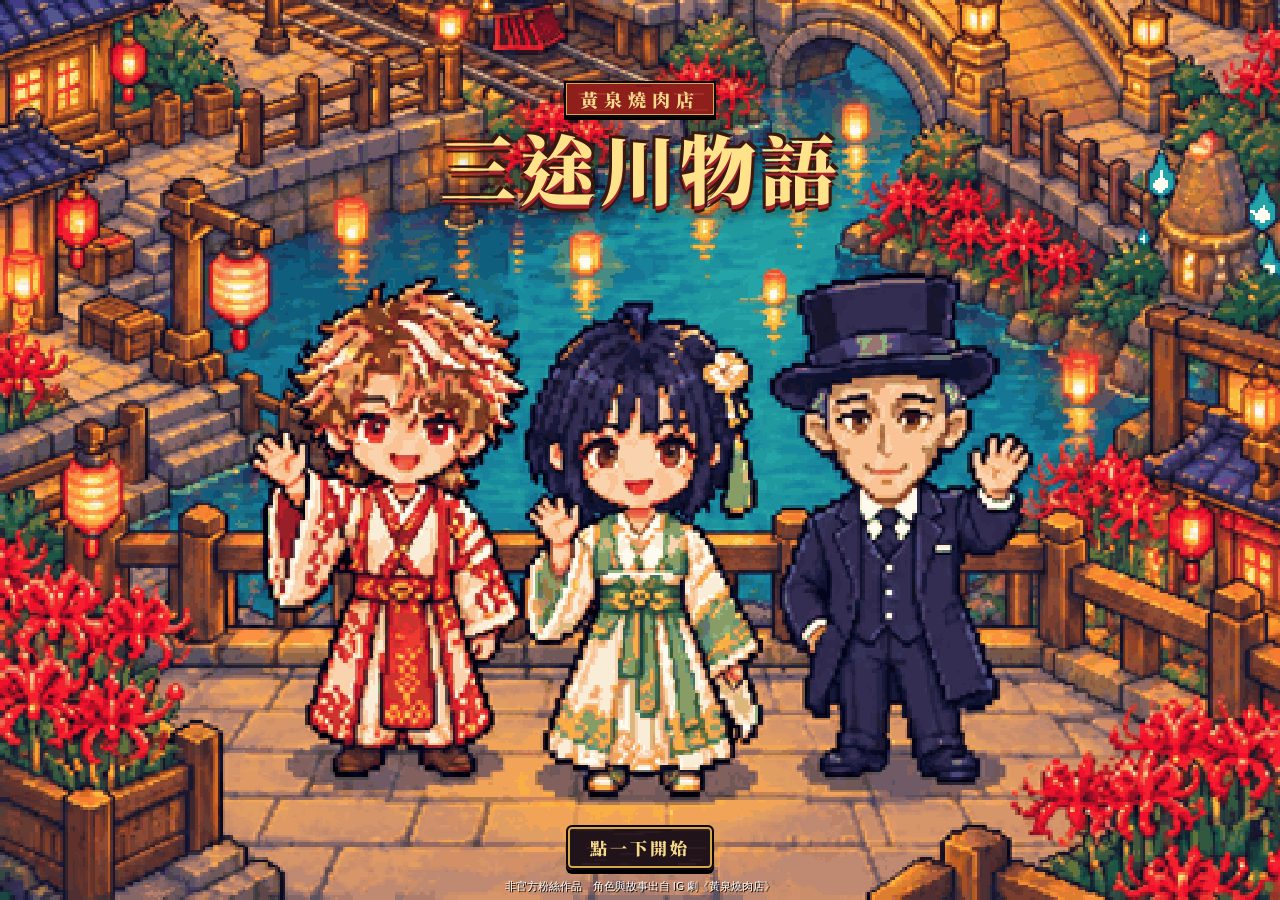
<file: index.html>
<!doctype html>
<html lang="zh-Hant">
<head>
<meta charset="utf-8">
<meta name="viewport" content="width=device-width, initial-scale=1, maximum-scale=1, user-scalable=no, viewport-fit=cover">
<meta name="theme-color" content="#16142b">
<title>三途川物語</title>
<link rel="icon" type="image/png" href="favicon.png?v=1">
<link rel="apple-touch-icon" href="icon-180.png?v=1">
<link rel="manifest" href="manifest.webmanifest">
<meta name="apple-mobile-web-app-title" content="三途川物語">
<meta name="apple-mobile-web-app-capable" content="yes">
<meta name="mobile-web-app-capable" content="yes">
<meta name="apple-mobile-web-app-status-bar-style" content="black-translucent">
<link rel="preconnect" href="https://fonts.googleapis.com">
<link href="https://fonts.googleapis.com/css2?family=Noto+Serif+TC:wght@700;900&display=swap" rel="stylesheet">
<link rel="stylesheet" href="style.css?v=20261026k">
</head>
<body>
<div id="app">
  <canvas id="view"></canvas>

  <header id="topbar">
    <div class="hud-row">
      <button class="chip date" id="tb-date" title="點一下切換速度"><b id="tb-y">1</b><small>年</small><b id="tb-m">1</b><small>月</small><b id="tb-w">1</b><small>週</small><span id="weekbar"><i></i></span></button>
      <div class="chip money" id="tb-money" title="冥紙"><i class="ic coin"></i><b>0</b></div>
    </div>
    <div class="hud-row r2">
      <button class="chip speed" id="tb-speed" title="速度">▶</button>
      <div class="chip" id="tb-merit" title="功德"><i class="ic lotus"></i><b>0</b></div>
      <div class="chip" id="tb-helped" title="已幫助"><i class="ic heart"></i><b>0</b><small>人</small></div>
    </div>
  </header>

  <div id="goal" hidden></div>
  <div id="ribbon"></div>
  <div id="notices"></div>
  <button id="gauge" data-panel="info" title="街區評價與位階">
    <span class="g-title">評價</span><span id="g-stars"></span>
    <span id="g-rank"></span><span class="bar"><i id="g-bar"></i></span>
  </button>

  <div id="follow" hidden></div>
  <div id="placebar" hidden>
    <span id="place-label"></span>
    <button id="place-rot">轉向</button>
    <button id="place-ok">建造</button>
    <button id="place-cancel">取消</button>
  </div>

  <nav id="menu" hidden>
    <button data-panel="residents"><img src="art/chars/yutong-face.png" alt=""><span>居民</span></button>
    <button data-panel="patrol"><img src="art/chars/dabao-face.png" alt=""><span>巡守</span></button>
    <button data-panel="items"><i class="ic lantern"></i><span>道具</span></button>
    <button data-panel="info"><img src="art/chars/guanyin-face.png" alt=""><span>情報</span></button>
    <button data-panel="settings"><i class="ic gear"></i><span>設定</span></button>
  </nav>

  <div id="expstrip" hidden>
    <canvas></canvas>
    <div class="es-head"><b id="es-name"></b><span id="es-left"></span></div>
    <div class="es-bar"><i id="es-bar"></i></div>
  </div>

  <nav id="bottombar">
    <button data-panel="build" class="bb big"><i class="ic house"></i><span>建設</span></button>
    <button data-panel="requests" class="bb mid" id="reqbtn"><i class="ic scroll"></i><span>委託簿</span><em hidden>!</em></button>
    <button id="bb-menu" class="bb big"><i class="ic menu"></i><span>選單</span></button>
  </nav>

  <section id="sheet" hidden>
    <div class="sheet-head"><h2 id="sheet-title"></h2><button id="sheet-close">返回</button></div>
    <div id="sheet-body"></div>
  </section>

  <div id="dialog" hidden>
    <div class="dlg-title" id="dlg-title" hidden></div>
    <div class="dlg-box">
      <div class="dlg-face" id="dlg-face"></div>
      <div class="dlg-text"><div class="dlg-name" id="dlg-name"></div><div id="dlg-line"></div><div class="dlg-ep" id="dlg-ep"></div></div>
      <div class="dlg-next">▼</div>
    </div>
  </div>

  <div id="modal" hidden></div>

  <section id="title" hidden>
    <div class="title-art"></div>
    <div class="title-logo">
      <div class="tl-sub">黃泉燒肉店</div>
      <h1>三途川物語</h1>
    </div>
    <button id="title-tap"><span>點一下開始</span></button>
    <div id="title-slots" hidden></div>
    <p class="title-credit">非官方粉絲作品　角色與故事出自 IG 劇《黃泉燒肉店》</p>
  </section>

  <section id="loading">
    <div class="ld-fog"></div>
    <div class="ld-box">
      <div class="ld-sub">黃泉燒肉店</div>
      <div class="ld-name">三途川物語</div>
      <div class="ld-track">
        <div class="ld-bar"><i id="ld-fill"></i></div>
        <i id="ld-walker"></i>
      </div>
      <div class="ld-row"><span id="ld-label">讀取中</span><span class="ld-dots"><i></i><i></i><i></i></span><b id="ld-pct">0%</b></div>
      <p id="ld-tip"></p>
    </div>
  </section>
</div>

<!-- 內建範例資料（data/*.js 缺的時候補位） -->
<script src="src/sample-data.js?v=20261026k"></script>
<!-- 引擎 -->
<script src="src/util.js?v=20261026k"></script>
<script src="src/iso.js?v=20261026k"></script>
<script src="src/icons.js?v=20261026k"></script>
<script src="src/sfx.js?v=20261026k"></script>
<script src="src/data.js?v=20261026k"></script>
<script src="src/assets.js?v=20261026k"></script>
<script src="src/map.js?v=20261026k"></script>
<script src="src/state.js?v=20261026k"></script>
<script src="src/entities.js?v=20261026k"></script>
<script src="src/sim.js?v=20261026k"></script>
<script src="src/story.js?v=20261026k"></script>
<script src="src/battle.js?v=20261026k"></script>
<script src="src/expstrip.js?v=20261026k"></script>
<script src="src/render.js?v=20261026k"></script>
<script src="src/input.js?v=20261026k"></script>
<script src="src/ui.js?v=20261026k"></script>
<script src="src/title.js?v=20261026k"></script>
<script src="src/loading.js?v=20261026k"></script>
<script src="src/main.js?v=20261026k"></script>
<!-- 最後：依序載入 data/*.js（有就用、沒有就跳過），然後開機 -->
<script src="src/boot.js?v=20261026k"></script>
</body>
</html>
</file>
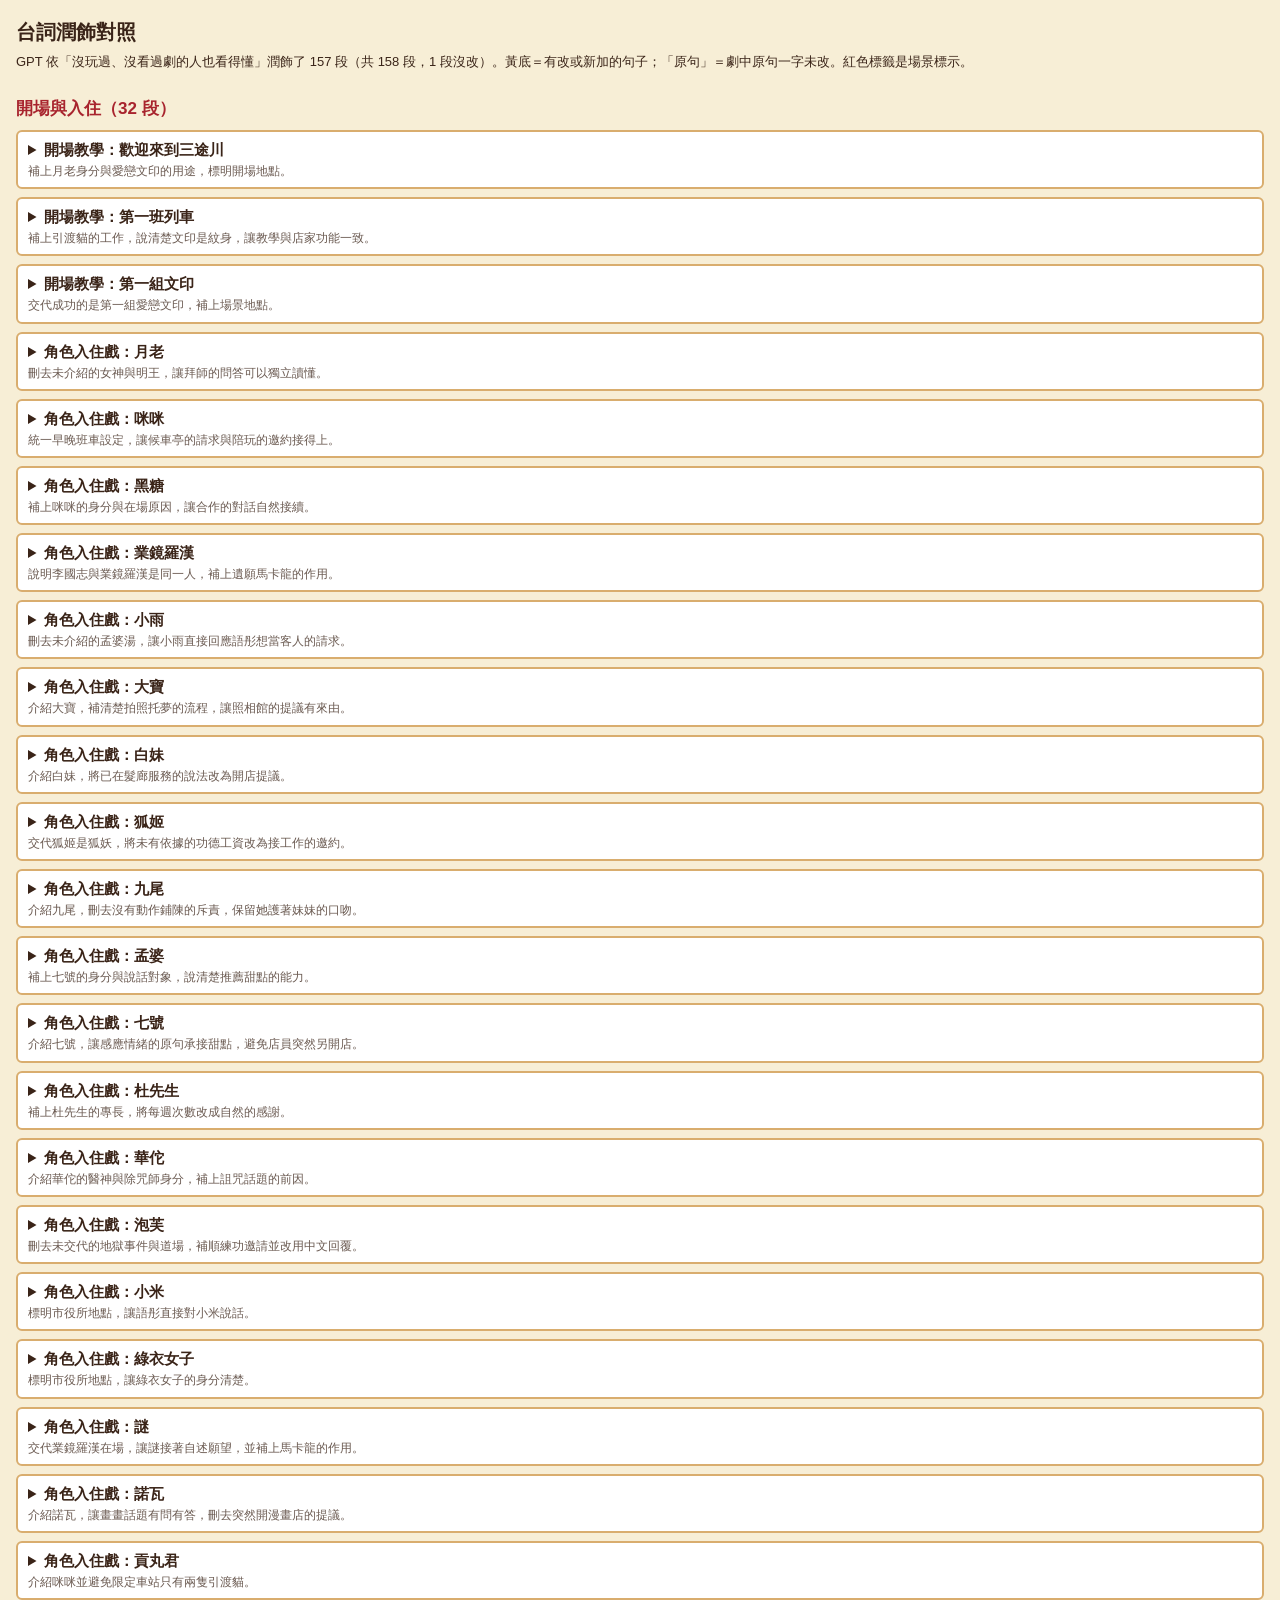
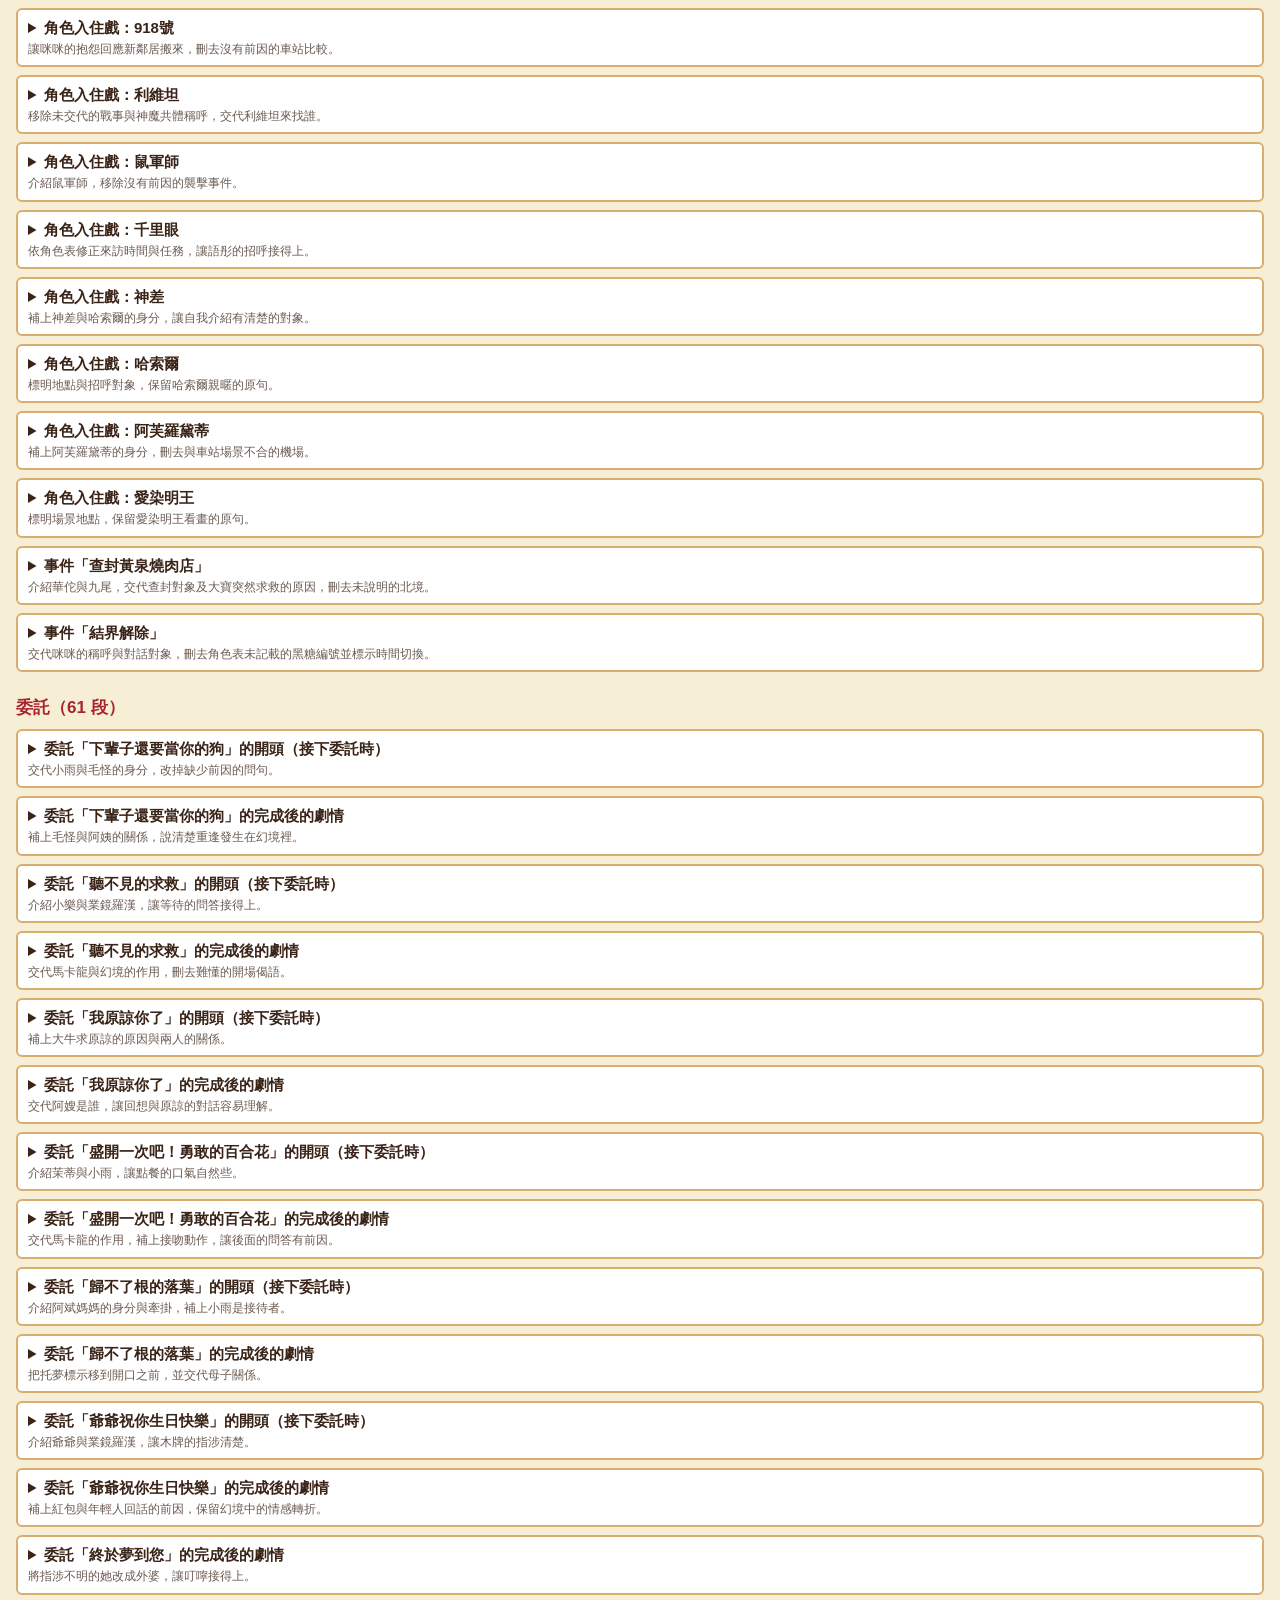
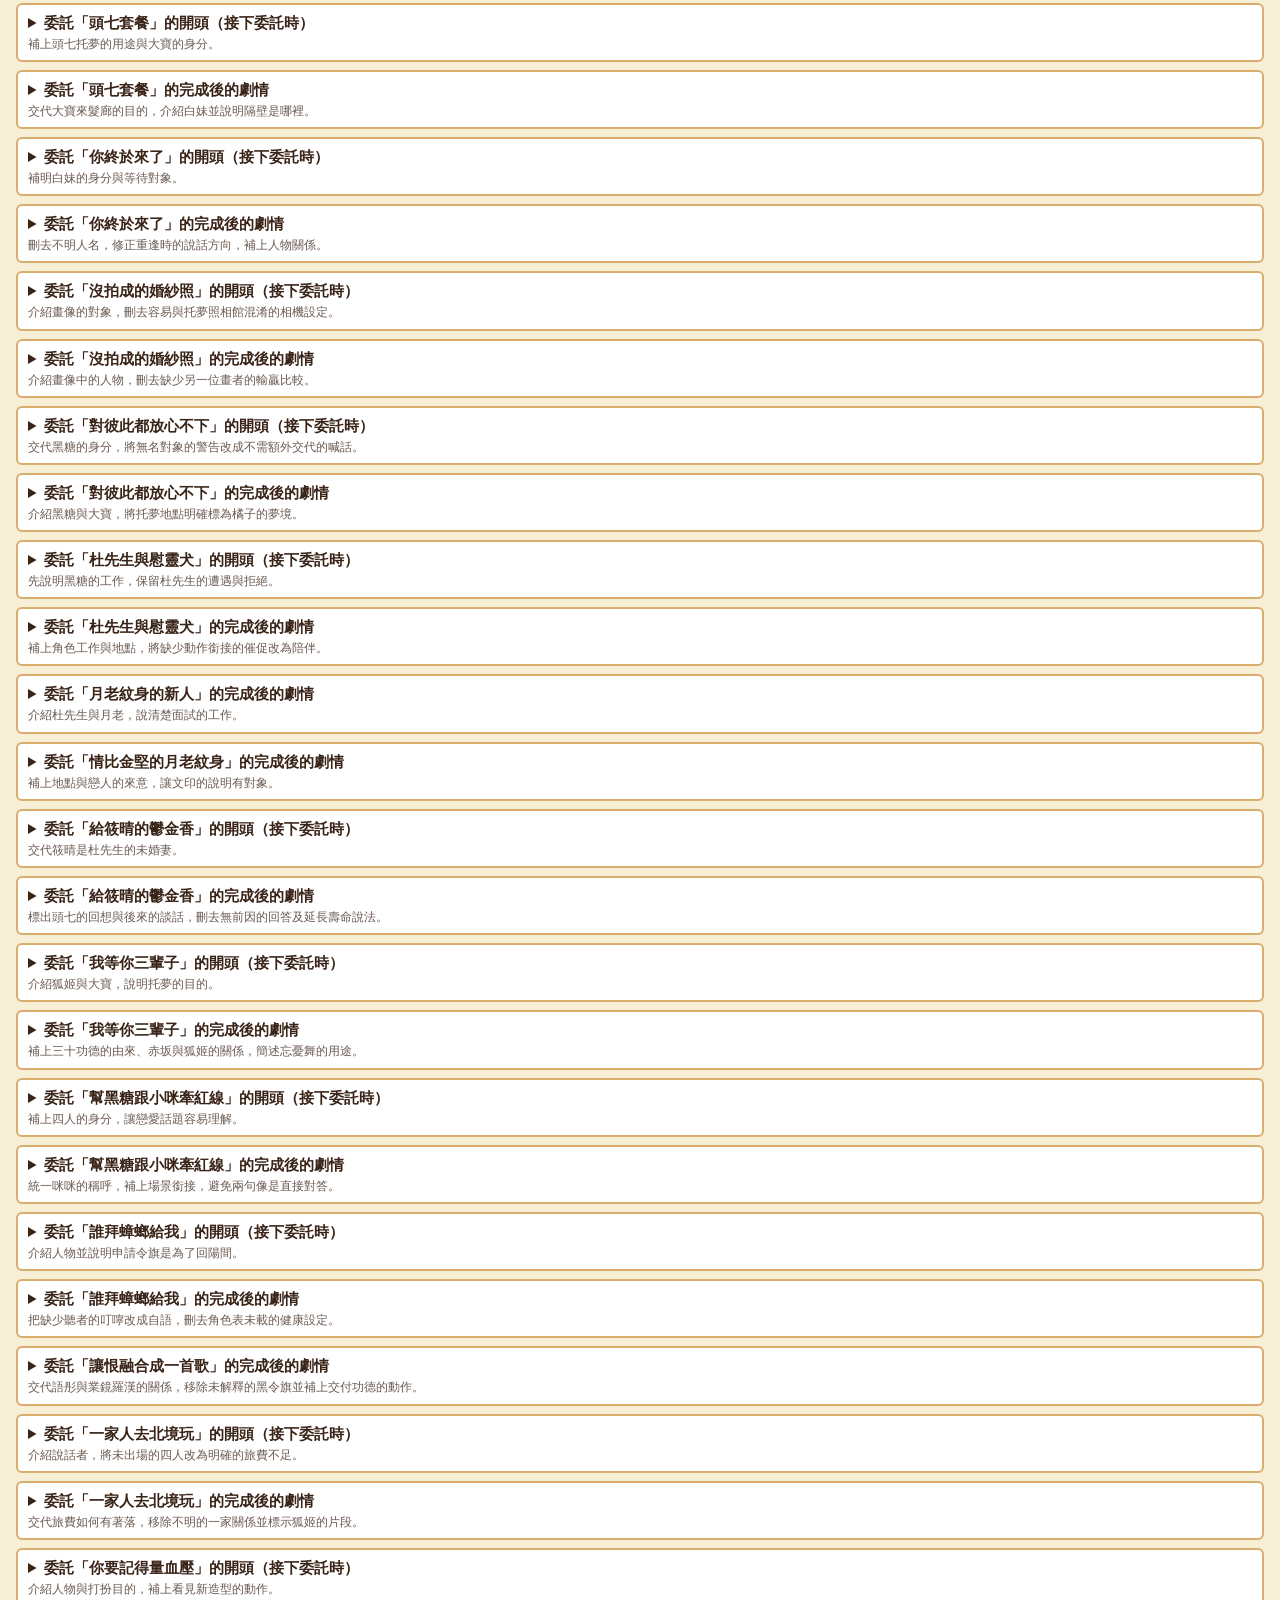
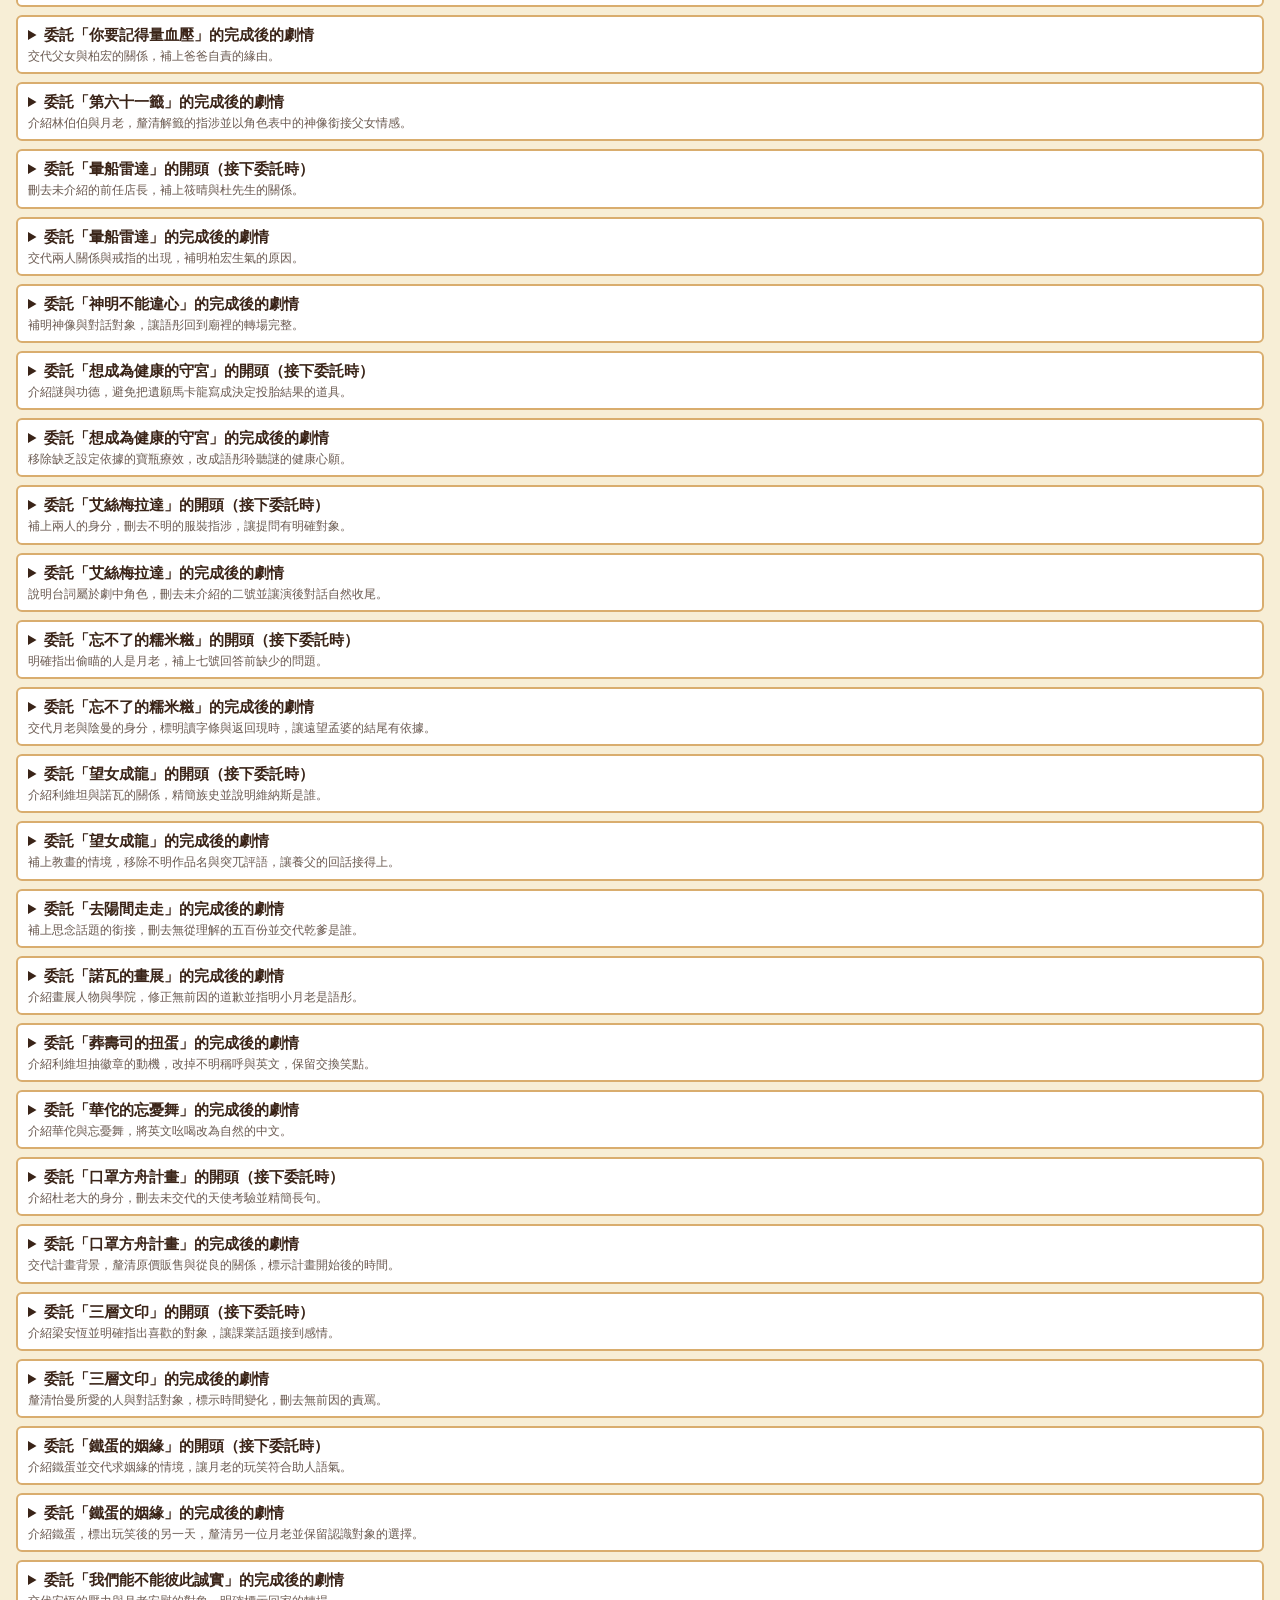
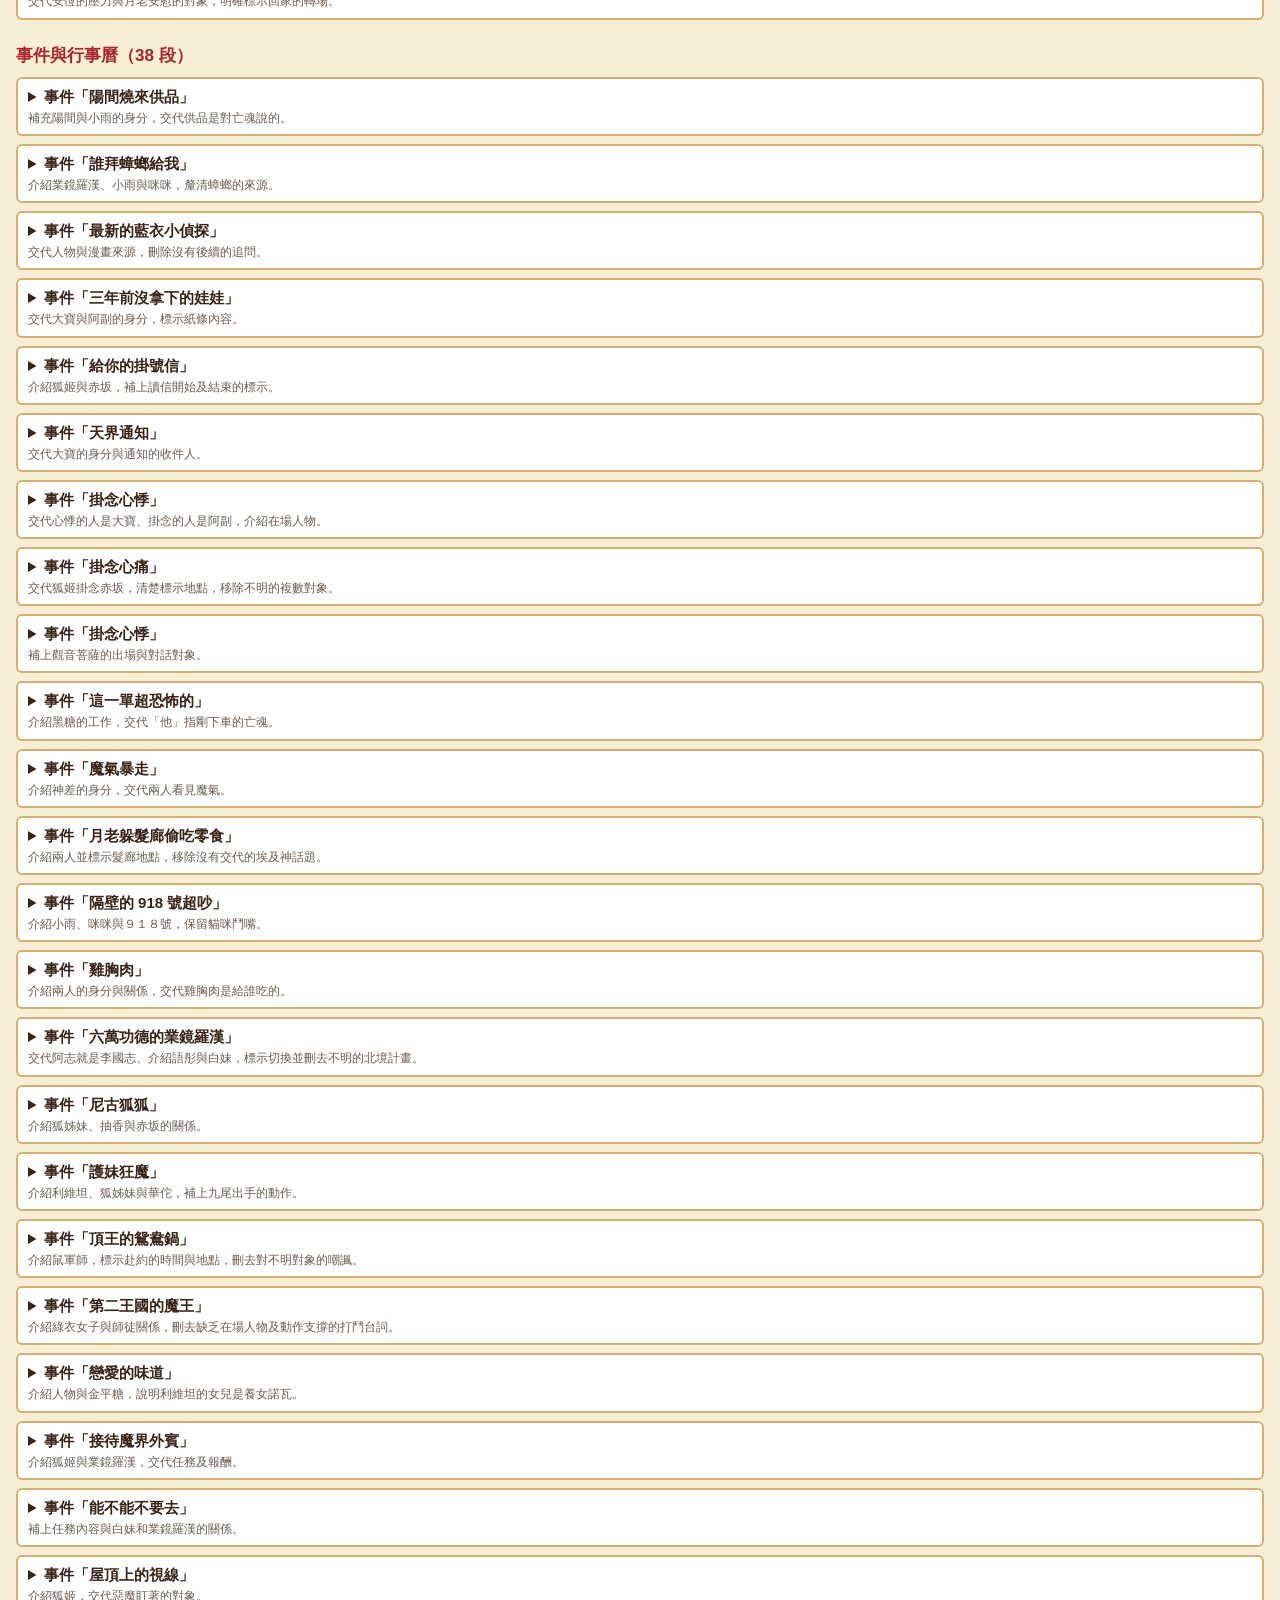
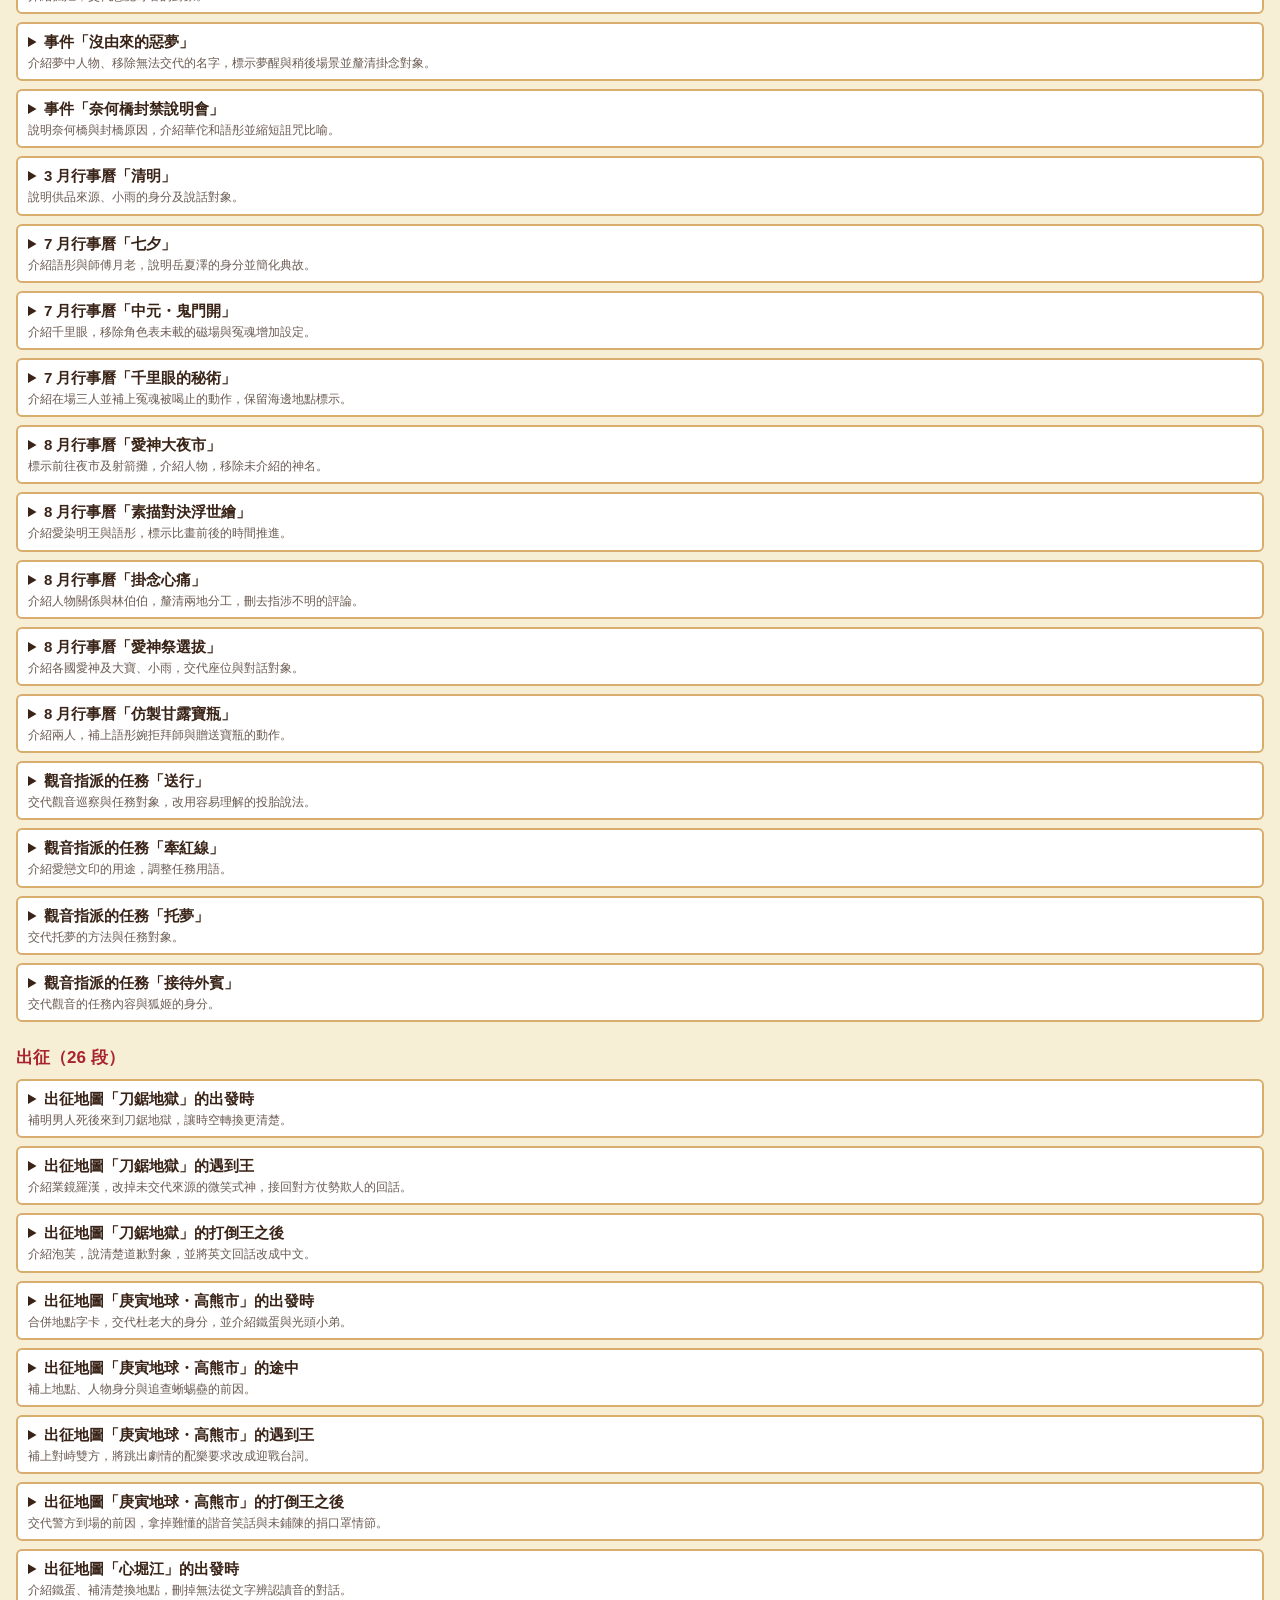
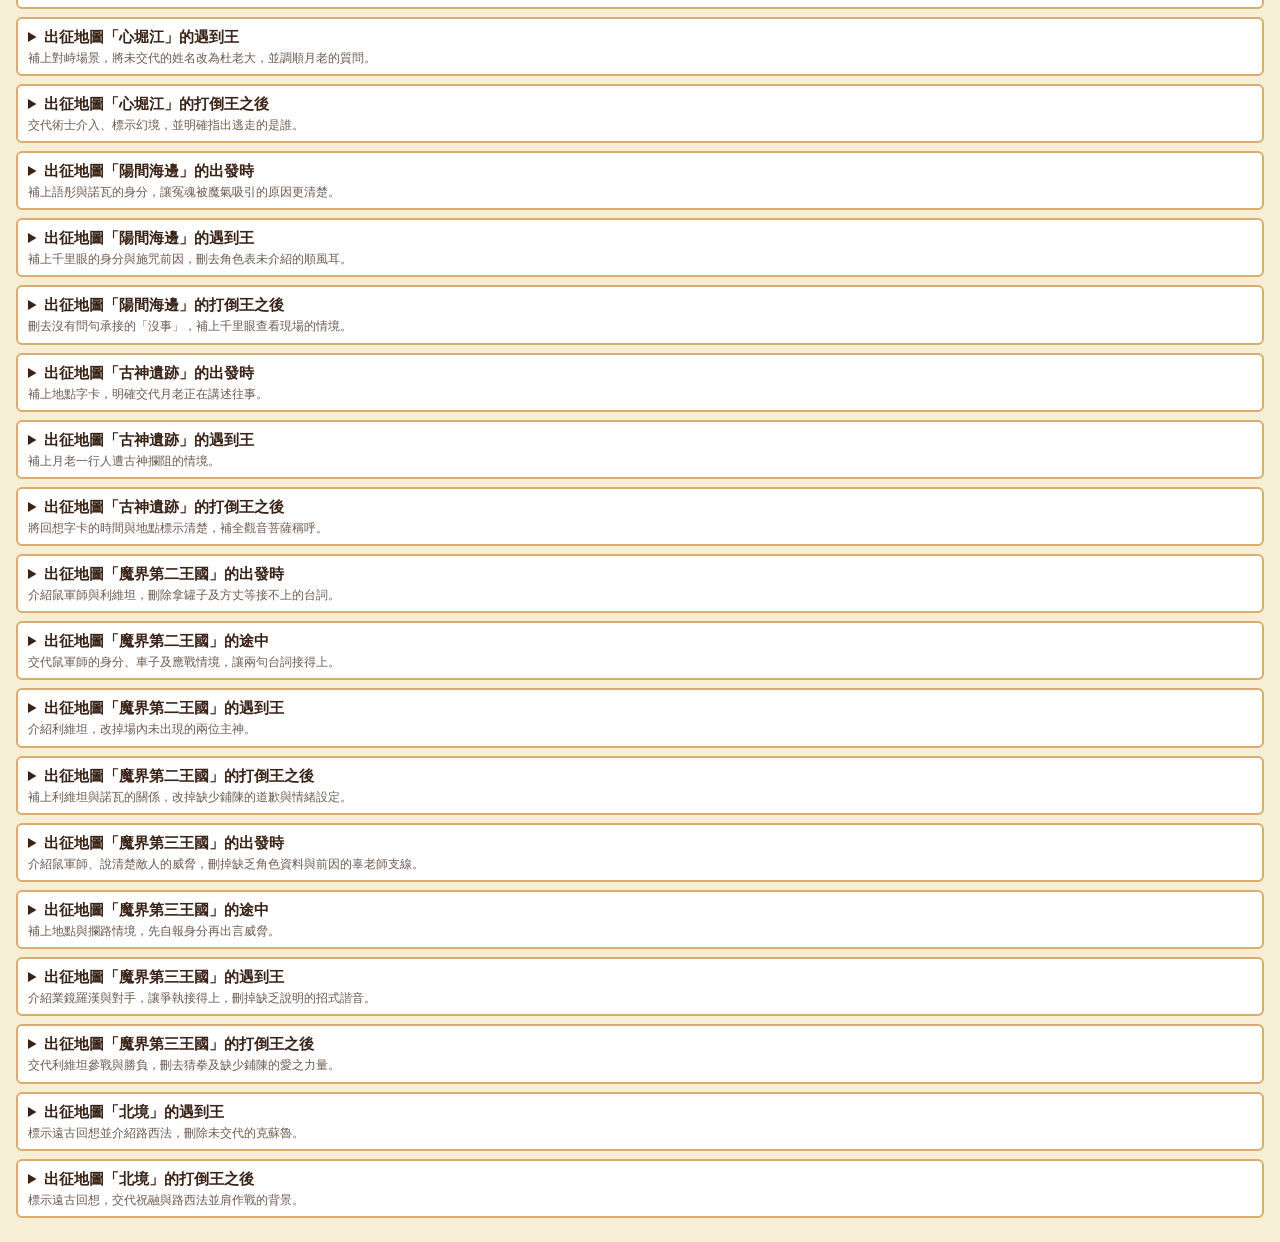
<file: docs/台詞潤飾對照.html>
<!doctype html><html lang="zh-Hant"><head><meta charset="utf-8"><meta name="viewport" content="width=device-width,initial-scale=1"><title>台詞潤飾對照</title><style>
:root{--bg:#f7eed6;--ink:#3a2418;--card:#fff;--line:#d9ad6e;--chg:#fff3c4;--tag:#a8242e}
@media (prefers-color-scheme:dark){:root{--bg:#1d1a22;--ink:#eee4d2;--card:#2a2530;--line:#5a4a3a;--chg:#3a3320}}
body{margin:0;padding:16px;background:var(--bg);color:var(--ink);font:15px/1.6 "PingFang TC","Noto Sans TC",sans-serif}
h1{font-size:20px;margin:0 0 4px}h2{font-size:17px;margin:22px 0 8px;color:var(--tag)}p.note{font-size:13px;margin:0 0 12px}
details{background:var(--card);border:2px solid var(--line);border-radius:6px;margin:0 0 8px;padding:6px 10px}
summary{font-weight:700;cursor:pointer}summary small{display:block;font-weight:400;font-size:12px;opacity:.75}
.two{display:grid;grid-template-columns:1fr 1fr;gap:10px;margin-top:8px}@media (max-width:640px){.two{grid-template-columns:1fr}}
h4{margin:0 0 4px;font-size:13px;opacity:.7}.l{font-size:14px;padding:2px 4px;border-radius:3px}.l b{margin-right:6px}.l.chg{background:var(--chg)}
.l i{font-style:normal;font-size:11px;opacity:.6}.tag{display:inline-block;margin-right:6px;padding:0 6px;color:#fff3cc;background:var(--tag);border-radius:3px;font-size:13px}
</style></head><body><h1>台詞潤飾對照</h1><p class="note">GPT 依「沒玩過、沒看過劇的人也看得懂」潤飾了 157 段（共 158 段，1 段沒改）。黃底＝有改或新加的句子；「原句」＝劇中原句一字未改。紅色標籤是場景標示。</p><h2>開場與入住（32 段）</h2><details><summary>開場教學：歡迎來到三途川<small>補上月老身分與愛戀文印的用途，標明開場地點。</small></summary><div class="two"><div><h4>原本</h4><div class="l chg"><b>旁白</b>三途川岸邊。列車每天早晚各一班，把剛過世的亡魂載到這裡。</div><div class="l same"><b>旁白</b>車站前只有一間茶館，其他都還是空地。</div><div class="l same"><b>語彤</b>啊，你來了！歡迎來到三途川！我是剛當上實習月老的語彤。</div><div class="l same"><b>語彤</b>從今天起，這片河岸交給我們。……對吧，師傅？</div><div class="l chg"><b>月老</b>對。亡魂下了車，心裡還掛著放不下的事。幫他們了卻心願、安心上路，就是月老的工作。</div><div class="l chg"><b>月老</b>你當初說想學愛戀文印。為什麼？</div><div class="l same"><b>語彤</b>因為我想幫助相愛的人不分離 <i>原句</i></div><div class="l same"><b>月老</b>你知道神為什麼喜歡幫人類嗎　因為你們執著的樣子　會讓神想起還是人類時的可愛 <i>原句</i></div><div class="l same"><b>語彤</b>我先跟你說這裡怎麼運作。亡魂頭上的泡泡，是他們還沒完成的心願。</div><div class="l same"><b>語彤</b>蓋對的店，亡魂就會走進去，付冥紙給店家。心願完成了，他們就越來越安心。</div><div class="l same"><b>語彤</b>冥紙拿來蓋店，每個月底也要付維持費。功德是做好事累積的，蓋名店、擴建都要用。</div><div class="l same"><b>語彤</b>安心的亡魂，可以邀請他留下來當街坊，或送他去投胎。不管哪一種，都算幫助了一個人。</div><div class="l same"><b>語彤</b>觀音菩薩每季會來巡察。幫助的人夠多，我就能從實習月老升上去！看不懂的時候，打開「選單 → 情報」。</div><div class="l same"><b>月老</b>那就從紋身店開始。我在店裡替人做文印，你們負責讓客人找得到這裡。</div><div class="l same"><b>語彤</b>按下面的「建設」，把「月老紋身店」蓋在車站附近吧！</div></div><div><h4>GPT 潤飾後</h4><div class="l chg"><b>旁白</b><span class="tag">三途川・車站前</span>列車每天早晚各一班，把剛過世的亡魂載到河岸。</div><div class="l same"><b>旁白</b>車站前只有一間茶館，其他都還是空地。</div><div class="l same"><b>語彤</b>啊，你來了！歡迎來到三途川！我是剛當上實習月老的語彤。</div><div class="l same"><b>語彤</b>從今天起，這片河岸交給我們。……對吧，師傅？</div><div class="l chg"><b>月老</b>對。我是語彤的師傅，月下老人。亡魂來到這裡，心裡常有放不下的事，我們就幫他們了卻心願。</div><div class="l chg"><b>月老</b>你當初說想學愛戀文印，就是替相愛的靈魂做的紋身。為什麼想學？</div><div class="l same"><b>語彤</b>因為我想幫助相愛的人不分離 <i>原句</i></div><div class="l same"><b>月老</b>你知道神為什麼喜歡幫人類嗎　因為你們執著的樣子　會讓神想起還是人類時的可愛 <i>原句</i></div><div class="l same"><b>語彤</b>我先跟你說這裡怎麼運作。亡魂頭上的泡泡，是他們還沒完成的心願。</div><div class="l same"><b>語彤</b>蓋對的店，亡魂就會走進去，付冥紙給店家。心願完成了，他們就越來越安心。</div><div class="l same"><b>語彤</b>冥紙拿來蓋店，每個月底也要付維持費。功德是做好事累積的，蓋名店、擴建都要用。</div><div class="l same"><b>語彤</b>安心的亡魂，可以邀請他留下來當街坊，或送他去投胎。不管哪一種，都算幫助了一個人。</div><div class="l same"><b>語彤</b>觀音菩薩每季會來巡察。幫助的人夠多，我就能從實習月老升上去！看不懂的時候，打開「選單 → 情報」。</div><div class="l same"><b>月老</b>那就從紋身店開始。我在店裡替人做文印，你們負責讓客人找得到這裡。</div><div class="l same"><b>語彤</b>按下面的「建設」，把「月老紋身店」蓋在車站附近吧！</div></div></div></details><details><summary>開場教學：第一班列車<small>補上引渡貓的工作，說清楚文印是紋身，讓教學與店家功能一致。</small></summary><div class="two"><div><h4>原本</h4><div class="l same"><b>車站廣播</b>列車進站　請引渡貓就位 <i>原句</i></div><div class="l chg"><b>月老</b>來了。看亡魂頭上的泡泡，那是他們現在最想做的事。</div><div class="l chg"><b>月老</b>想求文印的人會走進紋身店。等兩個人都到了，我們就替他們牽紅線。</div><div class="l same"><b>月老</b>其他心願也一樣：蓋了對的店，亡魂就會去。心願滿足了，他們就越來越安心。</div></div><div><h4>GPT 潤飾後</h4><div class="l chg"><b>旁白</b><span class="tag">三途川・車站月台</span>第一班載著亡魂的列車進站了。</div><div class="l same"><b>車站廣播</b>列車進站　請引渡貓就位 <i>原句</i></div><div class="l chg"><b>月老</b>引渡貓會帶亡魂下車。看他們頭上的泡泡，那是他們現在最想做的事。</div><div class="l chg"><b>月老</b>想和戀人做愛戀文印的亡魂，會走進月老紋身店。等兩個人都到了，我們就替他們做紋身。</div><div class="l same"><b>月老</b>其他心願也一樣：蓋了對的店，亡魂就會去。心願滿足了，他們就越來越安心。</div></div></div></details><details><summary>開場教學：第一組文印<small>交代成功的是第一組愛戀文印，補上場景地點。</small></summary><div class="two"><div><h4>原本</h4><div class="l same"><b>語彤</b>成功了！</div><div class="l same"><b>月老</b>文印可以跨越輪迴　即便過奈何橋也不會消散 <i>原句</i></div><div class="l same"><b>月老</b>一組文印，就是幫助了兩個人。右下角的牌子記著你幫過多少人。</div><div class="l same"><b>月老</b>安心的亡魂有時會想留下來。邀請他們當街坊，街上就多了幫手。</div><div class="l same"><b>月老</b>街上熱鬧起來，地府的熟面孔也會搬來，各自帶著自己的店。</div><div class="l same"><b>月老</b>我在紋身店裡。有事就來找我。</div></div><div><h4>GPT 潤飾後</h4><div class="l chg"><b>旁白</b><span class="tag">三途川・月老紋身店</span>第一對戀人的愛戀文印完成了。</div><div class="l same"><b>語彤</b>成功了！</div><div class="l same"><b>月老</b>文印可以跨越輪迴　即便過奈何橋也不會消散 <i>原句</i></div><div class="l same"><b>月老</b>一組文印，就是幫助了兩個人。右下角的牌子記著你幫過多少人。</div><div class="l same"><b>月老</b>安心的亡魂有時會想留下來。邀請他們當街坊，街上就多了幫手。</div><div class="l same"><b>月老</b>街上熱鬧起來，地府的熟面孔也會搬來，各自帶著自己的店。</div><div class="l same"><b>月老</b>我在紋身店裡。有事就來找我。</div></div></div></details><details><summary>角色入住戲：月老<small>刪去未介紹的女神與明王，讓拜師的問答可以獨立讀懂。</small></summary><div class="two"><div><h4>原本</h4><div class="l chg"><b>月老</b>所有愛神都指名你當徒弟　為什麼選我？ <i>原句</i></div><div class="l chg"><b>語彤</b>我想選月老　那兩位女神感覺很瘋癲　明王大人很好　但我不想離開這裡 <i>原句</i></div></div><div><h4>GPT 潤飾後</h4><div class="l chg"><b>旁白</b><span class="tag">三途川・月老紋身店</span>實習月老語彤和師傅聊起拜師的事。</div><div class="l chg"><b>月老</b>其他愛神也想收你當徒弟，為什麼選我？</div><div class="l chg"><b>語彤</b>因為我想留在三途川，跟師傅學愛戀文印，幫助相愛的人不分離。</div></div></div></details><details><summary>角色入住戲：咪咪<small>統一早晚班車設定，讓候車亭的請求與陪玩的邀約接得上。</small></summary><div class="two"><div><h4>原本</h4><div class="l chg"><b>旁白</b>一隻貓從月台跑了過來，在語彤腳邊坐下。</div><div class="l same"><b>咪咪</b>妳就是新來的實習月老？我是 917 號引渡貓，咪咪。下車的亡魂都是我帶路的。</div><div class="l chg"><b>咪咪</b>早上和下午各一班車　其他時間都在睡覺 <i>原句</i></div><div class="l chg"><b>咪咪</b>所以車站旁邊要有個候車亭，讓我等車的時候可以睡。</div><div class="l chg"><b>咪咪</b>以後我是三途川的引渡貓　你下班要常來陪我玩哦 <i>原句</i></div><div class="l same"><b>語彤</b>好，一言為定！</div></div><div><h4>GPT 潤飾後</h4><div class="l chg"><b>旁白</b><span class="tag">三途川・車站月台</span>一隻貓跑到語彤腳邊，坐了下來。</div><div class="l same"><b>咪咪</b>妳就是新來的實習月老？我是 917 號引渡貓，咪咪。下車的亡魂都是我帶路的。</div><div class="l chg"><b>咪咪</b>我只上早晚兩班車，其他時間都在睡覺。</div><div class="l chg"><b>咪咪</b>車站旁邊可以蓋個候車亭嗎？等車的時候，我想找個地方睡。</div><div class="l chg"><b>咪咪</b>還有，妳下班要常來陪我玩喔。</div><div class="l same"><b>語彤</b>好，一言為定！</div></div></div></details><details><summary>角色入住戲：黑糖<small>補上咪咪的身分與在場原因，讓合作的對話自然接續。</small></summary><div class="two"><div><h4>原本</h4><div class="l chg"><b>旁白</b>剛下車的亡魂身邊，坐著一個安安靜靜的少年。</div><div class="l same"><b>黑糖</b>我叫黑糖 <i>原句</i></div><div class="l same"><b>黑糖</b>我是慰靈犬。有人陪著，難過的亡魂會比較快安心。</div><div class="l same"><b>咪咪</b>引渡貓和慰靈犬要合作　幫助靈魂適應地府 <i>原句</i></div><div class="l same"><b>語彤</b>那就住下來吧！我幫你蓋一間小屋。</div></div><div><h4>GPT 潤飾後</h4><div class="l chg"><b>旁白</b><span class="tag">三途川・車站月台</span>引渡貓咪咪帶著亡魂下車，一位安靜的少年陪在亡魂身邊。</div><div class="l same"><b>黑糖</b>我叫黑糖 <i>原句</i></div><div class="l same"><b>黑糖</b>我是慰靈犬。有人陪著，難過的亡魂會比較快安心。</div><div class="l same"><b>咪咪</b>引渡貓和慰靈犬要合作　幫助靈魂適應地府 <i>原句</i></div><div class="l same"><b>語彤</b>那就住下來吧！我幫你蓋一間小屋。</div></div></div></details><details><summary>角色入住戲：業鏡羅漢<small>說明李國志與業鏡羅漢是同一人，補上遺願馬卡龍的作用。</small></summary><div class="two"><div><h4>原本</h4><div class="l chg"><b>旁白</b>觀音菩薩帶著一個人來到河岸。</div><div class="l same"><b>觀音菩薩</b>刀鋸使李國志聽令　即日起命你掌管黃泉燒肉店 <i>原句</i></div><div class="l same"><b>業鏡羅漢</b>刀鋸使李國志遵命　謝觀音菩薩賞賜 <i>原句</i></div><div class="l same"><b>觀音菩薩</b>燒肉店就開在這條河岸上。讓亡魂上路之前，好好吃最後一頓。</div><div class="l chg"><b>業鏡羅漢</b>吃完遺願馬卡龍的亡魂，就能放下執念去投胎。</div><div class="l same"><b>語彤</b>業鏡羅漢，以後請多指教！</div></div><div><h4>GPT 潤飾後</h4><div class="l chg"><b>旁白</b><span class="tag">三途川・河岸</span>觀音菩薩帶著李國志來了。他曾在刀鋸地獄當刀鋸使，如今將以業鏡羅漢的身分掌管黃泉燒肉店。</div><div class="l same"><b>觀音菩薩</b>刀鋸使李國志聽令　即日起命你掌管黃泉燒肉店 <i>原句</i></div><div class="l same"><b>業鏡羅漢</b>刀鋸使李國志遵命　謝觀音菩薩賞賜 <i>原句</i></div><div class="l same"><b>觀音菩薩</b>燒肉店就開在這條河岸上。讓亡魂上路之前，好好吃最後一頓。</div><div class="l chg"><b>業鏡羅漢</b>店裡的遺願馬卡龍，能讓亡魂看見自己完成心願的幻境。放下執念後，就能安心去投胎。</div><div class="l same"><b>語彤</b>業鏡羅漢，以後請多指教！</div></div></div></details><details><summary>角色入住戲：小雨<small>刪去未介紹的孟婆湯，讓小雨直接回應語彤想當客人的請求。</small></summary><div class="two"><div><h4>原本</h4><div class="l chg"><b>旁白</b>燒肉店來了一位穿粉紅韓服的新店員。</div><div class="l chg"><b>小雨</b>我是小雨，過世以後就在地府打工，今天起在燒肉店幫忙。</div><div class="l same"><b>小雨</b>我們可不是一家普通的燒肉店哦 <i>原句</i></div><div class="l same"><b>語彤</b>那我可以當第一位客人嗎？</div><div class="l chg"><b>小雨</b>先喝點孟婆湯　等等給你們菜單 <i>原句</i></div></div><div><h4>GPT 潤飾後</h4><div class="l chg"><b>旁白</b><span class="tag">三途川・黃泉燒肉店</span>一位穿粉紅韓服的新店員來報到。</div><div class="l chg"><b>小雨</b>我是小雨，今天起在黃泉燒肉店幫忙。</div><div class="l same"><b>小雨</b>我們可不是一家普通的燒肉店哦 <i>原句</i></div><div class="l same"><b>語彤</b>那我可以當第一位客人嗎？</div><div class="l chg"><b>小雨</b>當然可以！先坐一下，我拿菜單給妳。</div></div></div></details><details><summary>角色入住戲：大寶<small>介紹大寶，補清楚拍照托夢的流程，讓照相館的提議有來由。</small></summary><div class="two"><div><h4>原本</h4><div class="l chg"><b>旁白</b>一位金髮的亡魂下了車，站在空地前看了很久。</div><div class="l same"><b>大寶</b>今天是我的頭七 <i>原句</i></div><div class="l same"><b>大寶</b>我生前是消防員。頭七過了，我想留在這裡，幫亡魂托夢給陽間的人。</div><div class="l chg"><b>大寶</b>心裡想著你思念的對象　只要他沒死就可以 <i>原句</i></div><div class="l same"><b>語彤</b>那這條街就需要一間托夢照相館了！</div></div><div><h4>GPT 潤飾後</h4><div class="l chg"><b>旁白</b><span class="tag">三途川・車站前</span>金髮的亡魂大寶下了車，在空地前站了很久。</div><div class="l same"><b>大寶</b>今天是我的頭七 <i>原句</i></div><div class="l same"><b>大寶</b>我生前是消防員。頭七過了，我想留在這裡，幫亡魂托夢給陽間的人。</div><div class="l chg"><b>大寶</b>到時候，亡魂只要來照相館拍照，就能托夢給還活著的人，把想說的話帶過去。</div><div class="l same"><b>語彤</b>那這條街就需要一間托夢照相館了！</div></div></div></details><details><summary>角色入住戲：白妹<small>介紹白妹，將已在髮廊服務的說法改為開店提議。</small></summary><div class="two"><div><h4>原本</h4><div class="l chg"><b>旁白</b>燒肉店隔壁的空地前，站著一位戴黑框眼鏡的紫髮女生。</div><div class="l chg"><b>白妹</b>我雖然是新人　但活著的時候做了五十年的百元快剪哦 <i>原句</i></div><div class="l chg"><b>白妹</b>靈魂都想漂亮的回去　看自己思念的人　在碧落髮廊能讓靈魂變的美美的唷 <i>原句</i></div><div class="l chg"><b>語彤</b>那就開一間髮廊吧！</div></div><div><h4>GPT 潤飾後</h4><div class="l chg"><b>旁白</b><span class="tag">三途川・黃泉燒肉店旁</span>紫髮、戴黑框眼鏡的理髮師白妹，正在看隔壁的空地。</div><div class="l chg"><b>白妹</b>我叫白妹，活著的時候剪了五十年的百元快剪喔。</div><div class="l chg"><b>白妹</b>我想在這裡開碧落髮廊。亡魂回去看思念的人之前，也能先打扮得漂漂亮亮。</div><div class="l chg"><b>語彤</b>好啊！就在這裡開一間髮廊吧！</div></div></div></details><details><summary>角色入住戲：狐姬<small>交代狐姬是狐妖，將未有依據的功德工資改為接工作的邀約。</small></summary><div class="two"><div><h4>原本</h4><div class="l chg"><b>旁白</b>一位戴著粉紅貓耳、拖著粉紅狐尾的女生，在街口發起了傳單。</div><div class="l same"><b>狐姬</b>我是狐姬，什麼工都打。這條街這麼熱鬧，一定缺人手吧？</div><div class="l same"><b>語彤</b>缺！非常缺！</div><div class="l chg"><b>狐姬</b>那就說好了。工錢要用功德算喔。</div></div><div><h4>GPT 潤飾後</h4><div class="l chg"><b>旁白</b><span class="tag">三途川・街口</span>一位戴粉紅貓耳、拖著粉紅狐尾的狐妖，正在發傳單。</div><div class="l same"><b>狐姬</b>我是狐姬，什麼工都打。這條街這麼熱鬧，一定缺人手吧？</div><div class="l same"><b>語彤</b>缺！非常缺！</div><div class="l chg"><b>狐姬</b>那就說好了！哪間店需要幫忙，記得找我喔。</div></div></div></details><details><summary>角色入住戲：九尾<small>介紹九尾，刪去沒有動作鋪陳的斥責，保留她護著妹妹的口吻。</small></summary><div class="two"><div><h4>原本</h4><div class="l chg"><b>旁白</b>一隻藍色的九尾狐找上門來，劈頭就問狐姬在哪裡。</div><div class="l chg"><b>月老</b>這位是……</div><div class="l chg"><b>九尾</b>臭神明　不要碰我妹 <i>原句</i></div><div class="l chg"><b>狐姬</b>姐？ <i>原句</i></div><div class="l chg"><b>九尾</b>我在這條街設個結界。有我在，魔氣別想靠近我妹。</div></div><div><h4>GPT 潤飾後</h4><div class="l chg"><b>旁白</b><span class="tag">三途川・街口</span>狐姬的姐姐九尾找上門來。這位藍色九尾狐是結界師，一開口就問妹妹在哪裡。</div><div class="l chg"><b>月老</b>妳找狐姬？她就在這裡。</div><div class="l chg"><b>狐姬</b>姐？妳怎麼來了？</div><div class="l chg"><b>九尾</b>我來看看妳。月老，你可別欺負我妹。</div><div class="l chg"><b>九尾</b>我也留下來，在這條街設個結界。有我在，妳就放心吧。</div></div></div></details><details><summary>角色入住戲：孟婆<small>補上七號的身分與說話對象，說清楚推薦甜點的能力。</small></summary><div class="two"><div><h4>原本</h4><div class="l chg"><b>旁白</b>孟婆甜食屋的主人回來了。</div><div class="l same"><b>七號</b>孟婆是很偉大的神　她不止發明孟婆湯和遺願馬卡龍　還研究出各種可以讓靈魂快樂的甜點心 <i>原句</i></div><div class="l chg"><b>孟婆</b>有空來店裡坐坐。想吃什麼，七號都會知道。</div><div class="l same"><b>旁白</b>月老看著她的背影，很久都沒有說話。</div></div><div><h4>GPT 潤飾後</h4><div class="l chg"><b>旁白</b><span class="tag">三途川・孟婆甜食屋</span>經營甜食屋的孟婆來了，店員七號正在向月老介紹她。</div><div class="l same"><b>七號</b>孟婆是很偉大的神　她不止發明孟婆湯和遺願馬卡龍　還研究出各種可以讓靈魂快樂的甜點心 <i>原句</i></div><div class="l chg"><b>孟婆</b>有空來店裡坐坐。七號能感應客人的心情，幫你挑甜點。</div><div class="l same"><b>旁白</b>月老看著她的背影，很久都沒有說話。</div></div></div></details><details><summary>角色入住戲：七號<small>介紹七號，讓感應情緒的原句承接甜點，避免店員突然另開店。</small></summary><div class="two"><div><h4>原本</h4><div class="l chg"><b>旁白</b>一位有著機械手臂的魂偶，捧著一盤甜點走了進來。</div><div class="l chg"><b>七號</b>我是七號，孟婆甜食屋的店員。我想在這條街開店。</div><div class="l same"><b>七號</b>搭配我感應情緒的能力　可以推薦給客人最適合的甜食 <i>原句</i></div><div class="l same"><b>語彤</b>太好了！甜點也是很多亡魂的心願呢。</div></div><div><h4>GPT 潤飾後</h4><div class="l chg"><b>旁白</b><span class="tag">三途川・街上</span>有著機械手臂的魂偶七號，捧著一盤甜點來找語彤。</div><div class="l chg"><b>七號</b>我是七號，在孟婆甜食屋工作。我想把店裡的甜點帶來，讓這條街的客人也嚐嚐。</div><div class="l same"><b>七號</b>搭配我感應情緒的能力　可以推薦給客人最適合的甜食 <i>原句</i></div><div class="l same"><b>語彤</b>太好了！甜點也是很多亡魂的心願呢。</div></div></div></details><details><summary>角色入住戲：杜先生<small>補上杜先生的專長，將每週次數改成自然的感謝。</small></summary><div class="two"><div><h4>原本</h4><div class="l chg"><b>旁白</b>杜先生答應留下來，顧月老紋身店的分店。</div><div class="l same"><b>杜先生</b>我想幫助相愛的人 <i>原句</i></div><div class="l chg"><b>月老</b>有你幫忙，每週能做的文印就更多了。</div></div><div><h4>GPT 潤飾後</h4><div class="l chg"><b>旁白</b><span class="tag">三途川・月老紋身店</span>生前就是紋身師的杜先生，答應留下來，照顧三途川分店。</div><div class="l same"><b>杜先生</b>我想幫助相愛的人 <i>原句</i></div><div class="l chg"><b>月老</b>有你幫忙，我們就能替更多相愛的人做文印了。</div></div></div></details><details><summary>角色入住戲：華佗<small>介紹華佗的醫神與除咒師身分，補上詛咒話題的前因。</small></summary><div class="two"><div><h4>原本</h4><div class="l chg"><b>旁白</b>月老的好朋友華佗結束了東京的巡迴演出，回到三途川。</div><div class="l same"><b>華佗</b>好久不見。聽說你收了個徒弟？</div><div class="l chg"><b>月老</b>她叫語彤。你的醫館，就開在這條街吧。</div><div class="l same"><b>華佗</b>在我面前沒有詛咒可以帶走靈魂 <i>原句</i></div></div><div><h4>GPT 潤飾後</h4><div class="l chg"><b>旁白</b><span class="tag">三途川・街上</span>月老的好友、醫神華佗，從東京的巡迴演出回來了。他也是三途川除咒協會的除咒師。</div><div class="l same"><b>華佗</b>好久不見。聽說你收了個徒弟？</div><div class="l chg"><b>月老</b>她叫語彤，剛拜我為師。街上要是有亡魂中了詛咒，還得請你幫忙。</div><div class="l same"><b>華佗</b>在我面前沒有詛咒可以帶走靈魂 <i>原句</i></div></div></div></details><details><summary>角色入住戲：泡芙<small>刪去未交代的地獄事件與道場，補順練功邀請並改用中文回覆。</small></summary><div class="two"><div><h4>原本</h4><div class="l chg"><b>旁白</b>刀鋸地獄的事平息之後，刀鋸使領班泡芙也來到三途川。</div><div class="l chg"><b>泡芙</b>業鏡羅漢以前是我的同事。這條街要是缺人練功，就來我的道場。</div><div class="l chg"><b>語彤</b>可以拜託你嗎？</div><div class="l chg"><b>泡芙</b>no problem <i>原句</i></div></div><div><h4>GPT 潤飾後</h4><div class="l chg"><b>旁白</b><span class="tag">三途川・街上</span>刀鋸地獄的刀鋸使領班泡芙，也來到三途川。</div><div class="l chg"><b>泡芙</b>業鏡羅漢以前跟我是同事。你們這條街有需要幫忙的地方嗎？</div><div class="l chg"><b>語彤</b>我們想找個人陪街坊練功，可以拜託你嗎？</div><div class="l chg"><b>泡芙</b>沒問題，交給我。</div></div></div></details><details><summary>角色入住戲：小米<small>標明市役所地點，讓語彤直接對小米說話。</small></summary><div class="two"><div><h4>原本</h4><div class="l chg"><b>旁白</b>市役所來了一位新的櫃台人員。</div><div class="l same"><b>小米</b>我是小米。申請令旗、辦轉職，都到櫃台找我。</div><div class="l chg"><b>語彤</b>聽說小米最會對付來鬧事的亡魂了。</div></div><div><h4>GPT 潤飾後</h4><div class="l chg"><b>旁白</b><span class="tag">三途川・市役所</span>櫃台人員小米來報到了。</div><div class="l same"><b>小米</b>我是小米。申請令旗、辦轉職，都到櫃台找我。</div><div class="l chg"><b>語彤</b>那櫃台就拜託妳了！聽說妳最會應付來鬧事的客人。</div></div></div></details><details><summary>角色入住戲：綠衣女子<small>標明市役所地點，讓綠衣女子的身分清楚。</small></summary><div class="two"><div><h4>原本</h4><div class="l chg"><b>旁白</b>市役所又多了一位穿綠衣的職員，臉上一直掛著微笑。</div><div class="l same"><b>綠衣女子</b>世間苦難　微笑面對 <i>原句</i></div></div><div><h4>GPT 潤飾後</h4><div class="l chg"><b>旁白</b><span class="tag">三途川・市役所</span>一位穿綠衣的職員也來報到了，臉上一直掛著微笑。</div><div class="l same"><b>綠衣女子</b>世間苦難　微笑面對 <i>原句</i></div></div></div></details><details><summary>角色入住戲：謎<small>交代業鏡羅漢在場，讓謎接著自述願望，並補上馬卡龍的作用。</small></summary><div class="two"><div><h4>原本</h4><div class="l chg"><b>旁白</b>守宮廣場蓋好了，一隻戴安全帽的守宮精靈搖搖晃晃地走了出來。</div><div class="l same"><b>業鏡羅漢</b>這裡由守宮精靈負責維護　是給擅長畫畫的靈魂賺功德的地方 <i>原句</i></div><div class="l same"><b>業鏡羅漢</b>他是「謎」　因為近親繁殖而有走路不穩的基因缺陷 <i>原句</i></div><div class="l chg"><b>謎</b>我想存功德去吃遺願馬卡龍 <i>原句</i></div></div><div><h4>GPT 潤飾後</h4><div class="l chg"><b>旁白</b><span class="tag">三途川・守宮廣場</span>廣場蓋好了，業鏡羅漢帶著大家認識這裡的守宮精靈。</div><div class="l same"><b>業鏡羅漢</b>這裡由守宮精靈負責維護　是給擅長畫畫的靈魂賺功德的地方 <i>原句</i></div><div class="l same"><b>業鏡羅漢</b>他是「謎」　因為近親繁殖而有走路不穩的基因缺陷 <i>原句</i></div><div class="l chg"><b>旁白</b>戴著安全帽的謎，搖搖晃晃地走了過來。</div><div class="l chg"><b>謎</b>我想存功德去吃遺願馬卡龍，看看自己完成心願的樣子。</div></div></div></details><details><summary>角色入住戲：諾瓦<small>介紹諾瓦，讓畫畫話題有問有答，刪去突然開漫畫店的提議。</small></summary><div class="two"><div><h4>原本</h4><div class="l chg"><b>旁白</b>戴著獨角鯨帽的諾瓦，抱著畫本跑來找語彤。</div><div class="l same"><b>諾瓦</b>大姐姐，我可以跟你學畫畫嗎？</div><div class="l chg"><b>諾瓦</b>人類的世界好漂亮哦　這麼脆弱的建築　在魔界撐不到三天就毀了 <i>原句</i></div><div class="l chg"><b>語彤</b>那我們開一間漫畫店，一起畫吧！</div></div><div><h4>GPT 潤飾後</h4><div class="l chg"><b>旁白</b><span class="tag">三途川・街上</span>魔王利維坦的養女諾瓦，戴著獨角鯨帽，抱著畫本跑來找語彤。</div><div class="l same"><b>諾瓦</b>大姐姐，我可以跟你學畫畫嗎？</div><div class="l chg"><b>語彤</b>可以呀！妳想畫什麼？</div><div class="l chg"><b>諾瓦</b>我想畫陽間的房子。人類住的地方好漂亮，我想把它們畫下來。</div><div class="l chg"><b>語彤</b>好，那我們就從房子開始，一起畫吧！</div></div></div></details><details><summary>角色入住戲：貢丸君<small>介紹咪咪並避免限定車站只有兩隻引渡貓。</small></summary><div class="two"><div><h4>原本</h4><div class="l chg"><b>旁白</b>車站又來了一隻黑色的引渡貓。</div><div class="l chg"><b>咪咪</b>牠是 295 號，貢丸君。以後車站有兩隻貓帶路了！</div></div><div><h4>GPT 潤飾後</h4><div class="l chg"><b>旁白</b><span class="tag">三途川・車站</span>引渡貓咪咪迎來了一位新夥伴，是一隻黑色的引渡貓。</div><div class="l chg"><b>咪咪</b>牠是２９５號，貢丸君。以後可以一起幫亡魂帶路了！</div></div></div></details><details><summary>角色入住戲：918號<small>讓咪咪的抱怨回應新鄰居搬來，刪去沒有前因的車站比較。</small></summary><div class="two"><div><h4>原本</h4><div class="l chg"><b>旁白</b>咪咪隔壁的 918 號引渡貓也搬過來了。</div><div class="l chg"><b>咪咪</b>車站才不好　隔壁的918號超吵 <i>原句</i></div></div><div><h4>GPT 潤飾後</h4><div class="l chg"><b>旁白</b><span class="tag">三途川・車站</span>引渡貓咪咪發現，隔壁那隻灰色的９１８號也搬過來了。</div><div class="l chg"><b>咪咪</b>怎麼又住隔壁！９１８號超吵，我還想好好睡覺耶。</div></div></div></details><details><summary>角色入住戲：利維坦<small>移除未交代的戰事與神魔共體稱呼，交代利維坦來找誰。</small></summary><div class="two"><div><h4>原本</h4><div class="l chg"><b>旁白</b>那一仗之後，魔界第二王國的魔王利維坦親自來到三途川。</div><div class="l chg"><b>利維坦</b>神魔共體啊　歌畫雙絕的小月老　有事想請教 <i>原句</i></div><div class="l same"><b>語彤</b>……請說。</div></div><div><h4>GPT 潤飾後</h4><div class="l chg"><b>旁白</b><span class="tag">三途川・街上</span>魔界第二王國的嫉妒魔王利維坦，親自來找實習月老語彤。</div><div class="l chg"><b>利維坦</b>妳就是會唱歌、也會畫畫的小月老吧？有件事想請教妳。</div><div class="l same"><b>語彤</b>……請說。</div></div></div></details><details><summary>角色入住戲：鼠軍師<small>介紹鼠軍師，移除沒有前因的襲擊事件。</small></summary><div class="two"><div><h4>原本</h4><div class="l chg"><b>旁白</b>一隻騎著粉紅三輪車的倉鼠也跟著來了。</div><div class="l chg"><b>鼠軍師</b>利維坦大人口才不好　派本軍師前來　跟你們解釋本次的襲擊事件 <i>原句</i></div></div><div><h4>GPT 潤飾後</h4><div class="l chg"><b>旁白</b><span class="tag">三途川・街上</span>一隻騎著粉紅三輪車的倉鼠來了，正是魔界第二王國的總參謀鼠軍師。</div><div class="l chg"><b>鼠軍師</b>本軍師代表利維坦大人，來跟各位打聲招呼。以後還請多多指教。</div></div></div></details><details><summary>角色入住戲：千里眼<small>依角色表修正來訪時間與任務，讓語彤的招呼接得上。</small></summary><div class="two"><div><h4>原本</h4><div class="l chg"><b>旁白</b>媽祖的部將千里眼，來三途川幫忙中元節的事。</div><div class="l same"><b>千里眼</b>三途川現在這麼嗨哦 <i>原句</i></div><div class="l chg"><b>語彤</b>中元節辛苦了！</div></div><div><h4>GPT 潤飾後</h4><div class="l chg"><b>旁白</b><span class="tag">三途川・街上</span>中元節過後，媽祖的部將千里眼來支援，幫忙接待魔界外賓。</div><div class="l same"><b>千里眼</b>三途川現在這麼嗨哦 <i>原句</i></div><div class="l chg"><b>語彤</b>歡迎！接待外賓的事，就麻煩千里眼將軍了。</div></div></div></details><details><summary>角色入住戲：神差<small>補上神差與哈索爾的身分，讓自我介紹有清楚的對象。</small></summary><div class="two"><div><h4>原本</h4><div class="l chg"><b>旁白</b>一位柴犬頭的埃及死神，跟在哈索爾後面來了。</div><div class="l same"><b>神差</b>我是神差，哈索爾大人的部下。請多指教。</div></div><div><h4>GPT 潤飾後</h4><div class="l chg"><b>旁白</b><span class="tag">三途川・街上</span>柴犬頭的埃及死神阿努柴，跟著埃及愛神哈索爾來了。大家稱他為神差。</div><div class="l same"><b>神差</b>我是神差，哈索爾大人的部下。請多指教。</div></div></div></details><details><summary>角色入住戲：哈索爾<small>標明地點與招呼對象，保留哈索爾親暱的原句。</small></summary><div class="two"><div><h4>原本</h4><div class="l chg"><b>旁白</b>愛神祭快到了，埃及的愛神哈索爾來到三途川。</div><div class="l same"><b>哈索爾</b>好久不見了　月下底迪 <i>原句</i></div><div class="l same"><b>旁白</b>月老默默躲到了語彤身後。</div></div><div><h4>GPT 潤飾後</h4><div class="l chg"><b>旁白</b><span class="tag">三途川・街上</span>愛神祭快到了，埃及愛神哈索爾一來就朝月老打招呼。</div><div class="l same"><b>哈索爾</b>好久不見了　月下底迪 <i>原句</i></div><div class="l same"><b>旁白</b>月老默默躲到了語彤身後。</div></div></div></details><details><summary>角色入住戲：阿芙羅黛蒂<small>補上阿芙羅黛蒂的身分，刪去與車站場景不合的機場。</small></summary><div class="two"><div><h4>原本</h4><div class="l chg"><b>旁白</b>一位戴著月桂冠、抱著豎琴的女神，在車站前迷了路。</div><div class="l chg"><b>阿芙羅黛蒂</b>我好像又迷路了　那個笨蛋月老　不是說要來機場接我嗎？ <i>原句</i></div><div class="l same"><b>語彤</b>這裡是三途川車站喔……我帶您去找師傅吧。</div></div><div><h4>GPT 潤飾後</h4><div class="l chg"><b>旁白</b><span class="tag">三途川・車站前</span>希臘愛神阿芙羅黛蒂戴著月桂冠、抱著豎琴，在車站前迷了路。</div><div class="l chg"><b>阿芙羅黛蒂</b>我好像又迷路了。那個笨蛋月老，不是說要來接我嗎？</div><div class="l same"><b>語彤</b>這裡是三途川車站喔……我帶您去找師傅吧。</div></div></div></details><details><summary>角色入住戲：愛染明王<small>標明場景地點，保留愛染明王看畫的原句。</small></summary><div class="two"><div><h4>原本</h4><div class="l chg"><b>旁白</b>日本的愛神愛染明王也來了，一路走一路畫。</div><div class="l same"><b>旁白</b>他在語彤的畫板前停了下來。</div><div class="l same"><b>愛染明王</b>小妹妹畫的真好 <i>原句</i></div></div><div><h4>GPT 潤飾後</h4><div class="l chg"><b>旁白</b><span class="tag">三途川・街上</span>日本愛神愛染明王來了，一路走一路畫。</div><div class="l same"><b>旁白</b>他在語彤的畫板前停了下來。</div><div class="l same"><b>愛染明王</b>小妹妹畫的真好 <i>原句</i></div></div></div></details><details><summary>事件「查封黃泉燒肉店」<small>介紹華佗與九尾，交代查封對象及大寶突然求救的原因，刪去未說明的北境。</small></summary><div class="two"><div><h4>原本</h4><div class="l chg"><b>華佗</b>三途川混入可怕的詛咒　為了防止詛咒擴散　我要查封……　你的黃泉燒肉店 <i>原句</i></div><div class="l same"><b>小雨</b>不知道燒肉店要關多久 <i>原句</i></div><div class="l chg"><b>大寶</b>就當放假　我最近存很多功德　過陣子再帶你們去北境玩 <i>原句</i></div><div class="l chg"><b>大寶</b>拜託　神也好魔也好　幫幫我……　求求你幫幫他們 <i>原句</i></div><div class="l same"><b>華佗</b>在我面前沒有詛咒可以帶走靈魂 <i>原句</i></div><div class="l same"><b>華佗</b>醫者令・鎮魂 <i>原句</i></div><div class="l same"><b>華佗</b>九尾　給我結界 <i>原句</i></div><div class="l same"><b>九尾</b>來了　來吧結界　開 <i>原句</i></div></div><div><h4>GPT 潤飾後</h4><div class="l chg"><b>旁白</b>醫神華佗來到黃泉燒肉店，向店員小雨和在托夢照相館工作的大寶宣布。</div><div class="l chg"><b>華佗</b>三途川混入了可怕的詛咒。為了防止擴散，我得先查封黃泉燒肉店。</div><div class="l same"><b>小雨</b>不知道燒肉店要關多久 <i>原句</i></div><div class="l chg"><b>大寶</b>就當放假吧。我最近存了不少功德，等事情過了，再帶大家出去玩。</div><div class="l chg"><b>旁白</b>話還沒說完，小雨的狀況突然惡化，大寶慌了。</div><div class="l chg"><b>大寶</b>拜託，神也好、魔也好，誰來幫幫小雨……</div><div class="l same"><b>華佗</b>在我面前沒有詛咒可以帶走靈魂 <i>原句</i></div><div class="l same"><b>華佗</b>醫者令・鎮魂 <i>原句</i></div><div class="l same"><b>華佗</b>九尾　給我結界 <i>原句</i></div><div class="l chg"><b>旁白</b>結界師九尾趕來，應聲張開結界。</div><div class="l same"><b>九尾</b>來了　來吧結界　開 <i>原句</i></div></div></div></details><details><summary>事件「結界解除」<small>交代咪咪的稱呼與對話對象，刪去角色表未記載的黑糖編號並標示時間切換。</small></summary><div class="two"><div><h4>原本</h4><div class="l same"><b>咪咪</b>大寶爸爸呢？　我要找爸爸 <i>原句</i></div><div class="l same"><b>咪咪</b>我好愛你和媽咪　但喵不太會表達愛 <i>原句</i></div><div class="l chg"><b>咪咪</b>黑糖跟你說　我發現我們都是917號　等我好了就一起去公園玩 <i>原句</i></div><div class="l chg"><b>旁白</b>華佗的結界撐住了。燒肉店重新開門。</div></div><div><h4>GPT 潤飾後</h4><div class="l chg"><b>旁白</b>引渡貓咪咪還在結界裡休養，惦記著大寶和小雨；小雨是牠生前的主人，牠也親暱地叫大寶爸爸。</div><div class="l same"><b>咪咪</b>大寶爸爸呢？　我要找爸爸 <i>原句</i></div><div class="l chg"><b>旁白</b>大寶來到咪咪身邊，聽牠慢慢說。</div><div class="l same"><b>咪咪</b>我好愛你和媽咪　但喵不太會表達愛 <i>原句</i></div><div class="l chg"><b>旁白</b>咪咪又轉向一旁安慰亡魂的慰靈犬黑糖。</div><div class="l chg"><b>咪咪</b>黑糖，等我好了，就一起去公園玩。</div><div class="l chg"><b>旁白</b><span class="tag">之後・黃泉燒肉店</span>結界解除，燒肉店重新開門。</div></div></div></details><h2>委託（61 段）</h2><details><summary>委託「下輩子還要當你的狗」的開頭（接下委託時）<small>交代小雨與毛怪的身分，改掉缺少前因的問句。</small></summary><div class="two"><div><h4>原本</h4><div class="l chg"><b>旁白</b><span class="tag">黃泉燒肉店</span></div><div class="l chg"><b>小雨</b>所以你脖子上的傷　是被硫酸弄的 <i>原句</i></div><div class="l same"><b>毛怪</b>嗯　我只是走在路上　一個陌生人忽然攻擊我 <i>原句</i></div><div class="l same"><b>毛怪</b>我喜歡像你這樣穿圍裙的人　他們都對我好 <i>原句</i></div></div><div><h4>GPT 潤飾後</h4><div class="l chg"><b>旁白</b><span class="tag">黃泉燒肉店</span>店員小雨接待了毛怪；眼前的和服少女，生前是一隻黑狗。</div><div class="l chg"><b>小雨</b>毛怪，你脖子上的傷，是被硫酸弄的嗎？</div><div class="l same"><b>毛怪</b>嗯　我只是走在路上　一個陌生人忽然攻擊我 <i>原句</i></div><div class="l same"><b>毛怪</b>我喜歡像你這樣穿圍裙的人　他們都對我好 <i>原句</i></div></div></div></details><details><summary>委託「下輩子還要當你的狗」的完成後的劇情<small>補上毛怪與阿姨的關係，說清楚重逢發生在幻境裡。</small></summary><div class="two"><div><h4>原本</h4><div class="l same"><b>毛怪</b>阿姨說隔天要給我吃雞腿　但是我沒等到 <i>原句</i></div><div class="l chg"><b>小雨</b>吃下遺願馬卡龍　你將完成心裡的執念 <i>原句</i></div><div class="l chg"><b>旁白</b><span class="tag">吃下遺願馬卡龍，毛怪回到了阿姨身邊</span></div><div class="l same"><b>阿姨</b>毛怪　我好想你 <i>原句</i></div><div class="l same"><b>毛怪</b>如果下輩子我還是狗　可不可以和你一起生活 <i>原句</i></div><div class="l same"><b>阿姨</b>當然好啊 <i>原句</i></div></div><div><h4>GPT 潤飾後</h4><div class="l chg"><b>旁白</b><span class="tag">黃泉燒肉店</span>黑狗毛怪向店員小雨說起生前照顧自己的阿姨。</div><div class="l same"><b>毛怪</b>阿姨說隔天要給我吃雞腿　但是我沒等到 <i>原句</i></div><div class="l chg"><b>小雨</b>吃下遺願馬卡龍，就能在幻境裡完成你的心願。</div><div class="l chg"><b>旁白</b><span class="tag">遺願馬卡龍的幻境：阿姨身邊</span>毛怪吃下馬卡龍，再次見到阿姨。</div><div class="l same"><b>阿姨</b>毛怪　我好想你 <i>原句</i></div><div class="l same"><b>毛怪</b>如果下輩子我還是狗　可不可以和你一起生活 <i>原句</i></div><div class="l same"><b>阿姨</b>當然好啊 <i>原句</i></div></div></div></details><details><summary>委託「聽不見的求救」的開頭（接下委託時）<small>介紹小樂與業鏡羅漢，讓等待的問答接得上。</small></summary><div class="two"><div><h4>原本</h4><div class="l chg"><b>旁白</b><span class="tag">黃泉燒肉店</span></div><div class="l same"><b>小樂</b>你好　我想用餐　這是我的許可 <i>原句</i></div><div class="l same"><b>業鏡羅漢</b>小樂小姐　請稍等 <i>原句</i></div><div class="l chg"><b>小樂</b>你們不是燒肉店嗎 <i>原句</i></div></div><div><h4>GPT 潤飾後</h4><div class="l chg"><b>旁白</b><span class="tag">黃泉燒肉店</span>總怕別人不開心的小樂，來到業鏡羅漢掌管的店。</div><div class="l same"><b>小樂</b>你好　我想用餐　這是我的許可 <i>原句</i></div><div class="l same"><b>業鏡羅漢</b>小樂小姐　請稍等 <i>原句</i></div><div class="l chg"><b>小樂</b>這裡不是燒肉店嗎？怎麼還要等？</div><div class="l chg"><b>業鏡羅漢</b>我們也幫客人放下心願，我先替你準備。</div></div></div></details><details><summary>委託「聽不見的求救」的完成後的劇情<small>交代馬卡龍與幻境的作用，刪去難懂的開場偈語。</small></summary><div class="two"><div><h4>原本</h4><div class="l chg"><b>業鏡羅漢</b>如入火聚　得清涼門 <i>原句</i></div><div class="l same"><b>業鏡羅漢</b>獻上遺願馬卡龍　祝你用餐愉快 <i>原句</i></div><div class="l chg"><b>旁白</b><span class="tag">遺願馬卡龍的幻境：小樂和男友</span></div><div class="l same"><b>小樂的男友</b>你沒有錯　你委屈了 <i>原句</i></div><div class="l same"><b>小樂</b>我只是怕你不開心 <i>原句</i></div><div class="l same"><b>小樂</b>其實我一直都不喜歡吃燒肉 <i>原句</i></div><div class="l same"><b>小樂</b>我想吃壽司 <i>原句</i></div><div class="l same"><b>小樂的男友</b>好　我們吃壽司 <i>原句</i></div></div><div><h4>GPT 潤飾後</h4><div class="l chg"><b>旁白</b><span class="tag">黃泉燒肉店</span>業鏡羅漢替總怕別人不開心的小樂，端上遺願馬卡龍。</div><div class="l same"><b>業鏡羅漢</b>獻上遺願馬卡龍　祝你用餐愉快 <i>原句</i></div><div class="l chg"><b>旁白</b><span class="tag">遺願馬卡龍的幻境：小樂和男友</span>小樂吃下馬卡龍，終於能說出自己的心聲。</div><div class="l same"><b>小樂的男友</b>你沒有錯　你委屈了 <i>原句</i></div><div class="l same"><b>小樂</b>我只是怕你不開心 <i>原句</i></div><div class="l same"><b>小樂</b>其實我一直都不喜歡吃燒肉 <i>原句</i></div><div class="l same"><b>小樂</b>我想吃壽司 <i>原句</i></div><div class="l same"><b>小樂的男友</b>好　我們吃壽司 <i>原句</i></div></div></div></details><details><summary>委託「我原諒你了」的開頭（接下委託時）<small>補上大牛求原諒的原因與兩人的關係。</small></summary><div class="two"><div><h4>原本</h4><div class="l chg"><b>旁白</b><span class="tag">黃泉燒肉店</span></div><div class="l same"><b>大牛</b>我可不可以進去 <i>原句</i></div><div class="l same"><b>業鏡羅漢</b>請 <i>原句</i></div><div class="l same"><b>大牛</b>我想直接吃遺願馬卡龍 <i>原句</i></div><div class="l same"><b>大牛</b>拜託你原諒我 <i>原句</i></div></div><div><h4>GPT 潤飾後</h4><div class="l chg"><b>旁白</b><span class="tag">黃泉燒肉店</span>大牛生前是業鏡羅漢的兄弟，曾出賣白李米店。</div><div class="l same"><b>大牛</b>我可不可以進去 <i>原句</i></div><div class="l same"><b>業鏡羅漢</b>請 <i>原句</i></div><div class="l same"><b>大牛</b>我想直接吃遺願馬卡龍 <i>原句</i></div><div class="l same"><b>大牛</b>拜託你原諒我 <i>原句</i></div></div></div></details><details><summary>委託「我原諒你了」的完成後的劇情<small>交代阿嫂是誰，讓回想與原諒的對話容易理解。</small></summary><div class="two"><div><h4>原本</h4><div class="l chg"><b>旁白</b><span class="tag">回想：七十多年前，倒塌的米莊</span></div><div class="l same"><b>大牛</b>阿嫂　阿嫂　你在哪裡 <i>原句</i></div><div class="l same"><b>旁白</b><span class="tag">回到黃泉燒肉店</span></div><div class="l same"><b>業鏡羅漢</b>所以你沒找到白妹　卻被倒塌的米莊壓死了 <i>原句</i></div><div class="l same"><b>大牛</b>老大　你不生氣嗎 <i>原句</i></div><div class="l same"><b>業鏡羅漢</b>傻兄弟　在那時候　誰都有可能出賣誰 <i>原句</i></div><div class="l same"><b>業鏡羅漢</b>安心投胎吧　祝你下輩子自由平安 <i>原句</i></div><div class="l same"><b>大牛</b>謝謝你老大 <i>原句</i></div></div><div><h4>GPT 潤飾後</h4><div class="l chg"><b>旁白</b><span class="tag">回想：七十多年前，倒塌的米莊</span>大牛尋找的「阿嫂」是白妹，也是業鏡羅漢生前的戀人。</div><div class="l same"><b>大牛</b>阿嫂　阿嫂　你在哪裡 <i>原句</i></div><div class="l same"><b>旁白</b><span class="tag">回到黃泉燒肉店</span></div><div class="l same"><b>業鏡羅漢</b>所以你沒找到白妹　卻被倒塌的米莊壓死了 <i>原句</i></div><div class="l same"><b>大牛</b>老大　你不生氣嗎 <i>原句</i></div><div class="l same"><b>業鏡羅漢</b>傻兄弟　在那時候　誰都有可能出賣誰 <i>原句</i></div><div class="l same"><b>業鏡羅漢</b>安心投胎吧　祝你下輩子自由平安 <i>原句</i></div><div class="l same"><b>大牛</b>謝謝你老大 <i>原句</i></div></div></div></details><details><summary>委託「盛開一次吧！勇敢的百合花」的開頭（接下委託時）<small>介紹茉蒂與小雨，讓點餐的口氣自然些。</small></summary><div class="two"><div><h4>原本</h4><div class="l chg"><b>旁白</b><span class="tag">黃泉燒肉店</span></div><div class="l same"><b>茉蒂</b>為什麼投胎這麼麻煩啊　我又不喜歡吃燒肉 <i>原句</i></div><div class="l same"><b>小雨</b>我們可不是一家普通的燒肉店哦 <i>原句</i></div><div class="l chg"><b>茉蒂</b>燒肉店　端薯條給我 <i>原句</i></div></div><div><h4>GPT 潤飾後</h4><div class="l chg"><b>旁白</b><span class="tag">黃泉燒肉店</span>戴毛帽的茉蒂來到店裡，由店員小雨接待。</div><div class="l same"><b>茉蒂</b>為什麼投胎這麼麻煩啊　我又不喜歡吃燒肉 <i>原句</i></div><div class="l same"><b>小雨</b>我們可不是一家普通的燒肉店哦 <i>原句</i></div><div class="l chg"><b>茉蒂</b>那你們有薯條嗎？我只想吃薯條。</div></div></div></details><details><summary>委託「盛開一次吧！勇敢的百合花」的完成後的劇情<small>交代馬卡龍的作用，補上接吻動作，讓後面的問答有前因。</small></summary><div class="two"><div><h4>原本</h4><div class="l same"><b>小雨</b>先吃遺願馬卡龍　再吃薯條　讓你幸福到飛天 <i>原句</i></div><div class="l same"><b>茉蒂</b>最好是 <i>原句</i></div><div class="l same"><b>旁白</b><span class="tag">遺願馬卡龍的幻境：茉蒂和生前的同學</span></div><div class="l same"><b>茉蒂的同學</b>薯條這種東西　永遠是別人手裡的好吃 <i>原句</i></div><div class="l same"><b>茉蒂</b>我夢到自己偽裝十幾年的異性戀　最後痛苦的結婚生子　然後嗝屁 <i>原句</i></div><div class="l same"><b>茉蒂的同學</b>我知道你是同性戀　我還知道你喜歡我　想不想勇敢一次 <i>原句</i></div><div class="l same"><b>茉蒂的同學</b>跟男生接吻比起來如何 <i>原句</i></div><div class="l same"><b>茉蒂</b>超讚的　男生超臭 <i>原句</i></div></div><div><h4>GPT 潤飾後</h4><div class="l chg"><b>旁白</b><span class="tag">黃泉燒肉店</span>店員小雨替茉蒂準備了能讓人看見心願幻境的遺願馬卡龍。</div><div class="l same"><b>小雨</b>先吃遺願馬卡龍　再吃薯條　讓你幸福到飛天 <i>原句</i></div><div class="l same"><b>茉蒂</b>最好是 <i>原句</i></div><div class="l same"><b>旁白</b><span class="tag">遺願馬卡龍的幻境：茉蒂和生前的同學</span></div><div class="l same"><b>茉蒂的同學</b>薯條這種東西　永遠是別人手裡的好吃 <i>原句</i></div><div class="l same"><b>茉蒂</b>我夢到自己偽裝十幾年的異性戀　最後痛苦的結婚生子　然後嗝屁 <i>原句</i></div><div class="l same"><b>茉蒂的同學</b>我知道你是同性戀　我還知道你喜歡我　想不想勇敢一次 <i>原句</i></div><div class="l chg"><b>旁白</b><span class="tag">遺願馬卡龍的幻境</span>茉蒂和同學接了吻。</div><div class="l same"><b>茉蒂的同學</b>跟男生接吻比起來如何 <i>原句</i></div><div class="l same"><b>茉蒂</b>超讚的　男生超臭 <i>原句</i></div></div></div></details><details><summary>委託「歸不了根的落葉」的開頭（接下委託時）<small>介紹阿斌媽媽的身分與牽掛，補上小雨是接待者。</small></summary><div class="two"><div><h4>原本</h4><div class="l chg"><b>旁白</b><span class="tag">黃泉燒肉店</span></div><div class="l same"><b>阿斌的媽媽</b>對不起　我是外國人 <i>原句</i></div><div class="l same"><b>小雨</b>沒事沒事　這片土地上　我們不分國籍 <i>原句</i></div><div class="l same"><b>小雨</b>這是菲律賓朋友很喜歡的鴨仔蛋　請慢用 <i>原句</i></div><div class="l same"><b>阿斌的媽媽</b>謝謝　好久沒吃了 <i>原句</i></div></div><div><h4>GPT 潤飾後</h4><div class="l chg"><b>旁白</b><span class="tag">黃泉燒肉店</span>小雨接待了一位菲律賓籍媽媽；她在九二一地震中過世，仍放不下兒子阿斌。</div><div class="l same"><b>阿斌的媽媽</b>對不起　我是外國人 <i>原句</i></div><div class="l same"><b>小雨</b>沒事沒事　這片土地上　我們不分國籍 <i>原句</i></div><div class="l same"><b>小雨</b>這是菲律賓朋友很喜歡的鴨仔蛋　請慢用 <i>原句</i></div><div class="l same"><b>阿斌的媽媽</b>謝謝　好久沒吃了 <i>原句</i></div></div></div></details><details><summary>委託「歸不了根的落葉」的完成後的劇情<small>把托夢標示移到開口之前，並交代母子關係。</small></summary><div class="two"><div><h4>原本</h4><div class="l same"><b>阿斌的媽媽</b>阿斌 <i>原句</i></div><div class="l chg"><b>旁白</b><span class="tag">托夢：陽間，阿斌的夢裡</span></div><div class="l same"><b>阿斌</b>你走之後　爸爸一直喝酒　同學都欺負我 <i>原句</i></div><div class="l same"><b>阿斌的媽媽</b>對不起　媽媽沒有保護你 <i>原句</i></div><div class="l same"><b>阿斌的媽媽</b>媽媽要去天主那邊了　看到你平安長大　我很開心 <i>原句</i></div><div class="l same"><b>阿斌</b>在天堂還能遇到你嗎 <i>原句</i></div><div class="l same"><b>阿斌的媽媽</b>媽媽會等你 <i>原句</i></div></div><div><h4>GPT 潤飾後</h4><div class="l chg"><b>旁白</b><span class="tag">托夢：陽間，阿斌的夢裡</span>在九二一地震中過世的媽媽，來看看兒子。</div><div class="l same"><b>阿斌的媽媽</b>阿斌 <i>原句</i></div><div class="l same"><b>阿斌</b>你走之後　爸爸一直喝酒　同學都欺負我 <i>原句</i></div><div class="l same"><b>阿斌的媽媽</b>對不起　媽媽沒有保護你 <i>原句</i></div><div class="l same"><b>阿斌的媽媽</b>媽媽要去天主那邊了　看到你平安長大　我很開心 <i>原句</i></div><div class="l same"><b>阿斌</b>在天堂還能遇到你嗎 <i>原句</i></div><div class="l same"><b>阿斌的媽媽</b>媽媽會等你 <i>原句</i></div></div></div></details><details><summary>委託「爺爺祝你生日快樂」的開頭（接下委託時）<small>介紹爺爺與業鏡羅漢，讓木牌的指涉清楚。</small></summary><div class="two"><div><h4>原本</h4><div class="l chg"><b>旁白</b><span class="tag">黃泉燒肉店</span></div><div class="l same"><b>業鏡羅漢</b>有好吃嗎？ <i>原句</i></div><div class="l same"><b>獨居的爺爺</b>很讚　不過這樣會很貴嗎？ <i>原句</i></div><div class="l chg"><b>業鏡羅漢</b>帶這塊木牌來　不用付錢　安啦 <i>原句</i></div></div><div><h4>GPT 潤飾後</h4><div class="l chg"><b>旁白</b><span class="tag">黃泉燒肉店</span>業鏡羅漢招待了一位獨居的爺爺。</div><div class="l same"><b>業鏡羅漢</b>有好吃嗎？ <i>原句</i></div><div class="l same"><b>獨居的爺爺</b>很讚　不過這樣會很貴嗎？ <i>原句</i></div><div class="l chg"><b>業鏡羅漢</b>你帶了這塊木牌來，這餐不用付錢，安啦。</div></div></div></details><details><summary>委託「爺爺祝你生日快樂」的完成後的劇情<small>補上紅包與年輕人回話的前因，保留幻境中的情感轉折。</small></summary><div class="two"><div><h4>原本</h4><div class="l same"><b>旁白</b>「遺願馬卡龍」可以圓滿靈魂生前未了的遺憾 <i>原句</i></div><div class="l chg"><b>旁白</b><span class="tag">遺願馬卡龍的幻境：一輛公車上</span></div><div class="l same"><b>獨居的爺爺</b>怎麼是公車 <i>原句</i></div><div class="l same"><b>年輕人</b>沒啦　你跟我過世的阿公很像 <i>原句</i></div><div class="l chg"><b>獨居的爺爺</b>你爺爺如果看到　一定會很開心的 <i>原句</i></div><div class="l same"><b>獨居的爺爺</b>這個紅包給你　爺爺要下車了 <i>原句</i></div><div class="l same"><b>年輕人</b>阿公 <i>原句</i></div><div class="l same"><b>獨居的爺爺</b>乖孫長這麼大了　我很快樂 <i>原句</i></div></div><div><h4>GPT 潤飾後</h4><div class="l same"><b>旁白</b>「遺願馬卡龍」可以圓滿靈魂生前未了的遺憾 <i>原句</i></div><div class="l chg"><b>旁白</b><span class="tag">遺願馬卡龍的幻境：一輛公車上</span>獨居的爺爺吃下馬卡龍，手裡拿著寫有「生日快樂」的紅包。</div><div class="l same"><b>獨居的爺爺</b>怎麼是公車 <i>原句</i></div><div class="l chg"><b>獨居的爺爺</b>你怎麼一直看著我？</div><div class="l same"><b>年輕人</b>沒啦　你跟我過世的阿公很像 <i>原句</i></div><div class="l chg"><b>獨居的爺爺</b>看到你長這麼大，你爺爺一定會很開心。</div><div class="l same"><b>獨居的爺爺</b>這個紅包給你　爺爺要下車了 <i>原句</i></div><div class="l same"><b>年輕人</b>阿公 <i>原句</i></div><div class="l same"><b>獨居的爺爺</b>乖孫長這麼大了　我很快樂 <i>原句</i></div></div></div></details><details><summary>委託「終於夢到您」的完成後的劇情<small>將指涉不明的她改成外婆，讓叮嚀接得上。</small></summary><div class="two"><div><h4>原本</h4><div class="l same"><b>旁白</b><span class="tag">托夢：陽間，外孫的夢裡</span></div><div class="l same"><b>外婆</b>這個飯放太久了　不要再吃了 <i>原句</i></div><div class="l same"><b>外婆</b>外婆要去投胎了　走之前來看看你 <i>原句</i></div><div class="l same"><b>外婆</b>你該玩就玩　愛做啥就做啥 <i>原句</i></div><div class="l chg"><b>外婆</b>這樣哪天再相遇　可以和她分享後來遇到什麼有趣的事情 <i>原句</i></div></div><div><h4>GPT 潤飾後</h4><div class="l same"><b>旁白</b><span class="tag">托夢：陽間，外孫的夢裡</span></div><div class="l same"><b>外婆</b>這個飯放太久了　不要再吃了 <i>原句</i></div><div class="l same"><b>外婆</b>外婆要去投胎了　走之前來看看你 <i>原句</i></div><div class="l same"><b>外婆</b>你該玩就玩　愛做啥就做啥 <i>原句</i></div><div class="l chg"><b>外婆</b>以後再相遇，就能跟外婆說，你又遇到了什麼有趣的事。</div></div></div></details><details><summary>委託「頭七套餐」的開頭（接下委託時）<small>補上頭七托夢的用途與大寶的身分。</small></summary><div class="two"><div><h4>原本</h4><div class="l chg"><b>旁白</b>返魂坂的托夢照相館：讓頭七的靈魂有一次托夢的機會</div><div class="l same"><b>大寶</b>今天是我的頭七 <i>原句</i></div></div><div><h4>GPT 潤飾後</h4><div class="l chg"><b>旁白</b><span class="tag">返魂坂・托夢照相館</span>亡魂在頭七可以免費拍照，托夢給陽間思念的人。</div><div class="l chg"><b>旁白</b>消防員大寶在山火中殉職，今天來到了照相館。</div><div class="l same"><b>大寶</b>今天是我的頭七 <i>原句</i></div></div></div></details><details><summary>委託「頭七套餐」的完成後的劇情<small>交代大寶來髮廊的目的，介紹白妹並說明隔壁是哪裡。</small></summary><div class="two"><div><h4>原本</h4><div class="l chg"><b>旁白</b><span class="tag">碧落髮廊</span></div><div class="l same"><b>髮廊女店員</b>給你喝　這是蓬萊仙島最暢銷的飲料 <i>原句</i></div><div class="l same"><b>大寶</b>這不就水嗎？　也沒料啊 <i>原句</i></div><div class="l same"><b>白妹</b>這杯飲料不能隨便批評　會被判官起訴哦 <i>原句</i></div><div class="l same"><b>白妹</b>靈魂都想漂亮的回去　看自己思念的人　在碧落髮廊能讓靈魂變的美美的唷 <i>原句</i></div><div class="l same"><b>白妹</b>好啦　快去隔壁拍照吧 <i>原句</i></div></div><div><h4>GPT 潤飾後</h4><div class="l chg"><b>旁白</b><span class="tag">碧落髮廊</span>在山火中殉職的消防員大寶，準備整理造型，再去托夢照相館；理髮師白妹在一旁招呼。</div><div class="l same"><b>髮廊女店員</b>給你喝　這是蓬萊仙島最暢銷的飲料 <i>原句</i></div><div class="l same"><b>大寶</b>這不就水嗎？　也沒料啊 <i>原句</i></div><div class="l same"><b>白妹</b>這杯飲料不能隨便批評　會被判官起訴哦 <i>原句</i></div><div class="l same"><b>白妹</b>靈魂都想漂亮的回去　看自己思念的人　在碧落髮廊能讓靈魂變的美美的唷 <i>原句</i></div><div class="l same"><b>白妹</b>好啦　快去隔壁拍照吧 <i>原句</i></div></div></div></details><details><summary>委託「你終於來了」的開頭（接下委託時）<small>補明白妹的身分與等待對象。</small></summary><div class="two"><div><h4>原本</h4><div class="l chg"><b>旁白</b><span class="tag">碧落髮廊</span></div><div class="l same"><b>白妹</b>我等了他幾十年 <i>原句</i></div></div><div><h4>GPT 潤飾後</h4><div class="l chg"><b>旁白</b><span class="tag">碧落髮廊</span>理髮師白妹等的人，是她生前的戀人業鏡羅漢。</div><div class="l same"><b>白妹</b>我等了他幾十年 <i>原句</i></div></div></div></details><details><summary>委託「你終於來了」的完成後的劇情<small>刪去不明人名，修正重逢時的說話方向，補上人物關係。</small></summary><div class="two"><div><h4>原本</h4><div class="l chg"><b>旁白</b><span class="tag">黃泉燒肉店</span></div><div class="l same"><b>大寶</b>幫我剪頭髮的理髮師也很慘　等不到他思念的人 <i>原句</i></div><div class="l chg"><b>大寶</b>不是彩花　是一個紫色頭髮的漂亮女生　戴黑框眼鏡 <i>原句</i></div><div class="l same"><b>業鏡羅漢</b>紫頭髮戴眼鏡 <i>原句</i></div><div class="l same"><b>業鏡羅漢</b>小雨你顧一下店 <i>原句</i></div><div class="l chg"><b>旁白</b><span class="tag">業鏡羅漢跑到了碧落髮廊</span></div><div class="l same"><b>業鏡羅漢</b>難道是你　拜託是你 <i>原句</i></div><div class="l chg"><b>業鏡羅漢</b>你終於來了 <i>原句</i></div><div class="l same"><b>白妹</b>抱我啊 <i>原句</i></div></div><div><h4>GPT 潤飾後</h4><div class="l chg"><b>旁白</b><span class="tag">黃泉燒肉店</span>消防員大寶向業鏡羅漢提起碧落髮廊的理髮師。</div><div class="l same"><b>大寶</b>幫我剪頭髮的理髮師也很慘　等不到他思念的人 <i>原句</i></div><div class="l chg"><b>大寶</b>她是個紫色頭髮的漂亮女生，戴黑框眼鏡。</div><div class="l same"><b>業鏡羅漢</b>紫頭髮戴眼鏡 <i>原句</i></div><div class="l same"><b>業鏡羅漢</b>小雨你顧一下店 <i>原句</i></div><div class="l chg"><b>旁白</b><span class="tag">碧落髮廊</span>業鏡羅漢趕來尋找生前的戀人白妹。</div><div class="l same"><b>業鏡羅漢</b>難道是你　拜託是你 <i>原句</i></div><div class="l chg"><b>業鏡羅漢</b>白妹，我終於找到你了。</div><div class="l same"><b>白妹</b>抱我啊 <i>原句</i></div></div></div></details><details><summary>委託「沒拍成的婚紗照」的開頭（接下委託時）<small>介紹畫像的對象，刪去容易與托夢照相館混淆的相機設定。</small></summary><div class="two"><div><h4>原本</h4><div class="l chg"><b>業鏡羅漢</b>地府沒有能夠留下影像的相機　想留下紀念只能靠畫畫 <i>原句</i></div></div><div><h4>GPT 潤飾後</h4><div class="l chg"><b>旁白</b><span class="tag">三途川</span>業鏡羅漢想和生前的戀人白妹留張畫像。</div><div class="l chg"><b>業鏡羅漢</b>想留個紀念，請人幫我們畫張畫吧。</div></div></div></details><details><summary>委託「沒拍成的婚紗照」的完成後的劇情<small>介紹畫像中的人物，刪去缺少另一位畫者的輸贏比較。</small></summary><div class="two"><div><h4>原本</h4><div class="l same"><b>業鏡羅漢</b>活著的時候　沒跟你拍婚紗照　現在有神明幫我們畫 <i>原句</i></div><div class="l same"><b>白妹</b>老夫老妻了　說這些幹嘛 <i>原句</i></div><div class="l same"><b>語彤</b>我畫完了！ <i>原句</i></div><div class="l chg"><b>白妹</b>兩張都好漂亮哦 <i>原句</i></div><div class="l chg"><b>業鏡羅漢</b>還真難分出輸贏 <i>原句</i></div></div><div><h4>GPT 潤飾後</h4><div class="l chg"><b>旁白</b><span class="tag">三途川</span>會畫素描的實習月老語彤，替業鏡羅漢和他生前的戀人白妹畫像。</div><div class="l same"><b>業鏡羅漢</b>活著的時候　沒跟你拍婚紗照　現在有神明幫我們畫 <i>原句</i></div><div class="l same"><b>白妹</b>老夫老妻了　說這些幹嘛 <i>原句</i></div><div class="l same"><b>語彤</b>我畫完了！ <i>原句</i></div><div class="l chg"><b>白妹</b>畫得好漂亮哦。</div><div class="l chg"><b>業鏡羅漢</b>這下有紀念了。</div></div></div></details><details><summary>委託「對彼此都放心不下」的開頭（接下委託時）<small>交代黑糖的身分，將無名對象的警告改成不需額外交代的喊話。</small></summary><div class="two"><div><h4>原本</h4><div class="l chg"><b>旁白</b><span class="tag">回想：黑糖生前的最後一天</span></div><div class="l chg"><b>黑糖</b>綠色的糖有毒……　你別吃…… <i>原句</i></div><div class="l chg"><b>黑糖</b>有車……快跑…… <i>原句</i></div></div><div><h4>GPT 潤飾後</h4><div class="l chg"><b>旁白</b><span class="tag">回想：黑糖生前的最後一天</span>黑糖原本是一隻黑白狗，因誤食老鼠藥而死。</div><div class="l chg"><b>黑糖</b>那不是糖，有毒……別吃。</div><div class="l chg"><b>黑糖</b>小心……有車，快躲開！</div></div></div></details><details><summary>委託「對彼此都放心不下」的完成後的劇情<small>介紹黑糖與大寶，將托夢地點明確標為橘子的夢境。</small></summary><div class="two"><div><h4>原本</h4><div class="l chg"><b>旁白</b><span class="tag">托夢照相館</span></div><div class="l same"><b>大寶</b>心裡想著你思念的對象　只要他沒死就可以 <i>原句</i></div><div class="l same"><b>黑糖</b>托夢嗎？ <i>原句</i></div><div class="l same"><b>黑糖</b>希望他沒事 <i>原句</i></div><div class="l chg"><b>旁白</b><span class="tag">托夢：陽間，橘子身邊</span></div><div class="l same"><b>救援的女子</b>我們來幫你們 <i>原句</i></div><div class="l same"><b>黑糖</b>跟他們走 <i>原句</i></div><div class="l same"><b>橘子</b>（真的）不能一起嗎？ <i>原句</i></div><div class="l same"><b>黑糖</b>跟著人類有家住　有罐罐吃 <i>原句</i></div><div class="l same"><b>旁白</b><span class="tag">回到托夢照相館</span></div><div class="l same"><b>大寶</b>只要你在地府做好慰靈犬的工作　等功德夠了　就能再來找我托夢 <i>原句</i></div></div><div><h4>GPT 潤飾後</h4><div class="l chg"><b>旁白</b><span class="tag">托夢照相館</span>慰靈犬黑糖想看看陽間的橘子，請攝影師大寶幫忙托夢。</div><div class="l same"><b>大寶</b>心裡想著你思念的對象　只要他沒死就可以 <i>原句</i></div><div class="l same"><b>黑糖</b>托夢嗎？ <i>原句</i></div><div class="l same"><b>黑糖</b>希望他沒事 <i>原句</i></div><div class="l chg"><b>旁白</b><span class="tag">托夢：陽間，橘子的夢裡</span>黑糖在夢中見到橘子，也看見前來救援的人。</div><div class="l same"><b>救援的女子</b>我們來幫你們 <i>原句</i></div><div class="l same"><b>黑糖</b>跟他們走 <i>原句</i></div><div class="l same"><b>橘子</b>（真的）不能一起嗎？ <i>原句</i></div><div class="l same"><b>黑糖</b>跟著人類有家住　有罐罐吃 <i>原句</i></div><div class="l same"><b>旁白</b><span class="tag">回到托夢照相館</span></div><div class="l same"><b>大寶</b>只要你在地府做好慰靈犬的工作　等功德夠了　就能再來找我托夢 <i>原句</i></div></div></div></details><details><summary>委託「杜先生與慰靈犬」的開頭（接下委託時）<small>先說明黑糖的工作，保留杜先生的遭遇與拒絕。</small></summary><div class="two"><div><h4>原本</h4><div class="l same"><b>黑糖</b>求婚成功　隔天被毒駕撞死的杜先生　到地府後足不出戶　該怎麼幫他走出來呢 <i>原句</i></div><div class="l same"><b>旁白</b><span class="tag">杜先生的家門口</span></div><div class="l same"><b>黑糖</b>杜先生在家嗎？ <i>原句</i></div><div class="l same"><b>杜先生</b>我不需要慰靈犬 <i>原句</i></div></div><div><h4>GPT 潤飾後</h4><div class="l chg"><b>旁白</b><span class="tag">三途川</span>慰靈犬黑糖想幫一位不願出門的亡魂。</div><div class="l same"><b>黑糖</b>求婚成功　隔天被毒駕撞死的杜先生　到地府後足不出戶　該怎麼幫他走出來呢 <i>原句</i></div><div class="l same"><b>旁白</b><span class="tag">杜先生的家門口</span></div><div class="l same"><b>黑糖</b>杜先生在家嗎？ <i>原句</i></div><div class="l same"><b>杜先生</b>我不需要慰靈犬 <i>原句</i></div></div></div></details><details><summary>委託「杜先生與慰靈犬」的完成後的劇情<small>補上角色工作與地點，將缺少動作銜接的催促改為陪伴。</small></summary><div class="two"><div><h4>原本</h4><div class="l same"><b>咪咪</b>引渡貓和慰靈犬要合作　幫助靈魂適應地府 <i>原句</i></div><div class="l same"><b>咪咪</b>杜先生從下車那瞬間　就散發濃鬱的悲傷氣感　這一單不好處理哦 <i>原句</i></div><div class="l same"><b>杜先生</b>不是說我不需要！ <i>原句</i></div><div class="l chg"><b>杜先生</b>啊等一下　太快了啦 <i>原句</i></div><div class="l same"><b>杜先生</b>謝謝你們　我會努力走出來 <i>原句</i></div></div><div><h4>GPT 潤飾後</h4><div class="l chg"><b>旁白</b><span class="tag">三途川</span>引渡貓咪咪和慰靈犬黑糖，商量怎麼幫助紋身師杜先生。</div><div class="l same"><b>咪咪</b>引渡貓和慰靈犬要合作　幫助靈魂適應地府 <i>原句</i></div><div class="l same"><b>咪咪</b>杜先生從下車那瞬間　就散發濃鬱的悲傷氣感　這一單不好處理哦 <i>原句</i></div><div class="l chg"><b>旁白</b><span class="tag">杜先生的家門口</span>杜先生求婚成功隔天就被撞死，來到地府後一直不願出門。</div><div class="l same"><b>杜先生</b>不是說我不需要！ <i>原句</i></div><div class="l chg"><b>旁白</b>咪咪和黑糖沒有催他，只在門外陪著他。</div><div class="l chg"><b>杜先生</b>我還沒準備好，再給我一點時間。</div><div class="l same"><b>杜先生</b>謝謝你們　我會努力走出來 <i>原句</i></div></div></div></details><details><summary>委託「月老紋身的新人」的完成後的劇情<small>介紹杜先生與月老，說清楚面試的工作。</small></summary><div class="two"><div><h4>原本</h4><div class="l chg"><b>旁白</b><span class="tag">月老紋身店</span></div><div class="l same"><b>杜先生</b>你好　我是受邀前來面試的 <i>原句</i></div><div class="l same"><b>月老</b>懂紋身嗎？ <i>原句</i></div><div class="l same"><b>杜先生</b>在世時候得過幾次獎 <i>原句</i></div><div class="l same"><b>月老</b>要對紋身有強烈執念的人　才可以在這工作　你有膽接嗎？ <i>原句</i></div><div class="l same"><b>杜先生</b>我想幫助相愛的人 <i>原句</i></div><div class="l same"><b>月老</b>你還沒有神格　一天只能做一次文印　超過一次你會魂飛魄散 <i>原句</i></div><div class="l same"><b>月老</b>三途川分店就交給你了 <i>原句</i></div></div><div><h4>GPT 潤飾後</h4><div class="l chg"><b>旁白</b><span class="tag">月老紋身店</span>月老邀請生前得過紋身獎項的杜先生，來應徵三途川分店的工作。</div><div class="l same"><b>杜先生</b>你好　我是受邀前來面試的 <i>原句</i></div><div class="l same"><b>月老</b>懂紋身嗎？ <i>原句</i></div><div class="l same"><b>杜先生</b>在世時候得過幾次獎 <i>原句</i></div><div class="l same"><b>月老</b>要對紋身有強烈執念的人　才可以在這工作　你有膽接嗎？ <i>原句</i></div><div class="l same"><b>杜先生</b>我想幫助相愛的人 <i>原句</i></div><div class="l same"><b>月老</b>你還沒有神格　一天只能做一次文印　超過一次你會魂飛魄散 <i>原句</i></div><div class="l same"><b>月老</b>三途川分店就交給你了 <i>原句</i></div></div></div></details><details><summary>委託「情比金堅的月老紋身」的完成後的劇情<small>補上地點與戀人的來意，讓文印的說明有對象。</small></summary><div class="two"><div><h4>原本</h4><div class="l same"><b>月老</b>用情至深的靈魂　可用300功德值　在我這求取愛戀文印 <i>原句</i></div><div class="l same"><b>男同志情侶</b>希望這次我們投胎到一個沒有歧視的地方 <i>原句</i></div><div class="l same"><b>月老</b>文印可以跨越輪迴　即便過奈何橋也不會消散 <i>原句</i></div></div><div><h4>GPT 潤飾後</h4><div class="l chg"><b>旁白</b><span class="tag">月老紋身店</span>一對男同志戀人來向月老求取愛戀文印，想在來世繼續相愛。</div><div class="l same"><b>月老</b>用情至深的靈魂　可用300功德值　在我這求取愛戀文印 <i>原句</i></div><div class="l same"><b>男同志情侶</b>希望這次我們投胎到一個沒有歧視的地方 <i>原句</i></div><div class="l same"><b>月老</b>文印可以跨越輪迴　即便過奈何橋也不會消散 <i>原句</i></div></div></div></details><details><summary>委託「給筱晴的鬱金香」的開頭（接下委託時）<small>交代筱晴是杜先生的未婚妻。</small></summary><div class="two"><div><h4>原本</h4><div class="l chg"><b>旁白</b><span class="tag">回想：杜先生生前，和筱晴</span></div><div class="l same"><b>杜先生</b>結婚鑽戒你要幾克拉 <i>原句</i></div><div class="l same"><b>筱晴</b>鑽戒那麼貴　你幫我們設計一對定情紋身好不好 <i>原句</i></div><div class="l same"><b>筱晴</b>鬱金香　我要漂亮的鬱金香 <i>原句</i></div></div><div><h4>GPT 潤飾後</h4><div class="l chg"><b>旁白</b><span class="tag">回想：杜先生生前，和未婚妻筱晴</span>兩人聊起結婚要用的戒指。</div><div class="l same"><b>杜先生</b>結婚鑽戒你要幾克拉 <i>原句</i></div><div class="l same"><b>筱晴</b>鑽戒那麼貴　你幫我們設計一對定情紋身好不好 <i>原句</i></div><div class="l same"><b>筱晴</b>鬱金香　我要漂亮的鬱金香 <i>原句</i></div></div></div></details><details><summary>委託「給筱晴的鬱金香」的完成後的劇情<small>標出頭七的回想與後來的談話，刪去無前因的回答及延長壽命說法。</small></summary><div class="two"><div><h4>原本</h4><div class="l chg"><b>旁白</b><span class="tag">回到三途川</span></div><div class="l chg"><b>杜先生</b>改天你遇到筱晴　幫我把這朵鬱金香給她 <i>原句</i></div><div class="l chg"><b>旁白</b><span class="tag">陽間，筱晴</span></div><div class="l same"><b>筱晴</b>今天是你的頭七　你會不會回來兌現承諾 <i>原句</i></div><div class="l same"><b>筱晴</b>我昨天夢到杜哥　他說他在地府經營紋身店 <i>原句</i></div><div class="l chg"><b>筱晴</b>不知道　他只說紋身可以跟戀人跨越輪迴　讓戀人白頭偕老　還能延長生死簿的壽命 <i>原句</i></div></div><div><h4>GPT 潤飾後</h4><div class="l chg"><b>旁白</b><span class="tag">三途川</span>紋身師杜先生放不下未婚妻筱晴，想託人送她一朵鬱金香。</div><div class="l chg"><b>杜先生</b>有機會的話，請幫我把這朵鬱金香送給筱晴。</div><div class="l chg"><b>旁白</b><span class="tag">回想：陽間，杜先生的頭七</span>筱晴想起兩人約好要做定情紋身。</div><div class="l same"><b>筱晴</b>今天是你的頭七　你會不會回來兌現承諾 <i>原句</i></div><div class="l chg"><b>旁白</b><span class="tag">陽間・另一天</span>筱晴說起夢裡見到杜先生的事。</div><div class="l same"><b>筱晴</b>我昨天夢到杜哥　他說他在地府經營紋身店 <i>原句</i></div><div class="l chg"><b>筱晴</b>他說，愛戀文印能讓戀人跨越輪迴，還記得彼此。</div></div></div></details><details><summary>委託「我等你三輩子」的開頭（接下委託時）<small>介紹狐姬與大寶，說明托夢的目的。</small></summary><div class="two"><div><h4>原本</h4><div class="l chg"><b>旁白</b><span class="tag">托夢照相館</span></div><div class="l same"><b>狐姬</b>我要托夢 <i>原句</i></div><div class="l same"><b>大寶</b>不是頭七的話　要付十點功德 <i>原句</i></div><div class="l same"><b>狐姬</b>我要三倍托夢時間 <i>原句</i></div></div><div><h4>GPT 潤飾後</h4><div class="l chg"><b>旁白</b><span class="tag">托夢照相館</span>狐妖狐姬來找攝影師大寶，希望托夢給陽間的人。</div><div class="l same"><b>狐姬</b>我要托夢 <i>原句</i></div><div class="l same"><b>大寶</b>不是頭七的話　要付十點功德 <i>原句</i></div><div class="l same"><b>狐姬</b>我要三倍托夢時間 <i>原句</i></div></div></div></details><details><summary>委託「我等你三輩子」的完成後的劇情<small>補上三十功德的由來、赤坂與狐姬的關係，簡述忘憂舞的用途。</small></summary><div class="two"><div><h4>原本</h4><div class="l same"><b>大寶</b>三十功德　正常人要存一年 <i>原句</i></div><div class="l same"><b>大寶</b>是什麼人　值得你這樣去見他 <i>原句</i></div><div class="l same"><b>狐姬</b>是我等了三輩子的人 <i>原句</i></div><div class="l chg"><b>旁白</b><span class="tag">托夢：陽間，赤坂的夢裡</span></div><div class="l same"><b>赤坂</b>為什麼我每次心情不好　都會夢到你 <i>原句</i></div><div class="l same"><b>狐姬</b>因為我感受得到你傷心 <i>原句</i></div><div class="l chg"><b>狐姬</b>老樣子　來支忘憂舞吧 <i>原句</i></div><div class="l same"><b>狐姬</b>我只想要你寬心 <i>原句</i></div></div><div><h4>GPT 潤飾後</h4><div class="l chg"><b>旁白</b><span class="tag">托夢照相館</span>狐妖狐姬請攝影師大寶安排三倍的托夢時間。</div><div class="l same"><b>大寶</b>三十功德　正常人要存一年 <i>原句</i></div><div class="l same"><b>大寶</b>是什麼人　值得你這樣去見他 <i>原句</i></div><div class="l same"><b>狐姬</b>是我等了三輩子的人 <i>原句</i></div><div class="l chg"><b>旁白</b><span class="tag">托夢：陽間，赤坂的夢裡</span>消防隊長赤坂，前世是救下狐姬的紅衣武士；狐姬已等了他三輩子。</div><div class="l same"><b>赤坂</b>為什麼我每次心情不好　都會夢到你 <i>原句</i></div><div class="l same"><b>狐姬</b>因為我感受得到你傷心 <i>原句</i></div><div class="l chg"><b>狐姬</b>老樣子，來支忘憂舞吧，跳一跳，心情會好一點。</div><div class="l same"><b>狐姬</b>我只想要你寬心 <i>原句</i></div></div></div></details><details><summary>委託「幫黑糖跟小咪牽紅線」的開頭（接下委託時）<small>補上四人的身分，讓戀愛話題容易理解。</small></summary><div class="two"><div><h4>原本</h4><div class="l same"><b>大寶</b>咪咪跟黑糖很好　是不是談戀愛了 <i>原句</i></div><div class="l same"><b>小雨</b>什麼戀愛 <i>原句</i></div></div><div><h4>GPT 潤飾後</h4><div class="l chg"><b>旁白</b><span class="tag">三途川</span>消防員大寶和生前的女友小雨，聊起引渡貓咪咪與慰靈犬黑糖。</div><div class="l same"><b>大寶</b>咪咪跟黑糖很好　是不是談戀愛了 <i>原句</i></div><div class="l same"><b>小雨</b>什麼戀愛 <i>原句</i></div></div></div></details><details><summary>委託「幫黑糖跟小咪牽紅線」的完成後的劇情<small>統一咪咪的稱呼，補上場景銜接，避免兩句像是直接對答。</small></summary><div class="two"><div><h4>原本</h4><div class="l chg"><b>語彤</b>黑糖　謝謝你和小咪當初安慰我　幫你跟小咪牽紅線好不？ <i>原句</i></div><div class="l same"><b>咪咪</b>散個步吧　我們聊聊 <i>原句</i></div></div><div><h4>GPT 潤飾後</h4><div class="l chg"><b>旁白</b><span class="tag">三途川</span>實習月老語彤想替慰靈犬黑糖和引渡貓咪咪牽線。</div><div class="l chg"><b>語彤</b>黑糖，謝謝你和咪咪當初安慰我。要不要幫你們牽條紅線？</div><div class="l chg"><b>旁白</b><span class="tag">三途川・稍後</span>咪咪來找黑糖。</div><div class="l same"><b>咪咪</b>散個步吧　我們聊聊 <i>原句</i></div></div></div></details><details><summary>委託「誰拜蟑螂給我」的開頭（接下委託時）<small>介紹人物並說明申請令旗是為了回陽間。</small></summary><div class="two"><div><h4>原本</h4><div class="l same"><b>業鏡羅漢</b>這是你的供品 <i>原句</i></div><div class="l same"><b>小雨</b>誰拜給我一堆蟑螂啊 <i>原句</i></div><div class="l same"><b>小雨</b>明天我想請假　我要去看是誰拜蟑螂給我 <i>原句</i></div><div class="l chg"><b>業鏡羅漢</b>記得跟使者申請令旗 <i>原句</i></div></div><div><h4>GPT 潤飾後</h4><div class="l chg"><b>旁白</b><span class="tag">黃泉燒肉店</span>業鏡羅漢把店員小雨收到的供品拿給她。</div><div class="l same"><b>業鏡羅漢</b>這是你的供品 <i>原句</i></div><div class="l same"><b>小雨</b>誰拜給我一堆蟑螂啊 <i>原句</i></div><div class="l same"><b>小雨</b>明天我想請假　我要去看是誰拜蟑螂給我 <i>原句</i></div><div class="l chg"><b>業鏡羅漢</b>要回陽間，記得先向使者申請令旗。</div></div></div></details><details><summary>委託「誰拜蟑螂給我」的完成後的劇情<small>把缺少聽者的叮嚀改成自語，刪去角色表未載的健康設定。</small></summary><div class="two"><div><h4>原本</h4><div class="l chg"><b>旁白</b><span class="tag">小雨拿著令旗，回到陽間的家</span></div><div class="l chg"><b>小雨</b>記得盯咪咪多喝水　它腎不好 <i>原句</i></div><div class="l chg"><b>小雨</b>咪咪 <i>原句</i></div></div><div><h4>GPT 潤飾後</h4><div class="l chg"><b>旁白</b><span class="tag">陽間・小雨的家</span>小雨拿著令旗回家，想看看供品是怎麼回事，卻惦記起生前養的貓咪咪。</div><div class="l chg"><b>小雨</b>以前總要提醒人，盯著咪咪多喝水……</div><div class="l chg"><b>小雨</b>咪咪，我好想你。</div></div></div></details><details><summary>委託「讓恨融合成一首歌」的完成後的劇情<small>交代語彤與業鏡羅漢的關係，移除未解釋的黑令旗並補上交付功德的動作。</small></summary><div class="two"><div><h4>原本</h4><div class="l same"><b>語彤</b>原來你也有魔性 <i>原句</i></div><div class="l same"><b>業鏡羅漢</b>那你怕我嗎？ <i>原句</i></div><div class="l same"><b>業鏡羅漢</b>70多年前　我無法看著村裡的百姓餓死　偷賣米給窮人　結果卻被徵糧的外省人槍斃 <i>原句</i></div><div class="l chg"><b>業鏡羅漢</b>我跟你一樣　到地府第一天就去要黑令旗　我至今仍無法原諒 <i>原句</i></div><div class="l same"><b>語彤</b>對不起　我會試著放下仇恨 <i>原句</i></div><div class="l same"><b>業鏡羅漢</b>不　要控制恨　就是要承認自己恨 <i>原句</i></div><div class="l same"><b>業鏡羅漢</b>讓恨與你融合成一首動人的歌 <i>原句</i></div><div class="l chg"><b>業鏡羅漢</b>裡面有一些功德　拿去見想見的人吧 <i>原句</i></div></div><div><h4>GPT 潤飾後</h4><div class="l chg"><b>旁白</b><span class="tag">三途川</span>實習月老語彤向乾爹業鏡羅漢說起心裡的恨；她生前被霸凌，溺死後曾化魔。</div><div class="l same"><b>語彤</b>原來你也有魔性 <i>原句</i></div><div class="l same"><b>業鏡羅漢</b>那你怕我嗎？ <i>原句</i></div><div class="l same"><b>業鏡羅漢</b>70多年前　我無法看著村裡的百姓餓死　偷賣米給窮人　結果卻被徵糧的外省人槍斃 <i>原句</i></div><div class="l chg"><b>業鏡羅漢</b>我也有放不下的恨，至今還沒辦法原諒。</div><div class="l same"><b>語彤</b>對不起　我會試著放下仇恨 <i>原句</i></div><div class="l same"><b>業鏡羅漢</b>不　要控制恨　就是要承認自己恨 <i>原句</i></div><div class="l same"><b>業鏡羅漢</b>讓恨與你融合成一首動人的歌 <i>原句</i></div><div class="l chg"><b>旁白</b>業鏡羅漢拿出一些功德，交給語彤。</div><div class="l chg"><b>業鏡羅漢</b>這些功德給你，拿去托夢，見見想見的人吧。</div></div></div></details><details><summary>委託「一家人去北境玩」的開頭（接下委託時）<small>介紹說話者，將未出場的四人改為明確的旅費不足。</small></summary><div class="two"><div><h4>原本</h4><div class="l same"><b>大寶</b>吃過北境的菩提麻糬　看到一閃而過的北境風景　就好想去北境玩 <i>原句</i></div><div class="l chg"><b>小雨</b>我們四個加起來　只有十一點功德 <i>原句</i></div><div class="l same"><b>小雨</b>但是去北境的船票　一人要三十 <i>原句</i></div></div><div><h4>GPT 潤飾後</h4><div class="l chg"><b>旁白</b><span class="tag">三途川</span>消防員大寶和生前的女友小雨，聊起去北境玩的念頭。</div><div class="l same"><b>大寶</b>吃過北境的菩提麻糬　看到一閃而過的北境風景　就好想去北境玩 <i>原句</i></div><div class="l chg"><b>小雨</b>可是我們手邊的功德不夠。</div><div class="l same"><b>小雨</b>但是去北境的船票　一人要三十 <i>原句</i></div></div></div></details><details><summary>委託「一家人去北境玩」的完成後的劇情<small>交代旅費如何有著落，移除不明的一家關係並標示狐姬的片段。</small></summary><div class="two"><div><h4>原本</h4><div class="l chg"><b>業鏡羅漢</b>等我和白妹回來　你們一家也去北境玩吧 <i>原句</i></div><div class="l same"><b>大寶</b>這樣就可以去北境了 <i>原句</i></div><div class="l chg"><b>旁白</b><span class="tag">北境</span></div><div class="l same"><b>狐姬</b>很放鬆　感覺靈魂都會被淨化 <i>原句</i></div><div class="l same"><b>狐姬</b>跟心愛之人一起去會更開心 <i>原句</i></div></div><div><h4>GPT 潤飾後</h4><div class="l chg"><b>旁白</b><span class="tag">黃泉燒肉店</span>業鏡羅漢打算和生前的戀人白妹去北境；消防員大寶也想去，卻湊不夠船票需要的功德。</div><div class="l chg"><b>業鏡羅漢</b>等我和白妹回來，我幫你補些船票的功德，你們也去玩吧。</div><div class="l same"><b>大寶</b>這樣就可以去北境了 <i>原句</i></div><div class="l chg"><b>旁白</b><span class="tag">北境・旅遊片刻</span>狐妖狐姬說起在北境的感受。</div><div class="l same"><b>狐姬</b>很放鬆　感覺靈魂都會被淨化 <i>原句</i></div><div class="l same"><b>狐姬</b>跟心愛之人一起去會更開心 <i>原句</i></div></div></div></details><details><summary>委託「你要記得量血壓」的開頭（接下委託時）<small>介紹人物與打扮目的，補上看見新造型的動作。</small></summary><div class="two"><div><h4>原本</h4><div class="l chg"><b>旁白</b><span class="tag">碧落髮廊</span></div><div class="l same"><b>語彤</b>我想托夢 <i>原句</i></div><div class="l same"><b>狐姬</b>小妹妹　想要什麼樣的造型 <i>原句</i></div><div class="l same"><b>語彤</b>方便托夢和參加愛神祭就好　我對妝造沒什麼研究 <i>原句</i></div><div class="l same"><b>狐姬</b>改一下髮色　再換隱形眼鏡　尤其這塊胎記　有種不對稱的美　再換個穿搭 <i>原句</i></div><div class="l same"><b>語彤</b>這是我嗎 <i>原句</i></div><div class="l same"><b>狐姬</b>我給這身妝容取名為「赤戀星空」 <i>原句</i></div></div><div><h4>GPT 潤飾後</h4><div class="l chg"><b>旁白</b><span class="tag">碧落髮廊</span>實習月老語彤想在托夢前換個造型，由狐妖狐姬替她打扮。</div><div class="l same"><b>語彤</b>我想托夢 <i>原句</i></div><div class="l same"><b>狐姬</b>小妹妹　想要什麼樣的造型 <i>原句</i></div><div class="l same"><b>語彤</b>方便托夢和參加愛神祭就好　我對妝造沒什麼研究 <i>原句</i></div><div class="l same"><b>狐姬</b>改一下髮色　再換隱形眼鏡　尤其這塊胎記　有種不對稱的美　再換個穿搭 <i>原句</i></div><div class="l chg"><b>旁白</b>狐姬替語彤打理好妝髮，讓她看看鏡子。</div><div class="l same"><b>語彤</b>這是我嗎 <i>原句</i></div><div class="l same"><b>狐姬</b>我給這身妝容取名為「赤戀星空」 <i>原句</i></div></div></div></details><details><summary>委託「你要記得量血壓」的完成後的劇情<small>交代父女與柏宏的關係，補上爸爸自責的緣由。</small></summary><div class="two"><div><h4>原本</h4><div class="l chg"><b>旁白</b><span class="tag">托夢：陽間，爸爸的夢裡</span></div><div class="l same"><b>林伯伯</b>彤彤　今天怎麼穿便服哦　還畫這麼好看　要跟柏宏約會哦？ <i>原句</i></div><div class="l same"><b>語彤</b>你早上有沒有記得量血壓 <i>原句</i></div><div class="l same"><b>林伯伯</b>爸爸沒用　不該讓你成為那麼有正義感的人 <i>原句</i></div><div class="l same"><b>語彤</b>你是最好的爸爸　是壞人不好 <i>原句</i></div><div class="l same"><b>語彤</b>有空再回來看你　你不能因為我受傷哦 <i>原句</i></div><div class="l same"><b>林伯伯</b>彤彤！ <i>原句</i></div></div><div><h4>GPT 潤飾後</h4><div class="l chg"><b>旁白</b><span class="tag">托夢：陽間，語彤爸爸的夢裡</span>實習月老語彤來看爸爸林伯伯；他還記得女兒和男友王柏宏約會的日子。</div><div class="l same"><b>林伯伯</b>彤彤　今天怎麼穿便服哦　還畫這麼好看　要跟柏宏約會哦？ <i>原句</i></div><div class="l same"><b>語彤</b>你早上有沒有記得量血壓 <i>原句</i></div><div class="l chg"><b>旁白</b>看著因霸凌而溺死的女兒，林伯伯忍不住自責。</div><div class="l same"><b>林伯伯</b>爸爸沒用　不該讓你成為那麼有正義感的人 <i>原句</i></div><div class="l same"><b>語彤</b>你是最好的爸爸　是壞人不好 <i>原句</i></div><div class="l same"><b>語彤</b>有空再回來看你　你不能因為我受傷哦 <i>原句</i></div><div class="l same"><b>林伯伯</b>彤彤！ <i>原句</i></div></div></div></details><details><summary>委託「第六十一籤」的完成後的劇情<small>介紹林伯伯與月老，釐清解籤的指涉並以角色表中的神像銜接父女情感。</small></summary><div class="two"><div><h4>原本</h4><div class="l chg"><b>旁白</b><span class="tag">陽間，林伯伯去了廟裡</span></div><div class="l same"><b>林伯伯</b>這就是業鏡羅漢殿 <i>原句</i></div><div class="l same"><b>廟公</b>要幫你解籤嗎？ <i>原句</i></div><div class="l same"><b>廟公</b>第六十一籤！ <i>原句</i></div><div class="l chg"><b>廟公</b>上個月神明跟我說　要幫他做一間月老廟 <i>原句</i></div><div class="l chg"><b>廟公</b>他說金身呢　會有一個師傅帶著六十一籤來做 <i>原句</i></div><div class="l same"><b>林伯伯</b>拿到六十一籤的人不多嗎 <i>原句</i></div><div class="l same"><b>廟公</b>沒　我們只有六十籤 <i>原句</i></div><div class="l same"><b>林伯伯</b>請業鏡羅漢保佑　保佑我家彤彤無病無痛 <i>原句</i></div><div class="l chg"><b>旁白</b><span class="tag">三途川</span></div><div class="l same"><b>月老</b>為師送你的入門禮　一座月老廟 <i>原句</i></div><div class="l chg"><b>月老</b>你可以拿神牌穿梭陰陽界　也可以受生靈的香火　更快累積功德 <i>原句</i></div><div class="l same"><b>語彤</b>我抱不到爸爸　借我抱一下啦 <i>原句</i></div></div><div><h4>GPT 潤飾後</h4><div class="l chg"><b>旁白</b><span class="tag">陽間・羅漢殿</span>語彤的爸爸林伯伯會做木雕，今天帶著抽到的第六十一籤來解籤。</div><div class="l same"><b>林伯伯</b>這就是業鏡羅漢殿 <i>原句</i></div><div class="l same"><b>廟公</b>要幫你解籤嗎？ <i>原句</i></div><div class="l same"><b>廟公</b>第六十一籤！ <i>原句</i></div><div class="l chg"><b>廟公</b>上個月神明交代，要蓋一間月老廟。</div><div class="l chg"><b>廟公</b>神明還說，會有一位師傅拿著第六十一籤來雕金身。</div><div class="l same"><b>林伯伯</b>拿到六十一籤的人不多嗎 <i>原句</i></div><div class="l same"><b>廟公</b>沒　我們只有六十籤 <i>原句</i></div><div class="l same"><b>林伯伯</b>請業鏡羅漢保佑　保佑我家彤彤無病無痛 <i>原句</i></div><div class="l chg"><b>旁白</b><span class="tag">三途川</span>實習月老語彤的師傅月老，告訴她這份安排。</div><div class="l same"><b>月老</b>為師送你的入門禮　一座月老廟 <i>原句</i></div><div class="l chg"><b>月老</b>你爸爸會親手雕一尊女月老神像，讓你也有信徒上香，累積功德。</div><div class="l same"><b>語彤</b>我抱不到爸爸　借我抱一下啦 <i>原句</i></div></div></div></details><details><summary>委託「暈船雷達」的開頭（接下委託時）<small>刪去未介紹的前任店長，補上筱晴與杜先生的關係。</small></summary><div class="two"><div><h4>原本</h4><div class="l chg"><b>旁白</b><span class="tag">月老紋身店</span></div><div class="l chg"><b>月老</b>上任店長竟然想到　將文印和孟婆的遺忘咒做結合　真是太厲害了 <i>原句</i></div><div class="l chg"><b>杜先生</b>這樣就可以幫筱晴找對象　同時把我忘掉 <i>原句</i></div><div class="l same"><b>月老</b>遺忘有比記住更好嗎 <i>原句</i></div><div class="l same"><b>語彤</b>你沒聽過　最好的前任　就要像死了一樣嗎 <i>原句</i></div></div><div><h4>GPT 潤飾後</h4><div class="l chg"><b>旁白</b><span class="tag">月老紋身店</span>月老、紋身師杜先生和實習月老語彤，聊起愛戀文印與遺忘。</div><div class="l chg"><b>月老</b>把愛戀文印和孟婆的遺忘咒結合，這個想法真特別。</div><div class="l chg"><b>杜先生</b>這樣筱晴就能慢慢忘記我，再找個人陪她。她是我生前的未婚妻。</div><div class="l same"><b>月老</b>遺忘有比記住更好嗎 <i>原句</i></div><div class="l same"><b>語彤</b>你沒聽過　最好的前任　就要像死了一樣嗎 <i>原句</i></div></div></div></details><details><summary>委託「暈船雷達」的完成後的劇情<small>交代兩人關係與戒指的出現，補明柏宏生氣的原因。</small></summary><div class="two"><div><h4>原本</h4><div class="l chg"><b>旁白</b><span class="tag">托夢：陽間，柏宏的夢裡</span></div><div class="l same"><b>王柏宏</b>你在跟我求婚嗎　我不排斥跟你冥婚哦 <i>原句</i></div><div class="l same"><b>語彤</b>這是我發明的暈船雷達 <i>原句</i></div><div class="l same"><b>語彤</b>這個戒指可以讓你　遇到有共鳴靈魂時　聞到特別的香味 <i>原句</i></div><div class="l same"><b>語彤</b>但兩人若分隔太遠太久　也會因為這個雷達　忘記對方的一切 <i>原句</i></div><div class="l same"><b>語彤</b>生死簿上　你的陽壽還很多 <i>原句</i></div><div class="l same"><b>王柏宏</b>你憑什麼替我做決定 <i>原句</i></div></div><div><h4>GPT 潤飾後</h4><div class="l chg"><b>旁白</b><span class="tag">托夢：陽間，王柏宏的夢裡</span>實習月老語彤來看生前的男友，拿出一枚戒指。</div><div class="l same"><b>王柏宏</b>你在跟我求婚嗎　我不排斥跟你冥婚哦 <i>原句</i></div><div class="l same"><b>語彤</b>這是我發明的暈船雷達 <i>原句</i></div><div class="l same"><b>語彤</b>這個戒指可以讓你　遇到有共鳴靈魂時　聞到特別的香味 <i>原句</i></div><div class="l same"><b>語彤</b>但兩人若分隔太遠太久　也會因為這個雷達　忘記對方的一切 <i>原句</i></div><div class="l same"><b>語彤</b>生死簿上　你的陽壽還很多 <i>原句</i></div><div class="l chg"><b>語彤</b>我希望你以後還能遇到喜歡的人。</div><div class="l same"><b>王柏宏</b>你憑什麼替我做決定 <i>原句</i></div></div></div></details><details><summary>委託「神明不能違心」的完成後的劇情<small>補明神像與對話對象，讓語彤回到廟裡的轉場完整。</small></summary><div class="two"><div><h4>原本</h4><div class="l chg"><b>旁白</b><span class="tag">陽間・月老廟</span></div><div class="l same"><b>王柏宏</b>林伯伯　你把語彤雕的好漂亮 <i>原句</i></div><div class="l same"><b>林伯伯</b>語彤在那邊過得很好　我們就祝福她吧 <i>原句</i></div><div class="l same"><b>王柏宏</b>你還愛我嗎？ <i>原句</i></div><div class="l chg"><b>旁白</b><span class="tag">三途川</span></div><div class="l same"><b>月老</b>神明不可以違心　愛就要老實 <i>原句</i></div><div class="l chg"><b>月老</b>況且你現在是實習月老　如果他頻繁吵你　你也可以挑優秀的信徒跟他配對 <i>原句</i></div><div class="l same"><b>語彤</b>好啦 <i>原句</i></div><div class="l chg"><b>旁白</b><span class="tag">陽間・月老廟</span></div><div class="l same"><b>王柏宏</b>是你嗎　林語彤 <i>原句</i></div></div><div><h4>GPT 潤飾後</h4><div class="l chg"><b>旁白</b><span class="tag">陽間・月老廟</span>王柏宏來看女友語彤的神像；神像是語彤的爸爸林伯伯親手雕的。</div><div class="l same"><b>王柏宏</b>林伯伯　你把語彤雕的好漂亮 <i>原句</i></div><div class="l same"><b>林伯伯</b>語彤在那邊過得很好　我們就祝福她吧 <i>原句</i></div><div class="l chg"><b>旁白</b>柏宏轉向語彤的神像，輕聲問她。</div><div class="l same"><b>王柏宏</b>你還愛我嗎？ <i>原句</i></div><div class="l chg"><b>旁白</b><span class="tag">三途川</span>語彤向師傅月老說起自己對柏宏放不下的感情。</div><div class="l same"><b>月老</b>神明不可以違心　愛就要老實 <i>原句</i></div><div class="l chg"><b>月老</b>你是實習月老，也不用勉強自己。先想清楚你真正的心意。</div><div class="l same"><b>語彤</b>好啦 <i>原句</i></div><div class="l chg"><b>旁白</b><span class="tag">陽間・月老廟</span>語彤回到廟裡，來到柏宏面前。</div><div class="l same"><b>王柏宏</b>是你嗎　林語彤 <i>原句</i></div></div></div></details><details><summary>委託「想成為健康的守宮」的開頭（接下委託時）<small>介紹謎與功德，避免把遺願馬卡龍寫成決定投胎結果的道具。</small></summary><div class="two"><div><h4>原本</h4><div class="l same"><b>謎</b>我想存功德去吃遺願馬卡龍 <i>原句</i></div><div class="l chg"><b>謎</b>在投胎時間到前　沒有吃的話就會隨機投胎 <i>原句</i></div><div class="l same"><b>謎</b>我希望投胎成一隻健康的守宮　在主人面前正常的狩獵 <i>原句</i></div><div class="l same"><b>語彤</b>動物也是有很多煩惱呀 <i>原句</i></div></div><div><h4>GPT 潤飾後</h4><div class="l chg"><b>旁白</b><span class="tag">守宮廣場</span>守宮精靈謎天生走路不穩，向實習月老語彤說起心願；功德是做好事累積的點數。</div><div class="l same"><b>謎</b>我想存功德去吃遺願馬卡龍 <i>原句</i></div><div class="l chg"><b>謎</b>我想吃了馬卡龍，在幻境裡試試健康的身體是什麼感覺。</div><div class="l same"><b>謎</b>我希望投胎成一隻健康的守宮　在主人面前正常的狩獵 <i>原句</i></div><div class="l same"><b>語彤</b>動物也是有很多煩惱呀 <i>原句</i></div></div></div></details><details><summary>委託「想成為健康的守宮」的完成後的劇情<small>移除缺乏設定依據的寶瓶療效，改成語彤聆聽謎的健康心願。</small></summary><div class="two"><div><h4>原本</h4><div class="l chg"><b>語彤</b>怎樣　感覺有變好嗎 <i>原句</i></div><div class="l chg"><b>謎</b>世界不再旋轉了 <i>原句</i></div><div class="l chg"><b>謎</b>我從來沒有一次就吃到食物　我要趕快給主人托夢 <i>原句</i></div><div class="l chg"><b>語彤</b>跟明王說的一樣　仿製的只能用一次 <i>原句</i></div></div><div><h4>GPT 潤飾後</h4><div class="l chg"><b>旁白</b><span class="tag">三途川</span>天生走路不穩的守宮精靈謎，來找實習月老語彤，說起自己對健康的盼望。</div><div class="l chg"><b>語彤</b>如果身體好起來，你最想做什麼？</div><div class="l chg"><b>謎</b>希望世界不要再轉來轉去，讓我穩穩地走路。</div><div class="l chg"><b>謎</b>我想一次就吃到食物，再托夢給主人，讓主人看看。</div><div class="l chg"><b>語彤</b>我記得你的心願，我們一起想辦法。</div></div></div></details><details><summary>委託「艾絲梅拉達」的開頭（接下委託時）<small>補上兩人的身分，刪去不明的服裝指涉，讓提問有明確對象。</small></summary><div class="two"><div><h4>原本</h4><div class="l chg"><b>白妹</b>就要這套　可是沒有人陪我演話劇 <i>原句</i></div><div class="l chg"><b>白妹</b>是說為什麼七號會從知名演員變成甜點店員工 <i>原句</i></div><div class="l same"><b>七號</b>很多人類說我們是沒有靈魂的魂偶　說我們會搶走人類靈魂的工作 <i>原句</i></div></div><div><h4>GPT 潤飾後</h4><div class="l chg"><b>旁白</b><span class="tag">三途川</span>理髮師白妹念書時愛演話劇，想邀請孟婆甜食屋的店員七號一起演出；七號是曾當過知名演員的魂偶。</div><div class="l chg"><b>白妹</b>我想演話劇，可是還沒找到人陪我演。</div><div class="l chg"><b>白妹</b>七號，你以前是知名演員，怎麼後來不演了？</div><div class="l same"><b>七號</b>很多人類說我們是沒有靈魂的魂偶　說我們會搶走人類靈魂的工作 <i>原句</i></div></div></div></details><details><summary>委託「艾絲梅拉達」的完成後的劇情<small>說明台詞屬於劇中角色，刪去未介紹的二號並讓演後對話自然收尾。</small></summary><div class="two"><div><h4>原本</h4><div class="l chg"><b>旁白</b><span class="tag">白妹和七號演起了話劇</span></div><div class="l same"><b>白妹</b>如今我再向聖母祈禱　又有什麼用？ <i>原句</i></div><div class="l same"><b>七號</b>噢　路西法　只要一次就好　請讓我……　將手指滑過她的秀髮　艾絲梅拉達 <i>原句</i></div><div class="l chg"><b>旁白</b><span class="tag">演完了</span></div><div class="l same"><b>七號</b>演戲開心嗎 <i>原句</i></div><div class="l same"><b>白妹</b>你也太強了吧　而且你是不是有改動作 <i>原句</i></div><div class="l same"><b>白妹</b>你應該多出來演戲的　待在甜點店感覺太委屈了 <i>原句</i></div><div class="l chg"><b>七號</b>但謝謝你找我演戲　你讓我想起二號還在的時候　希望還能有下次 <i>原句</i></div><div class="l same"><b>白妹</b>沒問題 <i>原句</i></div></div><div><h4>GPT 潤飾後</h4><div class="l chg"><b>旁白</b><span class="tag">話劇演出：白妹與七號</span>理髮師白妹和曾當過演員的魂偶七號登台；接下來是戲中角色的台詞。</div><div class="l same"><b>白妹</b>如今我再向聖母祈禱　又有什麼用？ <i>原句</i></div><div class="l same"><b>七號</b>噢　路西法　只要一次就好　請讓我……　將手指滑過她的秀髮　艾絲梅拉達 <i>原句</i></div><div class="l chg"><b>旁白</b><span class="tag">演出結束</span>白妹和七號聊起剛才的表演。</div><div class="l same"><b>七號</b>演戲開心嗎 <i>原句</i></div><div class="l same"><b>白妹</b>你也太強了吧　而且你是不是有改動作 <i>原句</i></div><div class="l same"><b>白妹</b>你應該多出來演戲的　待在甜點店感覺太委屈了 <i>原句</i></div><div class="l chg"><b>七號</b>謝謝你找我演戲。我也很開心，希望還能有下次。</div><div class="l same"><b>白妹</b>沒問題 <i>原句</i></div></div></div></details><details><summary>委託「忘不了的糯米糍」的開頭（接下委託時）<small>明確指出偷瞄的人是月老，補上七號回答前缺少的問題。</small></summary><div class="two"><div><h4>原本</h4><div class="l chg"><b>旁白</b><span class="tag">孟婆甜食屋</span></div><div class="l chg"><b>孟婆</b>7號你看　他又偷瞄我了 <i>原句</i></div><div class="l same"><b>孟婆</b>喜歡我就來找我說話啊　每次來一整個下午　就坐在那邊 <i>原句</i></div><div class="l same"><b>七號</b>我感應得到　他的心情很複雜 <i>原句</i></div><div class="l same"><b>七號</b>這個嘛　討厭是沒有感受到 <i>原句</i></div></div><div><h4>GPT 潤飾後</h4><div class="l chg"><b>旁白</b><span class="tag">孟婆甜食屋</span>甜點師孟婆和魂偶店員七號，注意到坐在店裡的月老；七號能感應客人的情緒。</div><div class="l chg"><b>孟婆</b>七號你看，月老又偷瞄我了。</div><div class="l same"><b>孟婆</b>喜歡我就來找我說話啊　每次來一整個下午　就坐在那邊 <i>原句</i></div><div class="l same"><b>七號</b>我感應得到　他的心情很複雜 <i>原句</i></div><div class="l chg"><b>孟婆</b>那你有感覺到他討厭我嗎？</div><div class="l same"><b>七號</b>這個嘛　討厭是沒有感受到 <i>原句</i></div></div></div></details><details><summary>委託「忘不了的糯米糍」的完成後的劇情<small>交代月老與陰曼的身分，標明讀字條與返回現時，讓遠望孟婆的結尾有依據。</small></summary><div class="two"><div><h4>原本</h4><div class="l chg"><b>旁白</b><span class="tag">後來，語彤問起了月老的過去</span></div><div class="l chg"><b>語彤</b>打完魏國之後　你們有在一起嗎？ <i>原句</i></div><div class="l same"><b>月老</b>秦王怕我失敗　在我打仗的時候　仍將陰曼嫁去楚國 <i>原句</i></div><div class="l chg"><b>語彤</b>我要在你腳上寫個慘字 <i>原句</i></div><div class="l same"><b>月老</b>後來……我就再也沒見到過她　但我仍忘不了　她為我做的糯米糍 <i>原句</i></div><div class="l chg"><b>旁白</b><span class="tag">月老一直留著的字條</span></div><div class="l same"><b>旁白</b>糯米糍做法已交與廚娘　待你凱旋可食　勿念　陰曼 <i>原句</i></div><div class="l same"><b>月老</b>今天還剩一包糯米糍 <i>原句</i></div><div class="l same"><b>月老</b>不過能這樣遠遠看著她開心　我已經很滿足了 <i>原句</i></div></div><div><h4>GPT 潤飾後</h4><div class="l chg"><b>旁白</b><span class="tag">三途川</span>實習月老語彤問起師傅月老的過去；月老生前名叫岳夏澤，心裡一直記著秦王之女陰曼。</div><div class="l chg"><b>語彤</b>師傅，你後來有跟陰曼在一起嗎？</div><div class="l same"><b>月老</b>秦王怕我失敗　在我打仗的時候　仍將陰曼嫁去楚國 <i>原句</i></div><div class="l chg"><b>語彤</b>你一定很難過吧。</div><div class="l same"><b>月老</b>後來……我就再也沒見到過她　但我仍忘不了　她為我做的糯米糍 <i>原句</i></div><div class="l chg"><b>旁白</b><span class="tag">讀字條：陰曼留下的叮嚀</span>月老一直留著這張字條。</div><div class="l same"><b>旁白</b>糯米糍做法已交與廚娘　待你凱旋可食　勿念　陰曼 <i>原句</i></div><div class="l chg"><b>旁白</b><span class="tag">回到三途川</span>陰曼如今是甜點師孟婆，喝下孟婆湯後，已經忘了月老。</div><div class="l same"><b>月老</b>今天還剩一包糯米糍 <i>原句</i></div><div class="l same"><b>月老</b>不過能這樣遠遠看著她開心　我已經很滿足了 <i>原句</i></div></div></div></details><details><summary>委託「望女成龍」的開頭（接下委託時）<small>介紹利維坦與諾瓦的關係，精簡族史並說明維納斯是誰。</small></summary><div class="two"><div><h4>原本</h4><div class="l chg"><b>利維坦</b>諾瓦是獨角鯨魔族的遺孤　他們原有五百隻鯨魚　是我國北方海域　在百鯨落最彪悍的戰鬥民族　長久保護第二王國不被侵擾 <i>原句</i></div><div class="l same"><b>利維坦</b>諾瓦不喜歡戰鬥　但她已到了要上學的年紀　我怕她在魔界的戰爭學校被欺負 <i>原句</i></div><div class="l chg"><b>利維坦</b>維納斯的藝術學院接受惡魔　但前提是諾瓦要學會一項才藝 <i>原句</i></div></div><div><h4>GPT 潤飾後</h4><div class="l chg"><b>旁白</b><span class="tag">三途川</span>魔界第二王國的魔王利維坦，為養女諾瓦的上學問題傷腦筋。</div><div class="l chg"><b>利維坦</b>諾瓦是獨角鯨魔族唯一的遺孤，我希望她能好好長大。</div><div class="l same"><b>利維坦</b>諾瓦不喜歡戰鬥　但她已到了要上學的年紀　我怕她在魔界的戰爭學校被欺負 <i>原句</i></div><div class="l chg"><b>利維坦</b>希臘愛神維納斯開的藝術學院收惡魔，但諾瓦得先學會一項才藝。</div></div></div></details><details><summary>委託「望女成龍」的完成後的劇情<small>補上教畫的情境，移除不明作品名與突兀評語，讓養父的回話接得上。</small></summary><div class="two"><div><h4>原本</h4><div class="l chg"><b>語彤</b>我把爸爸燒給我的漫畫　整理起來開了一家店 <i>原句</i></div><div class="l same"><b>語彤</b>從喜歡的事情入手　是最容易維持熱情的 <i>原句</i></div><div class="l chg"><b>諾瓦</b>阿瑪特拉斯 <i>原句</i></div><div class="l chg"><b>語彤</b>這個畫技不太ok耶　讓他走法蘭西斯·培根的黑暗抽象風　或許有機會 <i>原句</i></div><div class="l chg"><b>語彤</b>不行　望女成龍感覺還是很難辦 <i>原句</i></div><div class="l chg"><b>利維坦</b>難辦啊　那就別辦了 <i>原句</i></div></div><div><h4>GPT 潤飾後</h4><div class="l chg"><b>旁白</b><span class="tag">三途川</span>實習月老語彤教獨角鯨魔族女孩諾瓦畫畫，她的養父利維坦也在一旁。</div><div class="l chg"><b>語彤</b>先畫你喜歡的東西吧。</div><div class="l same"><b>語彤</b>從喜歡的事情入手　是最容易維持熱情的 <i>原句</i></div><div class="l chg"><b>旁白</b><span class="tag">三途川・練習畫畫後</span>語彤看了看諾瓦的作品。</div><div class="l chg"><b>語彤</b>還要多練習，不過你可以慢慢找自己喜歡的畫法。</div><div class="l chg"><b>語彤</b>要一下子學會，真的有點難。</div><div class="l chg"><b>利維坦</b>那就先別急，讓她慢慢畫。</div></div></div></details><details><summary>委託「去陽間走走」的完成後的劇情<small>補上思念話題的銜接，刪去無從理解的五百份並交代乾爹是誰。</small></summary><div class="two"><div><h4>原本</h4><div class="l chg"><b>旁白</b><span class="tag">陽間</span></div><div class="l same"><b>諾瓦</b>人類的世界好漂亮哦　這麼脆弱的建築　在魔界撐不到三天就毀了 <i>原句</i></div><div class="l same"><b>語彤</b>正是因為我們脆弱　才會把希望和心情寄託在藝術裡 <i>原句</i></div><div class="l same"><b>諾瓦</b>我也想我媽媽　想念她帶我在海裡抓烏賊 <i>原句</i></div><div class="l chg"><b>諾瓦</b>那我媽媽和族人死去的戰場　能不能叫五百份 <i>原句</i></div><div class="l same"><b>諾瓦</b>開玩笑的啦　我們惡魔才不會懷念逝去的同胞 <i>原句</i></div><div class="l chg"><b>語彤</b>承認自己脆弱　才能真的變強哦　這是我乾爹教我的 <i>原句</i></div></div><div><h4>GPT 潤飾後</h4><div class="l chg"><b>旁白</b><span class="tag">陽間</span>實習月老語彤帶學畫畫的諾瓦走走；諾瓦是獨角鯨魔族唯一的遺孤。</div><div class="l same"><b>諾瓦</b>人類的世界好漂亮哦　這麼脆弱的建築　在魔界撐不到三天就毀了 <i>原句</i></div><div class="l same"><b>語彤</b>正是因為我們脆弱　才會把希望和心情寄託在藝術裡 <i>原句</i></div><div class="l chg"><b>語彤</b>想到重要的人，也可以把他們畫下來。</div><div class="l same"><b>諾瓦</b>我也想我媽媽　想念她帶我在海裡抓烏賊 <i>原句</i></div><div class="l chg"><b>諾瓦</b>那我也能把媽媽和族人畫下來，留作紀念嗎？</div><div class="l same"><b>諾瓦</b>開玩笑的啦　我們惡魔才不會懷念逝去的同胞 <i>原句</i></div><div class="l chg"><b>語彤</b>想念他們沒關係。承認自己脆弱，才能真的變強，這是我乾爹業鏡羅漢教我的。</div></div></div></details><details><summary>委託「諾瓦的畫展」的完成後的劇情<small>介紹畫展人物與學院，修正無前因的道歉並指明小月老是語彤。</small></summary><div class="two"><div><h4>原本</h4><div class="l chg"><b>旁白</b><span class="tag">魔界第二王國・諾瓦的畫展</span></div><div class="l same"><b>魔族觀眾</b>我看了這幅「鯨落」　就不想再打仗了 <i>原句</i></div><div class="l same"><b>諾瓦</b>我這樣可以去你的學院念書嗎 <i>原句</i></div><div class="l same"><b>阿芙羅黛蒂</b>勉強及格 <i>原句</i></div><div class="l chg"><b>利維坦</b>抱歉　第一次辦畫展 <i>原句</i></div><div class="l same"><b>阿芙羅黛蒂</b>在嫉妒王國辦藝術活動　真有創意 <i>原句</i></div><div class="l chg"><b>利維坦</b>是小月老提議的　她說這樣可以把厭戰的心情　傳遞給魔界諸國 <i>原句</i></div></div><div><h4>GPT 潤飾後</h4><div class="l chg"><b>旁白</b><span class="tag">魔界第二王國・諾瓦的畫展</span>獨角鯨魔族遺孤諾瓦展出畫作，養父利維坦陪她迎接希臘愛神阿芙羅黛蒂；這位愛神也叫維納斯，開了一所收惡魔的藝術學院。</div><div class="l same"><b>魔族觀眾</b>我看了這幅「鯨落」　就不想再打仗了 <i>原句</i></div><div class="l same"><b>諾瓦</b>我這樣可以去你的學院念書嗎 <i>原句</i></div><div class="l same"><b>阿芙羅黛蒂</b>勉強及格 <i>原句</i></div><div class="l chg"><b>利維坦</b>第一次辦畫展，謝謝你願意來。</div><div class="l same"><b>阿芙羅黛蒂</b>在嫉妒王國辦藝術活動　真有創意 <i>原句</i></div><div class="l chg"><b>利維坦</b>是實習月老語彤提議的。她說，這樣可以把厭戰的心情傳給魔界諸國。</div></div></div></details><details><summary>委託「葬壽司的扭蛋」的完成後的劇情<small>介紹利維坦抽徽章的動機，改掉不明稱呼與英文，保留交換笑點。</small></summary><div class="two"><div><h4>原本</h4><div class="l chg"><b>旁白</b><span class="tag">葬壽司</span></div><div class="l same"><b>壽司師傅</b>5個空盤可以玩一次扭蛋　今天本店跟愛神祭聯名　裡面有狐姬的徽章 <i>原句</i></div><div class="l chg"><b>利維坦</b>那還等什麼　我all in <i>原句</i></div><div class="l chg"><b>利維坦</b>維納斯　埃及神　老頭　這誰　怎麼還有你 <i>原句</i></div><div class="l chg"><b>利維坦</b>你這個詐騙集團 <i>原句</i></div><div class="l same"><b>月老</b>我抽到狐姬了 <i>原句</i></div><div class="l same"><b>利維坦</b>可不可以交換 <i>原句</i></div><div class="l same"><b>月老</b>不要 <i>原句</i></div></div><div><h4>GPT 潤飾後</h4><div class="l chg"><b>旁白</b><span class="tag">葬壽司</span>魔王利維坦想抽到狐妖狐姬的徽章；他一直很積極地追求狐姬，月老也在店裡。</div><div class="l same"><b>壽司師傅</b>5個空盤可以玩一次扭蛋　今天本店跟愛神祭聯名　裡面有狐姬的徽章 <i>原句</i></div><div class="l chg"><b>利維坦</b>那還等什麼，我要抽到狐姬！</div><div class="l chg"><b>利維坦</b>怎麼每一顆都不是狐姬，連月老的徽章都有！</div><div class="l chg"><b>利維坦</b>狐姬的徽章也太難抽了吧！</div><div class="l same"><b>月老</b>我抽到狐姬了 <i>原句</i></div><div class="l same"><b>利維坦</b>可不可以交換 <i>原句</i></div><div class="l same"><b>月老</b>不要 <i>原句</i></div></div></div></details><details><summary>委託「華佗的忘憂舞」的完成後的劇情<small>介紹華佗與忘憂舞，將英文吆喝改為自然的中文。</small></summary><div class="two"><div><h4>原本</h4><div class="l chg"><b>旁白</b><span class="tag">東京・地下靈界夜店</span></div><div class="l same"><b>華佗</b>各位觀眾　大家晚安　我是華佗 <i>原句</i></div><div class="l same"><b>華佗</b>希望各位今晚　能享受忘憂舞的快樂 <i>原句</i></div><div class="l same"><b>觀眾</b>華佗加油！ <i>原句</i></div><div class="l chg"><b>華佗</b>make noise <i>原句</i></div><div class="l same"><b>華佗</b>把會場炸翻吧 <i>原句</i></div><div class="l same"><b>旁白</b>只要在心裡默念忘憂舞的咒語　並誠心希望對方快樂　就能為對方緩解憂愁 <i>原句</i></div></div><div><h4>GPT 潤飾後</h4><div class="l chg"><b>旁白</b><span class="tag">東京・地下靈界夜店</span>醫神華佗正在巡迴演出，帶大家跳他發明的忘憂舞。</div><div class="l same"><b>華佗</b>各位觀眾　大家晚安　我是華佗 <i>原句</i></div><div class="l same"><b>華佗</b>希望各位今晚　能享受忘憂舞的快樂 <i>原句</i></div><div class="l same"><b>觀眾</b>華佗加油！ <i>原句</i></div><div class="l chg"><b>華佗</b>讓我聽到你們的聲音！</div><div class="l same"><b>華佗</b>把會場炸翻吧 <i>原句</i></div><div class="l same"><b>旁白</b>只要在心裡默念忘憂舞的咒語　並誠心希望對方快樂　就能為對方緩解憂愁 <i>原句</i></div></div></div></details><details><summary>委託「口罩方舟計畫」的開頭（接下委託時）<small>介紹杜老大的身分，刪去未交代的天使考驗並精簡長句。</small></summary><div class="two"><div><h4>原本</h4><div class="l chg"><b>旁白</b><span class="tag">庚寅地球・高熊市</span></div><div class="l chg"><b>杜老大</b>天使給我的考驗是引導迷途的人們向善　但又不給我像摩西分海的神力 <i>原句</i></div><div class="l chg"><b>杜老大</b>我想讓兄弟走正路　但我開飲料店和便當店都一直虧錢　我又只會紋身　而紋身是太難的技術　很難讓兄弟短時間學到賺錢的技術 <i>原句</i></div></div><div><h4>GPT 潤飾後</h4><div class="l chg"><b>旁白</b><span class="tag">庚寅地球・高熊市</span>這個時空的杜先生附身在黑龍興業的黑道大哥身上，人稱杜老大，一心想帶兄弟走正路。</div><div class="l chg"><b>杜老大</b>想帶兄弟走正路，還真不容易。</div><div class="l chg"><b>杜老大</b>開飲料店和便當店一直虧錢。我只會紋身，可是兄弟們沒辦法一下子就學會。</div></div></div></details><details><summary>委託「口罩方舟計畫」的完成後的劇情<small>交代計畫背景，釐清原價販售與從良的關係，標示計畫開始後的時間。</small></summary><div class="two"><div><h4>原本</h4><div class="l chg"><b>月老</b>讓兄弟把錢都拿出來買口罩　等疫情爆發　再拿出來以原價賣 <i>原句</i></div><div class="l chg"><b>月老</b>兄弟就能靠做善事賺錢而獲得成就感　就能讓兄弟有從良的本錢 <i>原句</i></div><div class="l same"><b>杜老大</b>這次的口罩方舟計畫　會以各行政區的大廟為中心發放　並以身分證尾數為發送口罩的基準　降低群聚風險 <i>原句</i></div><div class="l same"><b>杜老大</b>我們黑龍集團會陪全國人民　一起度過這末日般的疫情 <i>原句</i></div></div><div><h4>GPT 潤飾後</h4><div class="l chg"><b>旁白</b><span class="tag">庚寅地球・高熊市</span>月老和想帶黑龍興業兄弟走正路的杜老大，討論口罩方舟計畫。</div><div class="l chg"><b>月老</b>可以先準備口罩，疫情來時照原價賣，幫需要的人。</div><div class="l chg"><b>月老</b>讓兄弟學著做正當生意，也能靠幫助別人找到成就感。</div><div class="l chg"><b>旁白</b><span class="tag">庚寅地球・高熊市，計畫開始後</span>杜老大向大家說明口罩發放方式。</div><div class="l same"><b>杜老大</b>這次的口罩方舟計畫　會以各行政區的大廟為中心發放　並以身分證尾數為發送口罩的基準　降低群聚風險 <i>原句</i></div><div class="l same"><b>杜老大</b>我們黑龍集團會陪全國人民　一起度過這末日般的疫情 <i>原句</i></div></div></div></details><details><summary>委託「三層文印」的開頭（接下委託時）<small>介紹梁安恆並明確指出喜歡的對象，讓課業話題接到感情。</small></summary><div class="two"><div><h4>原本</h4><div class="l chg"><b>旁白</b><span class="tag">庚寅地球・高熊市</span></div><div class="l same"><b>梁安恆</b>像我們這種窮家庭　沒有犯錯的資格 <i>原句</i></div><div class="l same"><b>月老</b>難過就哭　累了就休息　害怕就找人幫忙　人又不是樹木　為什麼非要一個人撐著 <i>原句</i></div><div class="l chg"><b>梁安恆</b>我配不上她 <i>原句</i></div><div class="l same"><b>月老</b>你替她決定你不值得　對她的喜歡才最不公平 <i>原句</i></div></div><div><h4>GPT 潤飾後</h4><div class="l chg"><b>旁白</b><span class="tag">庚寅地球・高熊市</span>藍泉高中高二生梁安恆，向月老說起成績壓力與不安。</div><div class="l same"><b>梁安恆</b>像我們這種窮家庭　沒有犯錯的資格 <i>原句</i></div><div class="l same"><b>月老</b>難過就哭　累了就休息　害怕就找人幫忙　人又不是樹木　為什麼非要一個人撐著 <i>原句</i></div><div class="l chg"><b>梁安恆</b>可是，我喜歡的林怡曼那麼好，我配不上她。</div><div class="l same"><b>月老</b>你替她決定你不值得　對她的喜歡才最不公平 <i>原句</i></div></div></div></details><details><summary>委託「三層文印」的完成後的劇情<small>釐清怡曼所愛的人與對話對象，標示時間變化，刪去無前因的責罵。</small></summary><div class="two"><div><h4>原本</h4><div class="l same"><b>林怡曼</b>你太完美了　我喜歡有缺點的安恆 <i>原句</i></div><div class="l same"><b>林怡曼</b>會不會痛？　我有點怕 <i>原句</i></div><div class="l same"><b>月老</b>文印是直接刺在靈魂　不會痛哦 <i>原句</i></div><div class="l same"><b>杜老大</b>文印不只能讓人更愛彼此　還能跨越輪迴不消散 <i>原句</i></div><div class="l chg"><b>林怡曼</b>真的很白目　你回去要幸福哦 <i>原句</i></div></div><div><h4>GPT 潤飾後</h4><div class="l chg"><b>旁白</b><span class="tag">庚寅地球・高熊市</span>林怡曼喜歡的是高中生梁安恆；月老曾進入安恆的身體，怡曼對月老說出自己的心意。</div><div class="l same"><b>林怡曼</b>你太完美了　我喜歡有缺點的安恆 <i>原句</i></div><div class="l chg"><b>旁白</b><span class="tag">庚寅地球・稍後，準備文印</span>月老與這個時空的紋身師杜老大，向怡曼說明能跨越輪迴的愛戀文印。</div><div class="l same"><b>林怡曼</b>會不會痛？　我有點怕 <i>原句</i></div><div class="l same"><b>月老</b>文印是直接刺在靈魂　不會痛哦 <i>原句</i></div><div class="l same"><b>杜老大</b>文印不只能讓人更愛彼此　還能跨越輪迴不消散 <i>原句</i></div><div class="l chg"><b>林怡曼</b>月老，你回去以後也要幸福哦。</div></div></div></details><details><summary>委託「鐵蛋的姻緣」的開頭（接下委託時）<small>介紹鐵蛋並交代求姻緣的情境，讓月老的玩笑符合助人語氣。</small></summary><div class="two"><div><h4>原本</h4><div class="l chg"><b>旁白</b><span class="tag">庚寅地球・高熊市</span></div><div class="l same"><b>鐵蛋</b>可以給我條件跟你一樣好的男生嗎 <i>原句</i></div><div class="l chg"><b>月老</b>你還是孤獨終老吧 <i>原句</i></div></div><div><h4>GPT 潤飾後</h4><div class="l chg"><b>旁白</b><span class="tag">庚寅地球・高熊市</span>女高中生靈媒鐵蛋很喜歡和神明相處，這天向月老求姻緣。</div><div class="l same"><b>鐵蛋</b>可以給我條件跟你一樣好的男生嗎 <i>原句</i></div><div class="l chg"><b>月老</b>你這條件也太高了吧，我得好好找找。</div></div></div></details><details><summary>委託「鐵蛋的姻緣」的完成後的劇情<small>介紹鐵蛋，標出玩笑後的另一天，釐清另一位月老並保留認識對象的選擇。</small></summary><div class="two"><div><h4>原本</h4><div class="l same"><b>鐵蛋</b>你還沒幫我算姻緣　你也沒幫我買冰淇淋　神明有這麼小氣的嗎 <i>原句</i></div><div class="l same"><b>月老</b>這感情線不太妙呀　你在25歲前可能都沒有戀愛運 <i>原句</i></div><div class="l same"><b>鐵蛋</b>25歲之後就有機會嗎 <i>原句</i></div><div class="l same"><b>月老</b>25歲之後你就習慣了 <i>原句</i></div><div class="l same"><b>鐵蛋</b>我去你的哈密瓜 <i>原句</i></div><div class="l chg"><b>月老</b>鐵蛋妹　我和這的月老　在北部的鳳息宮找到一名單身的帥乩童　跟你配對 <i>原句</i></div><div class="l same"><b>鐵蛋</b>北部好遠哦 <i>原句</i></div></div><div><h4>GPT 潤飾後</h4><div class="l chg"><b>旁白</b><span class="tag">庚寅地球・高熊市</span>女高中生靈媒鐵蛋，又來催月老幫她找姻緣。</div><div class="l same"><b>鐵蛋</b>你還沒幫我算姻緣　你也沒幫我買冰淇淋　神明有這麼小氣的嗎 <i>原句</i></div><div class="l same"><b>月老</b>這感情線不太妙呀　你在25歲前可能都沒有戀愛運 <i>原句</i></div><div class="l same"><b>鐵蛋</b>25歲之後就有機會嗎 <i>原句</i></div><div class="l same"><b>月老</b>25歲之後你就習慣了 <i>原句</i></div><div class="l same"><b>鐵蛋</b>我去你的哈密瓜 <i>原句</i></div><div class="l chg"><b>旁白</b><span class="tag">庚寅地球・高熊市，另一天</span>月老帶來了新的消息。</div><div class="l chg"><b>月老</b>鐵蛋，我和這個時空的月老，在北部鳳息宮找到一位單身的帥乩童。要不要認識看看？</div><div class="l same"><b>鐵蛋</b>北部好遠哦 <i>原句</i></div></div></div></details><details><summary>委託「我們能不能彼此誠實」的完成後的劇情<small>交代安恆的壓力與月老安慰的對象，明確標示回家的轉場。</small></summary><div class="two"><div><h4>原本</h4><div class="l same"><b>月老</b>我們不要提前恐懼　麻煩的事情總會以意想不到的方式解決 <i>原句</i></div><div class="l chg"><b>旁白</b><span class="tag">梁安恆回到了家</span></div><div class="l same"><b>梁安恆的媽媽</b>阿恆你終於回來啦　是媽媽給你太多壓力 <i>原句</i></div><div class="l same"><b>梁安恆的媽媽</b>我好想念你黏著媽媽的時候　而且媽媽只想你平安長大 <i>原句</i></div><div class="l same"><b>梁安恆</b>你去年動手術切腫瘤　為什麼騙我跟朋友出國玩 <i>原句</i></div><div class="l same"><b>梁安恆</b>媽我愛你　但以後我們能不能互相誠實 <i>原句</i></div><div class="l same"><b>梁安恆的媽媽</b>媽媽答應你 <i>原句</i></div></div><div><h4>GPT 潤飾後</h4><div class="l chg"><b>旁白</b><span class="tag">庚寅地球・高熊市</span>高中生梁安恆因成績壓力，不知該怎麼面對媽媽，月老在一旁安慰他。</div><div class="l same"><b>月老</b>我們不要提前恐懼　麻煩的事情總會以意想不到的方式解決 <i>原句</i></div><div class="l chg"><b>旁白</b><span class="tag">庚寅地球・梁安恆的家</span>梁安恆回家，和媽媽談起彼此的心事。</div><div class="l same"><b>梁安恆的媽媽</b>阿恆你終於回來啦　是媽媽給你太多壓力 <i>原句</i></div><div class="l same"><b>梁安恆的媽媽</b>我好想念你黏著媽媽的時候　而且媽媽只想你平安長大 <i>原句</i></div><div class="l same"><b>梁安恆</b>你去年動手術切腫瘤　為什麼騙我跟朋友出國玩 <i>原句</i></div><div class="l same"><b>梁安恆</b>媽我愛你　但以後我們能不能互相誠實 <i>原句</i></div><div class="l same"><b>梁安恆的媽媽</b>媽媽答應你 <i>原句</i></div></div></div></details><h2>事件與行事曆（38 段）</h2><details><summary>事件「陽間燒來供品」<small>補充陽間與小雨的身分，交代供品是對亡魂說的。</small></summary><div class="two"><div><h4>原本</h4><div class="l chg"><b>旁白</b>陽間有人燒了供品下來。</div><div class="l same"><b>小雨</b>今天有你的貢品哦 <i>原句</i></div></div><div><h4>GPT 潤飾後</h4><div class="l chg"><b>旁白</b>活人的世界，也就是陽間，有人燒了供品下來；黃泉燒肉店的店員小雨正替亡魂分送。</div><div class="l same"><b>小雨</b>今天有你的貢品哦 <i>原句</i></div></div></div></details><details><summary>事件「誰拜蟑螂給我」<small>介紹業鏡羅漢、小雨與咪咪，釐清蟑螂的來源。</small></summary><div class="two"><div><h4>原本</h4><div class="l same"><b>業鏡羅漢</b>這是你的供品 <i>原句</i></div><div class="l same"><b>小雨</b>謝謝 <i>原句</i></div><div class="l same"><b>小雨</b>誰拜給我一堆蟑螂啊 <i>原句</i></div><div class="l chg"><b>旁白</b>原來是咪咪抓來的。</div></div><div><h4>GPT 潤飾後</h4><div class="l chg"><b>旁白</b>黃泉燒肉店裡，掌管店面的業鏡羅漢把一包東西交給店員小雨。</div><div class="l same"><b>業鏡羅漢</b>這是你的供品 <i>原句</i></div><div class="l same"><b>小雨</b>謝謝 <i>原句</i></div><div class="l same"><b>小雨</b>誰拜給我一堆蟑螂啊 <i>原句</i></div><div class="l chg"><b>旁白</b>原來是小雨生前養的貓、如今的引渡貓咪咪抓來的，不是陽間燒下來的供品。</div></div></div></details><details><summary>事件「最新的藍衣小偵探」<small>交代人物與漫畫來源，刪除沒有後續的追問。</small></summary><div class="two"><div><h4>原本</h4><div class="l same"><b>小雨</b>今天有你的貢品哦 <i>原句</i></div><div class="l chg"><b>語彤</b>最新的藍衣小偵探！　還有？ <i>原句</i></div><div class="l same"><b>小雨</b>太好看了吧 <i>原句</i></div></div><div><h4>GPT 潤飾後</h4><div class="l chg"><b>旁白</b>黃泉燒肉店的店員小雨，把陽間燒來的漫畫交給實習月老語彤。</div><div class="l same"><b>小雨</b>今天有你的貢品哦 <i>原句</i></div><div class="l chg"><b>語彤</b>最新的《藍衣小偵探》！</div><div class="l same"><b>小雨</b>太好看了吧 <i>原句</i></div></div></div></details><details><summary>事件「三年前沒拿下的娃娃」<small>交代大寶與阿副的身分，標示紙條內容。</small></summary><div class="two"><div><h4>原本</h4><div class="l chg"><b>旁白</b>陽間有人燒了一個娃娃下來，附著一張紙條。</div><div class="l chg"><b>旁白</b><span class="tag">紙條上寫著</span></div><div class="l same"><b>阿副</b>兄弟……　三年前你沒拿下的娃娃　幫你拿下了 <i>原句</i></div><div class="l same"><b>阿副</b>大寶……　任務結束了　好好休息 <i>原句</i></div></div><div><h4>GPT 潤飾後</h4><div class="l chg"><b>旁白</b>消防員大寶在山火中殉職後，收到了陽間燒來的娃娃，上面附著紙條。</div><div class="l chg"><b>旁白</b><span class="tag">讀紙條</span>這是大寶生前的消防隊同事兼好友阿副留給他的話。</div><div class="l same"><b>阿副</b>兄弟……　三年前你沒拿下的娃娃　幫你拿下了 <i>原句</i></div><div class="l same"><b>阿副</b>大寶……　任務結束了　好好休息 <i>原句</i></div></div></div></details><details><summary>事件「給你的掛號信」<small>介紹狐姬與赤坂，補上讀信開始及結束的標示。</small></summary><div class="two"><div><h4>原本</h4><div class="l chg"><b>旁白</b>陽間寄來一封給狐姬的信。</div><div class="l same"><b>月老</b>有你的供品　想看嗎？ <i>原句</i></div><div class="l same"><b>狐姬</b>我在陽間還有認識的人活著嗎？ <i>原句</i></div><div class="l chg"><b>旁白</b><span class="tag">信上寫著</span></div><div class="l same"><b>赤坂</b>給神秘的小狐狸　那天我看到是妳替我擋住火勢 <i>原句</i></div><div class="l same"><b>赤坂</b>不知道妳為何總在我無助的時候幫我 <i>原句</i></div><div class="l same"><b>赤坂</b>聽說在心裡想著那個人　再把東西燒掉　就能把心意跨空間傳遞 <i>原句</i></div><div class="l same"><b>赤坂</b>如果妳能收到這封信　我想跟妳說一聲　謝謝！ <i>原句</i></div><div class="l same"><b>赤坂</b>如果還有機會夢到妳　希望能當面跟妳說 <i>原句</i></div><div class="l same"><b>狐姬</b>你終於記得我了 <i>原句</i></div></div><div><h4>GPT 潤飾後</h4><div class="l chg"><b>旁白</b>陽間燒來一封給狐妖狐姬的信，月老拿來交給她。</div><div class="l same"><b>月老</b>有你的供品　想看嗎？ <i>原句</i></div><div class="l same"><b>狐姬</b>我在陽間還有認識的人活著嗎？ <i>原句</i></div><div class="l chg"><b>旁白</b><span class="tag">讀信</span>寫信的是消防隊長赤坂；狐姬等了他三輩子。</div><div class="l same"><b>赤坂</b>給神秘的小狐狸　那天我看到是妳替我擋住火勢 <i>原句</i></div><div class="l same"><b>赤坂</b>不知道妳為何總在我無助的時候幫我 <i>原句</i></div><div class="l same"><b>赤坂</b>聽說在心裡想著那個人　再把東西燒掉　就能把心意跨空間傳遞 <i>原句</i></div><div class="l same"><b>赤坂</b>如果妳能收到這封信　我想跟妳說一聲　謝謝！ <i>原句</i></div><div class="l same"><b>赤坂</b>如果還有機會夢到妳　希望能當面跟妳說 <i>原句</i></div><div class="l chg"><b>旁白</b><span class="tag">讀信結束</span>狐姬捧著信，輕聲說。</div><div class="l same"><b>狐姬</b>你終於記得我了 <i>原句</i></div></div></div></details><details><summary>事件「天界通知」<small>交代大寶的身分與通知的收件人。</small></summary><div class="two"><div><h4>原本</h4><div class="l same"><b>天界通知</b>恭喜大寶因生前英勇事蹟　入祀忠烈祠　贈予大寶功德值120 <i>原句</i></div><div class="l same"><b>旁白</b>大寶生前在山火裡救人的事，天界記下了。</div></div><div><h4>GPT 潤飾後</h4><div class="l chg"><b>旁白</b>大寶生前是消防員，在山火中殉職。這天，他收到了天界通知。</div><div class="l same"><b>天界通知</b>恭喜大寶因生前英勇事蹟　入祀忠烈祠　贈予大寶功德值120 <i>原句</i></div><div class="l same"><b>旁白</b>大寶生前在山火裡救人的事，天界記下了。</div></div></div></details><details><summary>事件「掛念心悸」<small>交代心悸的人是大寶、掛念的人是阿副，介紹在場人物。</small></summary><div class="two"><div><h4>原本</h4><div class="l same"><b>小雨</b>你怎麼了？ <i>原句</i></div><div class="l same"><b>觀音菩薩</b>是掛念心悸　當你有特別想念的人　在陽間命懸一線　就會出現這種心悸 <i>原句</i></div><div class="l same"><b>觀音菩薩</b>救他一命需消耗100功德　你要救嗎？ <i>原句</i></div></div><div><h4>GPT 潤飾後</h4><div class="l chg"><b>旁白</b>山火中殉職的消防員大寶突然按住胸口，生前的女友小雨連忙扶住他。</div><div class="l same"><b>小雨</b>你怎麼了？ <i>原句</i></div><div class="l chg"><b>旁白</b>觀音菩薩查看後，告訴大寶：他掛念的消防隊好友阿副，在陽間有生命危險。</div><div class="l same"><b>觀音菩薩</b>是掛念心悸　當你有特別想念的人　在陽間命懸一線　就會出現這種心悸 <i>原句</i></div><div class="l same"><b>觀音菩薩</b>救他一命需消耗100功德　你要救嗎？ <i>原句</i></div></div></div></details><details><summary>事件「掛念心痛」<small>交代狐姬掛念赤坂，清楚標示地點，移除不明的複數對象。</small></summary><div class="two"><div><h4>原本</h4><div class="l same"><b>狐姬</b>是掛念心痛！ <i>原句</i></div><div class="l chg"><b>旁白</b><span class="tag">陽間，赤坂身邊</span></div><div class="l chg"><b>赤坂</b>你們是？ <i>原句</i></div><div class="l chg"><b>狐姬</b>快想辦法　我的功德快沒了 <i>原句</i></div></div><div><h4>GPT 潤飾後</h4><div class="l chg"><b>旁白</b>狐妖狐姬突然胸口一痛，擔心起自己等了三輩子的消防隊長赤坂。</div><div class="l same"><b>狐姬</b>是掛念心痛！ <i>原句</i></div><div class="l chg"><b>旁白</b><span class="tag">陽間・赤坂身邊</span>赤坂遇險，狐姬趕來相助。</div><div class="l chg"><b>赤坂</b>妳是？</div><div class="l chg"><b>狐姬</b>得快點想辦法，我的功德快沒了。</div></div></div></details><details><summary>事件「掛念心悸」<small>補上觀音菩薩的出場與對話對象。</small></summary><div class="two"><div><h4>原本</h4><div class="l same"><b>旁白</b>一位街坊突然抓著胸口跪了下來。</div><div class="l same"><b>觀音菩薩</b>是掛念心悸　當你有特別想念的人　在陽間命懸一線　就會出現這種心悸 <i>原句</i></div><div class="l same"><b>觀音菩薩</b>救他一命需消耗100功德　你要救嗎？ <i>原句</i></div></div><div><h4>GPT 潤飾後</h4><div class="l same"><b>旁白</b>一位街坊突然抓著胸口跪了下來。</div><div class="l chg"><b>旁白</b>觀音菩薩上前查看，向那位街坊解釋。</div><div class="l same"><b>觀音菩薩</b>是掛念心悸　當你有特別想念的人　在陽間命懸一線　就會出現這種心悸 <i>原句</i></div><div class="l same"><b>觀音菩薩</b>救他一命需消耗100功德　你要救嗎？ <i>原句</i></div></div></div></details><details><summary>事件「這一單超恐怖的」<small>介紹黑糖的工作，交代「他」指剛下車的亡魂。</small></summary><div class="two"><div><h4>原本</h4><div class="l same"><b>黑糖</b>快來幫我　這一單超恐怖的 <i>原句</i></div><div class="l same"><b>黑糖</b>他下車時散發的怨念　我從沒見過　完全不想靠近的氣息 <i>原句</i></div></div><div><h4>GPT 潤飾後</h4><div class="l chg"><b>旁白</b>慰靈犬黑糖負責安慰悲傷的靈魂；這回，他遇上了一位剛下列車的亡魂。</div><div class="l same"><b>黑糖</b>快來幫我　這一單超恐怖的 <i>原句</i></div><div class="l same"><b>黑糖</b>他下車時散發的怨念　我從沒見過　完全不想靠近的氣息 <i>原句</i></div></div></div></details><details><summary>事件「魔氣暴走」<small>介紹神差的身分，交代兩人看見魔氣。</small></summary><div class="two"><div><h4>原本</h4><div class="l same"><b>旁白</b>街角冒出一團紫黑色的霧，路過的亡魂都繞開了。</div><div class="l same"><b>神差</b>是魔氣 <i>原句</i></div><div class="l same"><b>月老</b>地府是不允許魔存在的哦 <i>原句</i></div></div><div><h4>GPT 潤飾後</h4><div class="l same"><b>旁白</b>街角冒出一團紫黑色的霧，路過的亡魂都繞開了。</div><div class="l chg"><b>旁白</b>柴犬頭的埃及死神阿努柴停下腳步，月老也看向那團霧。</div><div class="l same"><b>神差</b>是魔氣 <i>原句</i></div><div class="l same"><b>月老</b>地府是不允許魔存在的哦 <i>原句</i></div></div></div></details><details><summary>事件「月老躲髮廊偷吃零食」<small>介紹兩人並標示髮廊地點，移除沒有交代的埃及神話題。</small></summary><div class="two"><div><h4>原本</h4><div class="l chg"><b>旁白</b>月老又躲進髮廊了。</div><div class="l same"><b>大寶</b>我櫃子的零食少了好多　你在吃什麼？　是不是我的中元節貢品 <i>原句</i></div><div class="l same"><b>月老</b>這是我自己帶的 <i>原句</i></div><div class="l chg"><b>大寶</b>你屁　一個埃及神就把你嚇到　躲來這邊騙吃騙喝 <i>原句</i></div><div class="l chg"><b>月老</b>西方神的狂野和東方神的含蓄　根本不合　我才不想理他 <i>原句</i></div></div><div><h4>GPT 潤飾後</h4><div class="l chg"><b>旁白</b><span class="tag">碧落髮廊</span>台灣愛神月老又躲來偷吃零食，被在托夢照相館工作的大寶撞見。</div><div class="l same"><b>大寶</b>我櫃子的零食少了好多　你在吃什麼？　是不是我的中元節貢品 <i>原句</i></div><div class="l same"><b>月老</b>這是我自己帶的 <i>原句</i></div><div class="l chg"><b>大寶</b>你屁，明明就是偷吃我的。</div><div class="l chg"><b>月老</b>好啦，下次買一包還你。</div></div></div></details><details><summary>事件「隔壁的 918 號超吵」<small>介紹小雨、咪咪與９１８號，保留貓咪鬥嘴。</small></summary><div class="two"><div><h4>原本</h4><div class="l same"><b>小雨</b>咪咪，車站住得還習慣嗎？</div><div class="l same"><b>咪咪</b>車站才不好　隔壁的918號超吵 <i>原句</i></div><div class="l same"><b>咪咪</b>我已經聯合三花幫　明天圍毆它 <i>原句</i></div><div class="l same"><b>小雨</b>貓貓要好好相處 <i>原句</i></div><div class="l same"><b>咪咪</b>那可以趁它上廁所的時候　推翻它的貓砂盆嗎 <i>原句</i></div><div class="l same"><b>小雨</b>不行 <i>原句</i></div></div><div><h4>GPT 潤飾後</h4><div class="l chg"><b>旁白</b>黃泉燒肉店的店員小雨，問起生前養的貓咪咪；咪咪現在是車站的引渡貓。</div><div class="l same"><b>小雨</b>咪咪，車站住得還習慣嗎？</div><div class="l same"><b>咪咪</b>車站才不好　隔壁的918號超吵 <i>原句</i></div><div class="l chg"><b>旁白</b>咪咪說的，是住在隔壁的灰色引渡貓，９１８號。</div><div class="l same"><b>咪咪</b>我已經聯合三花幫　明天圍毆它 <i>原句</i></div><div class="l same"><b>小雨</b>貓貓要好好相處 <i>原句</i></div><div class="l same"><b>咪咪</b>那可以趁它上廁所的時候　推翻它的貓砂盆嗎 <i>原句</i></div><div class="l same"><b>小雨</b>不行 <i>原句</i></div></div></div></details><details><summary>事件「雞胸肉」<small>介紹兩人的身分與關係，交代雞胸肉是給誰吃的。</small></summary><div class="two"><div><h4>原本</h4><div class="l same"><b>小雨</b>試試看我煮的雞胸肉 <i>原句</i></div><div class="l same"><b>咪咪</b>有人跟你說過你煮飯很好吃嗎 <i>原句</i></div><div class="l same"><b>小雨</b>還沒有 <i>原句</i></div><div class="l same"><b>咪咪</b>那你還煮 <i>原句</i></div></div><div><h4>GPT 潤飾後</h4><div class="l chg"><b>旁白</b>黃泉燒肉店的店員小雨煮了雞胸肉，端給生前養的貓、如今的引渡貓咪咪。</div><div class="l same"><b>小雨</b>試試看我煮的雞胸肉 <i>原句</i></div><div class="l same"><b>咪咪</b>有人跟你說過你煮飯很好吃嗎 <i>原句</i></div><div class="l same"><b>小雨</b>還沒有 <i>原句</i></div><div class="l same"><b>咪咪</b>那你還煮 <i>原句</i></div></div></div></details><details><summary>事件「六萬功德的業鏡羅漢」<small>交代阿志就是李國志、介紹語彤與白妹，標示切換並刪去不明的北境計畫。</small></summary><div class="two"><div><h4>原本</h4><div class="l chg"><b>旁白</b>義民廟蓋好了，以前受過阿志幫助的人都來上香。</div><div class="l same"><b>語彤</b>謝謝大家幫忙！</div><div class="l chg"><b>白妹</b>不用客氣啦　以前阿志幫助過的村民　幫他蓋義民廟祭拜　他現在可是有6萬功德的業鏡羅漢哦 <i>原句</i></div><div class="l chg"><b>大寶</b>這樣就可以去北境了 <i>原句</i></div></div><div><h4>GPT 潤飾後</h4><div class="l chg"><b>旁白</b><span class="tag">陽間・義民廟</span>廟蓋好了，受過李國志幫助的人前來上香；他如今是掌管黃泉燒肉店的業鏡羅漢。</div><div class="l chg"><b>旁白</b><span class="tag">三途川</span>實習月老語彤聽到消息，向街坊道謝。</div><div class="l same"><b>語彤</b>謝謝大家幫忙！</div><div class="l chg"><b>旁白</b>業鏡羅漢生前的戀人白妹，也替他高興。</div><div class="l chg"><b>白妹</b>不用客氣啦。大家一直記得阿志的幫忙，還替他蓋廟祭拜。他現在可是有六萬功德的業鏡羅漢喔！</div></div></div></details><details><summary>事件「尼古狐狐」<small>介紹狐姊妹、抽香與赤坂的關係。</small></summary><div class="two"><div><h4>原本</h4><div class="l same"><b>九尾</b>要不要來一根？ <i>原句</i></div><div class="l same"><b>狐姬</b>不要　戒了 <i>原句</i></div><div class="l same"><b>九尾</b>你竟然戒香！　妖狐之恥…… <i>原句</i></div><div class="l same"><b>狐姬</b>我只是不想浪費功德買香　我想多存一點　這樣赤坂武士來到地府　就能帶他到處玩 <i>原句</i></div><div class="l same"><b>九尾</b>戀愛腦 <i>原句</i></div></div><div><h4>GPT 潤飾後</h4><div class="l chg"><b>旁白</b>藍色九尾狐九尾拿出香，問妹妹狐姬要不要一起抽；狐姬一心想替等了三輩子的赤坂存功德。</div><div class="l same"><b>九尾</b>要不要來一根？ <i>原句</i></div><div class="l same"><b>狐姬</b>不要　戒了 <i>原句</i></div><div class="l same"><b>九尾</b>你竟然戒香！　妖狐之恥…… <i>原句</i></div><div class="l same"><b>狐姬</b>我只是不想浪費功德買香　我想多存一點　這樣赤坂武士來到地府　就能帶他到處玩 <i>原句</i></div><div class="l same"><b>九尾</b>戀愛腦 <i>原句</i></div></div></div></details><details><summary>事件「護妹狂魔」<small>介紹利維坦、狐姊妹與華佗，補上九尾出手的動作。</small></summary><div class="two"><div><h4>原本</h4><div class="l same"><b>狐姬</b>你不要再跟著我了 <i>原句</i></div><div class="l same"><b>利維坦</b>你不喜歡我什麼　跟我說我可以改啊 <i>原句</i></div><div class="l same"><b>狐姬</b>你喜歡我什麼　跟我說我也可以改 <i>原句</i></div><div class="l same"><b>九尾</b>敢欺負我妹 <i>原句</i></div><div class="l same"><b>九尾</b>異界降臨　如墜五里霧 <i>原句</i></div><div class="l same"><b>狐姬</b>姐？ <i>原句</i></div><div class="l same"><b>利維坦</b>是大姨 <i>原句</i></div><div class="l same"><b>九尾</b>大你妹！ <i>原句</i></div><div class="l same"><b>九尾</b>竟然毫髮無傷　可惡…… <i>原句</i></div><div class="l same"><b>華佗</b>你打不過他 <i>原句</i></div></div><div><h4>GPT 潤飾後</h4><div class="l chg"><b>旁白</b>魔界第二王國的魔王利維坦，一路跟著狐妖狐姬，讓她很不耐煩。</div><div class="l same"><b>狐姬</b>你不要再跟著我了 <i>原句</i></div><div class="l same"><b>利維坦</b>你不喜歡我什麼　跟我說我可以改啊 <i>原句</i></div><div class="l same"><b>狐姬</b>你喜歡我什麼　跟我說我也可以改 <i>原句</i></div><div class="l same"><b>九尾</b>敢欺負我妹 <i>原句</i></div><div class="l chg"><b>旁白</b>狐姬的姐姐、結界師九尾衝上前，朝利維坦出手。</div><div class="l same"><b>九尾</b>異界降臨　如墜五里霧 <i>原句</i></div><div class="l same"><b>狐姬</b>姐？ <i>原句</i></div><div class="l same"><b>利維坦</b>是大姨 <i>原句</i></div><div class="l same"><b>九尾</b>大你妹！ <i>原句</i></div><div class="l same"><b>九尾</b>竟然毫髮無傷　可惡…… <i>原句</i></div><div class="l chg"><b>旁白</b>醫神華佗見狀，出聲攔住九尾。</div><div class="l same"><b>華佗</b>你打不過他 <i>原句</i></div></div></div></details><details><summary>事件「頂王的鴛鴦鍋」<small>介紹鼠軍師，標示赴約的時間與地點，刪去對不明對象的嘲諷。</small></summary><div class="two"><div><h4>原本</h4><div class="l same"><b>觀音菩薩</b>軍師　你可以幫我守護三途川嗎　事情結束之後　我請你吃頂王 <i>原句</i></div><div class="l same"><b>鼠軍師</b>就我和你one on one？ <i>原句</i></div><div class="l same"><b>觀音菩薩</b>對　吃鴛鴦鍋　我吃素的　你吃葷的 <i>原句</i></div><div class="l same"><b>觀音菩薩</b>快起來吃鴨血 <i>原句</i></div><div class="l chg"><b>鼠軍師</b>我有觀音的鴨血吃　你只有狐姬的閉門羹 <i>原句</i></div></div><div><h4>GPT 潤飾後</h4><div class="l chg"><b>旁白</b>觀音菩薩找上魔界第二王國的總參謀鼠軍師，請他幫忙守護三途川。</div><div class="l same"><b>觀音菩薩</b>軍師　你可以幫我守護三途川嗎　事情結束之後　我請你吃頂王 <i>原句</i></div><div class="l same"><b>鼠軍師</b>就我和你one on one？ <i>原句</i></div><div class="l same"><b>觀音菩薩</b>對　吃鴛鴦鍋　我吃素的　你吃葷的 <i>原句</i></div><div class="l chg"><b>旁白</b><span class="tag">後來・火鍋店</span>觀音菩薩履行承諾，請鼠軍師吃鴛鴦鍋。</div><div class="l same"><b>觀音菩薩</b>快起來吃鴨血 <i>原句</i></div></div></div></details><details><summary>事件「第二王國的魔王」<small>介紹綠衣女子與師徒關係，刪去缺乏在場人物及動作支撐的打鬥台詞。</small></summary><div class="two"><div><h4>原本</h4><div class="l same"><b>綠衣女子</b>魔界第二王國的魔王　利維坦　闖入了三途川 <i>原句</i></div><div class="l same"><b>利維坦</b>神魔共體啊　歌畫雙絕的小月老　有事想請教 <i>原句</i></div><div class="l same"><b>語彤</b>師傅 <i>原句</i></div><div class="l same"><b>月老</b>先退下 <i>原句</i></div><div class="l chg"><b>旁白</b>純愛砲擊 <i>原句</i></div><div class="l chg"><b>利維坦</b>好快 <i>原句</i></div><div class="l chg"><b>利維坦</b>兩位殿堂級的主神　一起迎接我　已經不是用言語可以解決的吧 <i>原句</i></div><div class="l chg"><b>利維坦</b>聽說這個姿勢　在你們世界表達恭敬的意思　其實本王來此　是有事想麻煩實習月老 <i>原句</i></div></div><div><h4>GPT 潤飾後</h4><div class="l chg"><b>旁白</b>市役所職員綠衣女子趕來通報。</div><div class="l same"><b>綠衣女子</b>魔界第二王國的魔王　利維坦　闖入了三途川 <i>原句</i></div><div class="l chg"><b>旁白</b>實習月老語彤站在師傅月老身邊，利維坦朝她開口。</div><div class="l same"><b>利維坦</b>神魔共體啊　歌畫雙絕的小月老　有事想請教 <i>原句</i></div><div class="l same"><b>語彤</b>師傅 <i>原句</i></div><div class="l same"><b>月老</b>先退下 <i>原句</i></div><div class="l chg"><b>旁白</b>月老擋在語彤前面，利維坦連忙放低姿態。</div><div class="l chg"><b>利維坦</b>別急，本王只是有事想請實習月老幫忙。</div></div></div></details><details><summary>事件「戀愛的味道」<small>介紹人物與金平糖，說明利維坦的女兒是養女諾瓦。</small></summary><div class="two"><div><h4>原本</h4><div class="l same"><b>狐姬</b>月老大人　順路給你買的金平糖 <i>原句</i></div><div class="l same"><b>利維坦</b>可不可以也給我一罐 <i>原句</i></div><div class="l chg"><b>狐姬</b>剩下兩罐都給你　一罐給你女兒 <i>原句</i></div><div class="l same"><b>利維坦</b>怎麼有這麼溫柔的人 <i>原句</i></div><div class="l same"><b>月老</b>她對所有人都很好　是我們三途川的人氣打工王 <i>原句</i></div><div class="l same"><b>利維坦</b>這一定是戀愛的味道 <i>原句</i></div><div class="l same"><b>月老</b>我聞到暈船的味道 <i>原句</i></div></div><div><h4>GPT 潤飾後</h4><div class="l chg"><b>旁白</b>狐妖狐姬買了金平糖給愛吃甜食的月老，魔界第二王國的魔王利維坦也湊了過來。</div><div class="l same"><b>狐姬</b>月老大人　順路給你買的金平糖 <i>原句</i></div><div class="l same"><b>利維坦</b>可不可以也給我一罐 <i>原句</i></div><div class="l chg"><b>狐姬</b>剩下兩罐都給你，一罐留給你的養女諾瓦。</div><div class="l same"><b>利維坦</b>怎麼有這麼溫柔的人 <i>原句</i></div><div class="l same"><b>月老</b>她對所有人都很好　是我們三途川的人氣打工王 <i>原句</i></div><div class="l same"><b>利維坦</b>這一定是戀愛的味道 <i>原句</i></div><div class="l same"><b>月老</b>我聞到暈船的味道 <i>原句</i></div></div></div></details><details><summary>事件「接待魔界外賓」<small>介紹狐姬與業鏡羅漢，交代任務及報酬。</small></summary><div class="two"><div><h4>原本</h4><div class="l chg"><b>旁白</b>觀音菩薩找狐姬去接待魔界來的客人。</div><div class="l same"><b>觀音菩薩</b>有接待過外賓經驗　同時又有一定功力的靈魂　除了你我想不到別的人選 <i>原句</i></div><div class="l same"><b>狐姬</b>這次的任務……　得加錢 <i>原句</i></div><div class="l chg"><b>觀音菩薩</b>我會讓業鏡羅漢以保鏢身分保障你的安全　給你三倍功德 <i>原句</i></div><div class="l same"><b>狐姬</b>謝觀音姐姐隆恩　小女子必定完成任務 <i>原句</i></div></div><div><h4>GPT 潤飾後</h4><div class="l chg"><b>旁白</b>觀音菩薩找上三途川的人氣打工王、狐妖狐姬，請她接待魔界外賓。</div><div class="l same"><b>觀音菩薩</b>有接待過外賓經驗　同時又有一定功力的靈魂　除了你我想不到別的人選 <i>原句</i></div><div class="l same"><b>狐姬</b>這次的任務……　得加錢 <i>原句</i></div><div class="l chg"><b>觀音菩薩</b>我會請掌管黃泉燒肉店的業鏡羅漢當保鏢，保護妳，給妳三倍功德。</div><div class="l same"><b>狐姬</b>謝觀音姐姐隆恩　小女子必定完成任務 <i>原句</i></div></div></div></details><details><summary>事件「能不能不要去」<small>補上任務內容與白妹和業鏡羅漢的關係。</small></summary><div class="two"><div><h4>原本</h4><div class="l same"><b>白妹</b>這麼危險的任務　你也敢接　你有替我想過嗎 <i>原句</i></div><div class="l same"><b>業鏡羅漢</b>這次的事情沒那麼難處理　我去幾天就回來 <i>原句</i></div><div class="l same"><b>白妹</b>上次你也是這樣說　然後你就失蹤70多年 <i>原句</i></div><div class="l same"><b>白妹</b>你不要一直做好人　好嗎？ <i>原句</i></div></div><div><h4>GPT 潤飾後</h4><div class="l chg"><b>旁白</b>掌管黃泉燒肉店的業鏡羅漢接下護送魔界外賓的任務，生前的戀人白妹很擔心。</div><div class="l same"><b>白妹</b>這麼危險的任務　你也敢接　你有替我想過嗎 <i>原句</i></div><div class="l same"><b>業鏡羅漢</b>這次的事情沒那麼難處理　我去幾天就回來 <i>原句</i></div><div class="l same"><b>白妹</b>上次你也是這樣說　然後你就失蹤70多年 <i>原句</i></div><div class="l same"><b>白妹</b>你不要一直做好人　好嗎？ <i>原句</i></div></div></div></details><details><summary>事件「屋頂上的視線」<small>介紹狐姬，交代惡魔盯著的對象。</small></summary><div class="two"><div><h4>原本</h4><div class="l chg"><b>旁白</b>夜裡，屋頂上有一雙眼睛一直盯著街上。</div><div class="l same"><b>第三王國惡魔</b>剛來就遇到百年妖狐　真幸運 <i>原句</i></div><div class="l same"><b>狐姬</b>誰在那裡！</div><div class="l same"><b>旁白</b>人影一閃，就不見了。</div></div><div><h4>GPT 潤飾後</h4><div class="l chg"><b>旁白</b>夜裡，三途川的狐妖狐姬走過街角，屋頂上的惡魔正盯著她。</div><div class="l same"><b>第三王國惡魔</b>剛來就遇到百年妖狐　真幸運 <i>原句</i></div><div class="l same"><b>狐姬</b>誰在那裡！</div><div class="l same"><b>旁白</b>人影一閃，就不見了。</div></div></div></details><details><summary>事件「沒由來的惡夢」<small>介紹夢中人物、移除無法交代的名字，標示夢醒與稍後場景並釐清掛念對象。</small></summary><div class="two"><div><h4>原本</h4><div class="l chg"><b>旁白</b><span class="tag">大寶的夢裡</span></div><div class="l chg"><b>路西法</b>邪神帝……　克蘇魯已經輸了 <i>原句</i></div><div class="l same"><b>邪神帝</b>你就不怕被我詛咒嗎？ <i>原句</i></div><div class="l chg"><b>旁白</b><span class="tag">大寶醒了過來</span></div><div class="l same"><b>大寶</b>又是這個噩夢　小時候在大地震前也有夢到 <i>原句</i></div><div class="l same"><b>大寶</b>好不安的感覺 <i>原句</i></div><div class="l chg"><b>大寶</b>你們可不能再有事 <i>原句</i></div><div class="l same"><b>華佗</b>感覺小雨的靈氣好像變弱了一點 <i>原句</i></div></div><div><h4>GPT 潤飾後</h4><div class="l chg"><b>旁白</b><span class="tag">夢境・大寶的夢裡</span>在山火中殉職的消防員大寶，夢見傲慢魔王路西法與邪神帝對峙。</div><div class="l chg"><b>路西法</b>邪神帝，你已經輸了。</div><div class="l same"><b>邪神帝</b>你就不怕被我詛咒嗎？ <i>原句</i></div><div class="l chg"><b>旁白</b><span class="tag">夢醒・三途川</span>大寶驚醒，仍心有餘悸。</div><div class="l same"><b>大寶</b>又是這個噩夢　小時候在大地震前也有夢到 <i>原句</i></div><div class="l same"><b>大寶</b>好不安的感覺 <i>原句</i></div><div class="l chg"><b>大寶</b>小雨，妳可不能再有事。</div><div class="l chg"><b>旁白</b><span class="tag">稍後・黃泉燒肉店</span>醫神華佗來查看大寶生前的女友小雨。</div><div class="l same"><b>華佗</b>感覺小雨的靈氣好像變弱了一點 <i>原句</i></div></div></div></details><details><summary>事件「奈何橋封禁說明會」<small>說明奈何橋與封橋原因，介紹華佗和語彤並縮短詛咒比喻。</small></summary><div class="two"><div><h4>原本</h4><div class="l same"><b>民眾</b>為什麼要禁止投胎？　我媽快生出我了　我再不過奈何橋就晚了 <i>原句</i></div><div class="l same"><b>華佗</b>詛咒尚未釐清傳染方式前　我不能放靈魂離開 <i>原句</i></div><div class="l same"><b>西裝男子</b>我下輩子是富二代　害我投不了胎　我要你賠 <i>原句</i></div><div class="l same"><b>語彤</b>沒看到華佗已經在努力解決了嗎 <i>原句</i></div><div class="l same"><b>華佗</b>謝謝你小月老　讓我跟百姓解釋 <i>原句</i></div><div class="l chg"><b>華佗</b>它就像一顆煙火球　默默在靈魂裡累積火藥　在沒有遇到火苗前看似平靜　但一遇到熱能就會瞬間爆炸　而「愛」就是點燃它的火星 <i>原句</i></div><div class="l same"><b>華佗</b>目前我尚未找到治癒的方法　但能製造結界阻止詛咒增長 <i>原句</i></div></div><div><h4>GPT 潤飾後</h4><div class="l chg"><b>旁白</b><span class="tag">奈何橋・封橋說明會</span>這座橋通往投胎的路；醫神華佗暫停亡魂通行，實習月老語彤也在場。</div><div class="l same"><b>民眾</b>為什麼要禁止投胎？　我媽快生出我了　我再不過奈何橋就晚了 <i>原句</i></div><div class="l same"><b>華佗</b>詛咒尚未釐清傳染方式前　我不能放靈魂離開 <i>原句</i></div><div class="l same"><b>西裝男子</b>我下輩子是富二代　害我投不了胎　我要你賠 <i>原句</i></div><div class="l same"><b>語彤</b>沒看到華佗已經在努力解決了嗎 <i>原句</i></div><div class="l same"><b>華佗</b>謝謝你小月老　讓我跟百姓解釋 <i>原句</i></div><div class="l chg"><b>華佗</b>這個詛咒就像靈魂裡藏了火藥，平常看不出來。「愛」一旦成了火星，就可能讓它爆發。</div><div class="l same"><b>華佗</b>目前我尚未找到治癒的方法　但能製造結界阻止詛咒增長 <i>原句</i></div></div></div></details><details><summary>3 月行事曆「清明」<small>說明供品來源、小雨的身分及說話對象。</small></summary><div class="two"><div><h4>原本</h4><div class="l chg"><b>旁白</b>清明到了。陽間燒下來的供品和香火都變多了。</div><div class="l same"><b>小雨</b>今天有你的貢品哦 <i>原句</i></div></div><div><h4>GPT 潤飾後</h4><div class="l chg"><b>旁白</b>清明到了，活人的世界燒來更多供品；黃泉燒肉店的店員小雨忙著替亡魂分送。</div><div class="l same"><b>小雨</b>今天有你的貢品哦 <i>原句</i></div></div></div></details><details><summary>7 月行事曆「七夕」<small>介紹語彤與師傅月老，說明岳夏澤的身分並簡化典故。</small></summary><div class="two"><div><h4>原本</h4><div class="l chg"><b>旁白</b>七夕到了，紋身店前排起了隊。</div><div class="l same"><b>語彤</b>師傅，七夕對月老來說是大日子吧？</div><div class="l same"><b>月老</b>七夕其實是我的忌日 <i>原句</i></div><div class="l same"><b>語彤</b>死在七夕？　也太不浪漫了吧 <i>原句</i></div><div class="l chg"><b>月老</b>後來被我幫助過的戀人　會在七夕　以去月下慶祝為暗號　紀念岳夏澤　以男歡女愛的慶典緬懷我 <i>原句</i></div></div><div><h4>GPT 潤飾後</h4><div class="l chg"><b>旁白</b>七夕到了，月老紋身店前排起了隊；實習月老語彤問起師傅月老。</div><div class="l same"><b>語彤</b>師傅，七夕對月老來說是大日子吧？</div><div class="l same"><b>月老</b>七夕其實是我的忌日 <i>原句</i></div><div class="l same"><b>語彤</b>死在七夕？　也太不浪漫了吧 <i>原句</i></div><div class="l chg"><b>月老</b>岳夏澤就是我生前的名字。後來，我幫過的戀人會在七夕相約到月下慶祝，紀念我。</div></div></div></details><details><summary>7 月行事曆「中元・鬼門開」<small>介紹千里眼，移除角色表未載的磁場與冤魂增加設定。</small></summary><div class="two"><div><h4>原本</h4><div class="l chg"><b>旁白</b>鬼門開了。陽間海邊的抓交替冤魂變多，連三途川外圍也看得到。</div><div class="l chg"><b>千里眼</b>中元節陽間磁場很亂，大家出門小心。</div></div><div><h4>GPT 潤飾後</h4><div class="l chg"><b>旁白</b>中元節到了，三途川忙著迎接往來的亡魂。媽祖的部將千里眼前來提醒大家。</div><div class="l chg"><b>千里眼</b>出門多留意，有事就互相照應。</div></div></div></details><details><summary>7 月行事曆「千里眼的秘術」<small>介紹在場三人並補上冤魂被喝止的動作，保留海邊地點標示。</small></summary><div class="two"><div><h4>原本</h4><div class="l chg"><b>旁白</b><span class="tag">陽間・海邊</span>中元節的晚上，大家來看煙火。</div><div class="l same"><b>語彤</b>等一下那邊會有煙火哦 <i>原句</i></div><div class="l same"><b>冤魂</b>好香的魔氣　給我吃 <i>原句</i></div><div class="l same"><b>語彤</b>抓交替的冤魂　被諾瓦的魔氣吸引過來了 <i>原句</i></div><div class="l same"><b>千里眼</b>silence！ <i>原句</i></div><div class="l same"><b>諾瓦</b>對不起　我剛剛想到打仗的事情 <i>原句</i></div><div class="l same"><b>千里眼</b>小惡魔　把左手伸出來　這是媽祖加持過的手串　可以驅散恐懼 <i>原句</i></div></div><div><h4>GPT 潤飾後</h4><div class="l chg"><b>旁白</b><span class="tag">陽間・海邊</span>中元節晚上，實習月老語彤帶著跟她學畫的獨角鯨魔族女孩諾瓦來看煙火，媽祖的部將千里眼也在場。</div><div class="l same"><b>語彤</b>等一下那邊會有煙火哦 <i>原句</i></div><div class="l same"><b>冤魂</b>好香的魔氣　給我吃 <i>原句</i></div><div class="l same"><b>語彤</b>抓交替的冤魂　被諾瓦的魔氣吸引過來了 <i>原句</i></div><div class="l same"><b>千里眼</b>silence！ <i>原句</i></div><div class="l chg"><b>旁白</b>千里眼喝止了靠近的冤魂，諾瓦低下頭。</div><div class="l same"><b>諾瓦</b>對不起　我剛剛想到打仗的事情 <i>原句</i></div><div class="l same"><b>千里眼</b>小惡魔　把左手伸出來　這是媽祖加持過的手串　可以驅散恐懼 <i>原句</i></div></div></div></details><details><summary>8 月行事曆「愛神大夜市」<small>標示前往夜市及射箭攤，介紹人物，移除未介紹的神名。</small></summary><div class="two"><div><h4>原本</h4><div class="l chg"><b>旁白</b>愛神祭快到了，會場周圍擺起了愛神大夜市，各國的愛神也來了。</div><div class="l same"><b>月老</b>愛神祭前會場周圍有愛神大夜市　叫業鏡羅漢帶你去散散心 <i>原句</i></div><div class="l same"><b>小雨</b>愛神祭每年都在不同城市舉辦　是愛神們傳遞愛意的活動 <i>原句</i></div><div class="l same"><b>小雨</b>月老一定也很在意這個祭典 <i>原句</i></div><div class="l same"><b>語彤</b>是手工雞蛋糕 <i>原句</i></div><div class="l chg"><b>旁白</b>射箭攤前，兩位女神較起勁來。</div><div class="l chg"><b>哈索爾</b>我可是有和奈特學過射箭哦 <i>原句</i></div><div class="l chg"><b>阿芙羅黛蒂</b>丘比特的弓術還是我教的 <i>原句</i></div></div><div><h4>GPT 潤飾後</h4><div class="l chg"><b>旁白</b>愛神祭將近，實習月老語彤的師傅月老，提議她去逛逛夜市。</div><div class="l same"><b>月老</b>愛神祭前會場周圍有愛神大夜市　叫業鏡羅漢帶你去散散心 <i>原句</i></div><div class="l chg"><b>旁白</b><span class="tag">愛神大夜市</span>語彤和黃泉燒肉店的店員小雨，一邊走一邊聊。</div><div class="l same"><b>小雨</b>愛神祭每年都在不同城市舉辦　是愛神們傳遞愛意的活動 <i>原句</i></div><div class="l same"><b>小雨</b>月老一定也很在意這個祭典 <i>原句</i></div><div class="l chg"><b>旁白</b>語彤看見了點心攤，停下腳步。</div><div class="l same"><b>語彤</b>是手工雞蛋糕 <i>原句</i></div><div class="l chg"><b>旁白</b><span class="tag">夜市・射箭攤</span>埃及愛神哈索爾和希臘愛神阿芙羅黛蒂較起勁來。</div><div class="l chg"><b>哈索爾</b>來比射箭啊！</div><div class="l chg"><b>阿芙羅黛蒂</b>好啊，誰怕誰？</div></div></div></details><details><summary>8 月行事曆「素描對決浮世繪」<small>介紹愛染明王與語彤，標示比畫前後的時間推進。</small></summary><div class="two"><div><h4>原本</h4><div class="l chg"><b>旁白</b>守宮廣場來了一位拿著畫筆的客人，站在語彤的畫前不走。</div><div class="l same"><b>愛染明王</b>小妹妹畫的真好 <i>原句</i></div><div class="l same"><b>愛染明王</b>我想用浮世繪　跟你的素描比賽 <i>原句</i></div><div class="l same"><b>語彤</b>我接受你的邀請！ <i>原句</i></div><div class="l same"><b>愛染明王</b>是無我境界啊！ <i>原句</i></div><div class="l same"><b>語彤</b>是明王大人贏了 <i>原句</i></div><div class="l same"><b>愛染明王</b>真是謙虛的好孩子　你願不願意當我的徒弟？ <i>原句</i></div><div class="l same"><b>愛染明王</b>我差點忘了　妳一定要來參加愛神祭選拔哦！ <i>原句</i></div></div><div><h4>GPT 潤飾後</h4><div class="l chg"><b>旁白</b><span class="tag">守宮廣場</span>日本愛神愛染明王拿著畫筆，停在實習月老語彤的素描前。</div><div class="l same"><b>愛染明王</b>小妹妹畫的真好 <i>原句</i></div><div class="l same"><b>愛染明王</b>我想用浮世繪　跟你的素描比賽 <i>原句</i></div><div class="l same"><b>語彤</b>我接受你的邀請！ <i>原句</i></div><div class="l chg"><b>旁白</b><span class="tag">比畫之後</span>兩人放下畫筆，看看彼此的作品。</div><div class="l same"><b>愛染明王</b>是無我境界啊！ <i>原句</i></div><div class="l same"><b>語彤</b>是明王大人贏了 <i>原句</i></div><div class="l same"><b>愛染明王</b>真是謙虛的好孩子　你願不願意當我的徒弟？ <i>原句</i></div><div class="l same"><b>愛染明王</b>我差點忘了　妳一定要來參加愛神祭選拔哦！ <i>原句</i></div></div></div></details><details><summary>8 月行事曆「掛念心痛」<small>介紹人物關係與林伯伯，釐清兩地分工，刪去指涉不明的評論。</small></summary><div class="two"><div><h4>原本</h4><div class="l chg"><b>旁白</b>夜市逛到一半，語彤突然按著胸口蹲了下來。</div><div class="l chg"><b>語彤</b>辣雞……　放開我爸 <i>原句</i></div><div class="l same"><b>小雨</b>是掛念心痛…… <i>原句</i></div><div class="l chg"><b>旁白</b><span class="tag">陽間</span>語彤的家人被纏上了。</div><div class="l same"><b>阿芙羅黛蒂</b>是魔氣 <i>原句</i></div><div class="l chg"><b>業鏡羅漢</b>誰敢動他 <i>原句</i></div><div class="l chg"><b>月老</b>這邊交給我　語彤給你處理 <i>原句</i></div><div class="l chg"><b>哈索爾</b>他們的靈魂好純潔 <i>原句</i></div><div class="l chg"><b>月老</b>他們是因為人間的因果　而產生魔性 <i>原句</i></div></div><div><h4>GPT 潤飾後</h4><div class="l chg"><b>旁白</b>實習月老語彤逛夜市時，突然按著胸口蹲下；黃泉燒肉店的店員小雨連忙查看。</div><div class="l chg"><b>語彤</b>放開我爸！</div><div class="l same"><b>小雨</b>是掛念心痛…… <i>原句</i></div><div class="l chg"><b>旁白</b><span class="tag">陽間・語彤的爸爸身邊</span>語彤的爸爸林伯伯遇險，希臘愛神阿芙羅黛蒂看見周圍的魔氣。</div><div class="l same"><b>阿芙羅黛蒂</b>是魔氣 <i>原句</i></div><div class="l chg"><b>旁白</b><span class="tag">夜市・語彤身邊</span>師傅月老請語彤的乾爹、掌管黃泉燒肉店的業鏡羅漢照顧她。</div><div class="l chg"><b>業鏡羅漢</b>語彤，撐著點。</div><div class="l chg"><b>月老</b>陽間那邊交給我，語彤麻煩你照顧。</div></div></div></details><details><summary>8 月行事曆「愛神祭選拔」<small>介紹各國愛神及大寶、小雨，交代座位與對話對象。</small></summary><div class="two"><div><h4>原本</h4><div class="l chg"><b>旁白</b>愛神祭選拔開始了，台下擠滿了人。</div><div class="l same"><b>哈索爾</b>月老　離我近一點啦 <i>原句</i></div><div class="l same"><b>月老</b>愛染！　可以跟你換位置嗎？ <i>原句</i></div><div class="l same"><b>愛染明王</b>不要 <i>原句</i></div><div class="l same"><b>阿芙羅黛蒂</b>月老原來這麼想靠近我 <i>原句</i></div><div class="l same"><b>大寶</b>語彤怎麼不是參加繪畫組選拔？ <i>原句</i></div><div class="l same"><b>小雨</b>因為她唱歌更厲害 <i>原句</i></div></div><div><h4>GPT 潤飾後</h4><div class="l chg"><b>旁白</b>愛神祭選拔開始了，實習月老語彤準備上台；她的師傅月老與各國愛神坐在台下。</div><div class="l chg"><b>旁白</b>埃及愛神哈索爾拉著月老，另一邊坐著日本愛神愛染明王和希臘愛神阿芙羅黛蒂。</div><div class="l same"><b>哈索爾</b>月老　離我近一點啦 <i>原句</i></div><div class="l same"><b>月老</b>愛染！　可以跟你換位置嗎？ <i>原句</i></div><div class="l same"><b>愛染明王</b>不要 <i>原句</i></div><div class="l same"><b>阿芙羅黛蒂</b>月老原來這麼想靠近我 <i>原句</i></div><div class="l chg"><b>旁白</b>觀眾席上，在托夢照相館工作的大寶，問起黃泉燒肉店的店員小雨。</div><div class="l same"><b>大寶</b>語彤怎麼不是參加繪畫組選拔？ <i>原句</i></div><div class="l same"><b>小雨</b>因為她唱歌更厲害 <i>原句</i></div></div></div></details><details><summary>8 月行事曆「仿製甘露寶瓶」<small>介紹兩人，補上語彤婉拒拜師與贈送寶瓶的動作。</small></summary><div class="two"><div><h4>原本</h4><div class="l chg"><b>旁白</b>愛神祭結束，愛染明王臨走前又來找語彤。</div><div class="l same"><b>愛染明王</b>真可惜啊　當我徒弟就不用掃地哦 <i>原句</i></div><div class="l same"><b>愛染明王</b>這是我在這裡煉製的仿製甘露寶瓶　在瓶內放入喜歡的飲料並放置一天　就可以變成治癒靈魂的靈藥 <i>原句</i></div><div class="l same"><b>愛染明王</b>你畫圖的時候太認真　不小心流露出魔氣　但我相信你的靈魂是善良的 <i>原句</i></div><div class="l same"><b>愛染明王</b>改天來日本玩　我教你三味線 <i>原句</i></div></div><div><h4>GPT 潤飾後</h4><div class="l chg"><b>旁白</b>愛神祭結束，日本愛神愛染明王臨走前又來找實習月老語彤，問她要不要改拜自己為師。</div><div class="l chg"><b>語彤</b>謝謝您，不過我想繼續跟月老師傅學習。</div><div class="l same"><b>愛染明王</b>真可惜啊　當我徒弟就不用掃地哦 <i>原句</i></div><div class="l chg"><b>旁白</b>愛染明王拿出一只瓶子，送給語彤。</div><div class="l same"><b>愛染明王</b>這是我在這裡煉製的仿製甘露寶瓶　在瓶內放入喜歡的飲料並放置一天　就可以變成治癒靈魂的靈藥 <i>原句</i></div><div class="l same"><b>愛染明王</b>你畫圖的時候太認真　不小心流露出魔氣　但我相信你的靈魂是善良的 <i>原句</i></div><div class="l same"><b>愛染明王</b>改天來日本玩　我教你三味線 <i>原句</i></div></div></div></details><details><summary>觀音指派的任務「送行」<small>交代觀音巡察與任務對象，改用容易理解的投胎說法。</small></summary><div class="two"><div><h4>原本</h4><div class="l chg"><b>觀音菩薩</b>下一季，好好送八位亡魂過奈何橋。</div></div><div><h4>GPT 潤飾後</h4><div class="l chg"><b>旁白</b>季末巡察時，觀音菩薩交代街坊下一季的任務。</div><div class="l chg"><b>觀音菩薩</b>下一季，好好送八位亡魂去投胎。</div></div></div></details><details><summary>觀音指派的任務「牽紅線」<small>介紹愛戀文印的用途，調整任務用語。</small></summary><div class="two"><div><h4>原本</h4><div class="l chg"><b>觀音菩薩</b>下一季，替三組戀人做愛戀文印。</div></div><div><h4>GPT 潤飾後</h4><div class="l chg"><b>旁白</b>季末巡察時，觀音菩薩向街坊交代任務；愛戀文印是能跨越輪迴、留在相愛靈魂上的紋身。</div><div class="l chg"><b>觀音菩薩</b>下一季，替三對戀人紋上愛戀文印。</div></div></div></details><details><summary>觀音指派的任務「托夢」<small>交代托夢的方法與任務對象。</small></summary><div class="two"><div><h4>原本</h4><div class="l chg"><b>觀音菩薩</b>下一季，讓五個人見到陽間的家人。</div></div><div><h4>GPT 潤飾後</h4><div class="l chg"><b>旁白</b>季末巡察時，觀音菩薩交代街坊，安排亡魂到托夢照相館拍照，托夢給陽間的親人。</div><div class="l chg"><b>觀音菩薩</b>下一季，幫五位亡魂托夢，見見還在世的家人。</div></div></div></details><details><summary>觀音指派的任務「接待外賓」<small>交代觀音的任務內容與狐姬的身分。</small></summary><div class="two"><div><h4>原本</h4><div class="l same"><b>觀音菩薩</b>有接待過外賓經驗　同時又有一定功力的靈魂　除了你我想不到別的人選 <i>原句</i></div><div class="l same"><b>狐姬</b>這次的任務……　得加錢 <i>原句</i></div></div><div><h4>GPT 潤飾後</h4><div class="l chg"><b>旁白</b>季末巡察時，觀音菩薩請三途川的人氣打工王、狐妖狐姬接待魔界外賓。</div><div class="l same"><b>觀音菩薩</b>有接待過外賓經驗　同時又有一定功力的靈魂　除了你我想不到別的人選 <i>原句</i></div><div class="l same"><b>狐姬</b>這次的任務……　得加錢 <i>原句</i></div></div></div></details><h2>出征（26 段）</h2><details><summary>出征地圖「刀鋸地獄」的出發時<small>補明男人死後來到刀鋸地獄，讓時空轉換更清楚。</small></summary><div class="two"><div><h4>原本</h4><div class="l chg"><b>旁白</b><span class="tag">陽間</span>一個在車裡抽菸的男人，跟騎機車的人吵了起來……</div><div class="l same"><b>機車騎士</b>要抽關上車窗抽啦 <i>原句</i></div><div class="l same"><b>辣雞</b>只能騎機車的窮鱉　叫屁叫 <i>原句</i></div><div class="l chg"><b>旁白</b><span class="tag">刀鋸地獄</span>後來，他來到了這裡。</div><div class="l same"><b>辣雞</b>這是哪裡呀 <i>原句</i></div></div><div><h4>GPT 潤飾後</h4><div class="l chg"><b>旁白</b><span class="tag">陽間</span>一名在車裡抽菸的男人，和機車騎士吵了起來。</div><div class="l same"><b>機車騎士</b>要抽關上車窗抽啦 <i>原句</i></div><div class="l same"><b>辣雞</b>只能騎機車的窮鱉　叫屁叫 <i>原句</i></div><div class="l chg"><b>旁白</b><span class="tag">刀鋸地獄</span>那名男人死後，來到了刀鋸地獄。</div><div class="l same"><b>辣雞</b>這是哪裡呀 <i>原句</i></div></div></div></details><details><summary>出征地圖「刀鋸地獄」的遇到王<small>介紹業鏡羅漢，改掉未交代來源的微笑式神，接回對方仗勢欺人的回話。</small></summary><div class="two"><div><h4>原本</h4><div class="l chg"><b>業鏡羅漢</b>他們是我的微笑式神　雖然只是低階召喚術　但用來對付你這種人渣足矣 <i>原句</i></div><div class="l same"><b>辣雞</b>你知道我爸是誰嗎 <i>原句</i></div><div class="l same"><b>業鏡羅漢</b>那你知道我乾女兒是誰嗎　就是被你推下水的語彤 <i>原句</i></div><div class="l same"><b>辣雞</b>不……不可能 <i>原句</i></div></div><div><h4>GPT 潤飾後</h4><div class="l chg"><b>旁白</b><span class="tag">刀鋸地獄</span>掌管黃泉燒肉店的業鏡羅漢，攔住了眼前的男人。</div><div class="l chg"><b>業鏡羅漢</b>你以為到了這裡，還能仗勢欺人？</div><div class="l same"><b>辣雞</b>你知道我爸是誰嗎 <i>原句</i></div><div class="l same"><b>業鏡羅漢</b>那你知道我乾女兒是誰嗎　就是被你推下水的語彤 <i>原句</i></div><div class="l same"><b>辣雞</b>不……不可能 <i>原句</i></div></div></div></details><details><summary>出征地圖「刀鋸地獄」的打倒王之後<small>介紹泡芙，說清楚道歉對象，並將英文回話改成中文。</small></summary><div class="two"><div><h4>原本</h4><div class="l chg"><b>業鏡羅漢</b>鄙人業鏡羅漢　宣判罪人陳樂基罪孽深重　打入刀鋸地獄36年　帶走 <i>原句</i></div><div class="l chg"><b>辣雞</b>等一下　我願意跟他道歉 <i>原句</i></div><div class="l same"><b>泡芙</b>這尊要怎麼處理 <i>原句</i></div><div class="l same"><b>業鏡羅漢</b>帶下去。讓他在這裡，好好想想自己做過的事。</div><div class="l chg"><b>泡芙</b>no problem <i>原句</i></div></div><div><h4>GPT 潤飾後</h4><div class="l chg"><b>旁白</b><span class="tag">刀鋸地獄</span>業鏡羅漢準備宣判，刀鋸使領班泡芙在一旁等候。</div><div class="l chg"><b>業鏡羅漢</b>鄙人業鏡羅漢，宣判罪人陳樂基罪孽深重，打入刀鋸地獄三十六年。帶走！</div><div class="l chg"><b>辣雞</b>等一下！我願意跟語彤道歉！</div><div class="l same"><b>泡芙</b>這尊要怎麼處理 <i>原句</i></div><div class="l same"><b>業鏡羅漢</b>帶下去。讓他在這裡，好好想想自己做過的事。</div><div class="l chg"><b>泡芙</b>沒問題。</div></div></div></details><details><summary>出征地圖「庚寅地球・高熊市」的出發時<small>合併地點字卡，交代杜老大的身分，並介紹鐵蛋與光頭小弟。</small></summary><div class="two"><div><h4>原本</h4><div class="l chg"><b>旁白</b>庚寅地球・高熊市。黑龍堂的杜老大，最近好像換了一個人。</div><div class="l chg"><b>旁白</b><span class="tag">庚寅地球・高熊市</span></div><div class="l same"><b>月老</b>你穿越到黑道老大的身體？　好開心的感覺 <i>原句</i></div><div class="l same"><b>杜老大</b>開心個屁　我的小弟都在室內抽菸 <i>原句</i></div><div class="l same"><b>鐵蛋</b>杜老大在嗎？ <i>原句</i></div><div class="l same"><b>光頭小弟</b>又來幫老大排毒 <i>原句</i></div><div class="l same"><b>鐵蛋</b>是驅邪！ <i>原句</i></div></div><div><h4>GPT 潤飾後</h4><div class="l chg"><b>旁白</b><span class="tag">庚寅地球・高熊市</span>月老來到黑龍堂。眼前的杜老大，是附身在黑道老大身上的紋身師杜先生。</div><div class="l same"><b>月老</b>你穿越到黑道老大的身體？　好開心的感覺 <i>原句</i></div><div class="l same"><b>杜老大</b>開心個屁　我的小弟都在室內抽菸 <i>原句</i></div><div class="l chg"><b>旁白</b>女高中生靈媒鐵蛋來找杜老大，黑龍堂的光頭小弟上前招呼。</div><div class="l same"><b>鐵蛋</b>杜老大在嗎？ <i>原句</i></div><div class="l same"><b>光頭小弟</b>又來幫老大排毒 <i>原句</i></div><div class="l same"><b>鐵蛋</b>是驅邪！ <i>原句</i></div></div></div></details><details><summary>出征地圖「庚寅地球・高熊市」的途中<small>補上地點、人物身分與追查蜥蜴蠱的前因。</small></summary><div class="two"><div><h4>原本</h4><div class="l same"><b>月老</b>這隻蜥蜴蠱一直想往北方逃　你在北邊有得罪什麼人嗎？ <i>原句</i></div><div class="l same"><b>杜老大</b>黑社會仇家太多 <i>原句</i></div></div><div><h4>GPT 潤飾後</h4><div class="l chg"><b>旁白</b><span class="tag">庚寅地球・高熊市</span>月老和黑龍堂的杜老大，正追查眼前這隻蜥蜴蠱的來處。</div><div class="l same"><b>月老</b>這隻蜥蜴蠱一直想往北方逃　你在北邊有得罪什麼人嗎？ <i>原句</i></div><div class="l same"><b>杜老大</b>黑社會仇家太多 <i>原句</i></div></div></div></details><details><summary>出征地圖「庚寅地球・高熊市」的遇到王<small>補上對峙雙方，將跳出劇情的配樂要求改成迎戰台詞。</small></summary><div class="two"><div><h4>原本</h4><div class="l same"><b>白蛛會角頭</b>花這麼多錢還弄不死南高熊的黑龍堂 <i>原句</i></div><div class="l chg"><b>光頭小弟</b>作者　大反派要被殲滅了　給我一首適合光頭的BGM吧 <i>原句</i></div></div><div><h4>GPT 潤飾後</h4><div class="l chg"><b>旁白</b><span class="tag">庚寅地球・高熊市</span>黑龍堂的第一打手光頭小弟，對上了白蛛會角頭。</div><div class="l same"><b>白蛛會角頭</b>花這麼多錢還弄不死南高熊的黑龍堂 <i>原句</i></div><div class="l chg"><b>光頭小弟</b>想找黑龍堂麻煩？先過我這關！</div></div></div></details><details><summary>出征地圖「庚寅地球・高熊市」的打倒王之後<small>交代警方到場的前因，拿掉難懂的諧音笑話與未鋪陳的捐口罩情節。</small></summary><div class="two"><div><h4>原本</h4><div class="l same"><b>白蛛會角頭</b>黑龍的第一打手不敢單挑　竟然報警 <i>原句</i></div><div class="l same"><b>光頭小弟</b>我是良好市民 <i>原句</i></div><div class="l same"><b>白蛛會角頭</b>司法不公 <i>原句</i></div><div class="l chg"><b>光頭小弟</b>對　司法是母的　有什麼事跟法官說 <i>原句</i></div><div class="l chg"><b>警察</b>謝謝你們　不但捐口罩給警隊　還幫我們破獲違禁品源頭 <i>原句</i></div><div class="l same"><b>光頭小弟</b>不客氣　改天來公司泡茶 <i>原句</i></div></div><div><h4>GPT 潤飾後</h4><div class="l chg"><b>旁白</b><span class="tag">庚寅地球・高熊市</span>黑龍堂的第一打手光頭小弟報了警，白蛛會角頭被警方制伏。</div><div class="l same"><b>白蛛會角頭</b>黑龍的第一打手不敢單挑　竟然報警 <i>原句</i></div><div class="l same"><b>光頭小弟</b>我是良好市民 <i>原句</i></div><div class="l same"><b>白蛛會角頭</b>司法不公 <i>原句</i></div><div class="l chg"><b>光頭小弟</b>有什麼話，留著跟法官說吧。</div><div class="l chg"><b>警察</b>謝謝你們，幫我們破獲違禁品的源頭。</div><div class="l same"><b>光頭小弟</b>不客氣　改天來公司泡茶 <i>原句</i></div></div></div></details><details><summary>出征地圖「心堀江」的出發時<small>介紹鐵蛋、補清楚換地點，刪掉無法從文字辨認讀音的對話。</small></summary><div class="two"><div><h4>原本</h4><div class="l chg"><b>旁白</b>高熊市出現了八尺大人的傳聞。月老帶大家去找鐵蛋商量。</div><div class="l same"><b>月老</b>高熊市區有人煙稀少的地方嗎　八尺的魔音會影響民眾 <i>原句</i></div><div class="l same"><b>鐵蛋</b>去心堀江　那裡被不事生產的惡房東亂漲租金　現已變成鬼城 <i>原句</i></div><div class="l chg"><b>旁白</b><span class="tag">心堀江</span></div><div class="l chg"><b>月老</b>那個字不是念「堀」？ <i>原句</i></div><div class="l chg"><b>鐵蛋</b>在地人都念堀啦 <i>原句</i></div></div><div><h4>GPT 潤飾後</h4><div class="l chg"><b>旁白</b><span class="tag">庚寅地球・高熊市</span>為了應付八尺大人，月老找上女高中生靈媒鐵蛋，商量在哪裡迎戰。</div><div class="l same"><b>月老</b>高熊市區有人煙稀少的地方嗎　八尺的魔音會影響民眾 <i>原句</i></div><div class="l same"><b>鐵蛋</b>去心堀江　那裡被不事生產的惡房東亂漲租金　現已變成鬼城 <i>原句</i></div><div class="l chg"><b>旁白</b><span class="tag">庚寅地球・心堀江</span>月老和鐵蛋來到冷清的街頭。</div><div class="l chg"><b>月老</b>這裡人少，就在這裡等八尺大人吧。</div></div></div></details><details><summary>出征地圖「心堀江」的遇到王<small>補上對峙場景，將未交代的姓名改為杜老大，並調順月老的質問。</small></summary><div class="two"><div><h4>原本</h4><div class="l chg"><b>八尺大人</b>杜……鋒…… <i>原句</i></div><div class="l same"><b>月老</b>能將八尺大人練成蠱　這降頭師是個人物 <i>原句</i></div><div class="l chg"><b>月老</b>你是誰派來的？　如果不說　就打的你魂飛魄散 <i>原句</i></div><div class="l same"><b>月老</b>情網恢恢 <i>原句</i></div></div><div><h4>GPT 潤飾後</h4><div class="l chg"><b>旁白</b><span class="tag">庚寅地球・心堀江</span>八尺大人擋在月老面前，嘴裡斷斷續續地喊著。</div><div class="l chg"><b>八尺大人</b>杜……杜老大……</div><div class="l same"><b>月老</b>能將八尺大人練成蠱　這降頭師是個人物 <i>原句</i></div><div class="l chg"><b>月老</b>你是誰派來的？再不說，我可要動手了！</div><div class="l same"><b>月老</b>情網恢恢 <i>原句</i></div></div></div></details><details><summary>出征地圖「心堀江」的打倒王之後<small>交代術士介入、標示幻境，並明確指出逃走的是誰。</small></summary><div class="two"><div><h4>原本</h4><div class="l same"><b>月老</b>說出幕後主使　我就幫你回到故鄉 <i>原句</i></div><div class="l same"><b>八尺大人</b>是白…… <i>原句</i></div><div class="l same"><b>術士</b>笨蛋神明 <i>原句</i></div><div class="l same"><b>術士</b>迷失幻境 <i>原句</i></div><div class="l chg"><b>月老</b>可惡　跑掉了 <i>原句</i></div></div><div><h4>GPT 潤飾後</h4><div class="l chg"><b>旁白</b><span class="tag">庚寅地球・心堀江</span>月老制伏了八尺大人，追問是誰派她來的。</div><div class="l same"><b>月老</b>說出幕後主使　我就幫你回到故鄉 <i>原句</i></div><div class="l same"><b>八尺大人</b>是白…… <i>原句</i></div><div class="l chg"><b>旁白</b>八尺大人還沒說完，一名術士突然插手。</div><div class="l same"><b>術士</b>笨蛋神明 <i>原句</i></div><div class="l same"><b>術士</b>迷失幻境 <i>原句</i></div><div class="l chg"><b>旁白</b><span class="tag">幻境：心堀江</span>月老眼前的景物一陣模糊，再看清時，術士已經不見了。</div><div class="l chg"><b>月老</b>可惡，讓那個術士跑掉了！</div></div></div></details><details><summary>出征地圖「陽間海邊」的出發時<small>補上語彤與諾瓦的身分，讓冤魂被魔氣吸引的原因更清楚。</small></summary><div class="two"><div><h4>原本</h4><div class="l chg"><b>旁白</b><span class="tag">陽間・海邊</span>中元節，大家來看煙火。</div><div class="l same"><b>語彤</b>等一下那邊會有煙火哦 <i>原句</i></div><div class="l same"><b>冤魂</b>好香的魔氣　給我吃 <i>原句</i></div><div class="l same"><b>語彤</b>抓交替的冤魂　被諾瓦的魔氣吸引過來了 <i>原句</i></div></div><div><h4>GPT 潤飾後</h4><div class="l chg"><b>旁白</b><span class="tag">陽間・海邊</span>中元節，實習月老語彤和見習畫家諾瓦來看煙火；諾瓦是獨角鯨魔族。</div><div class="l same"><b>語彤</b>等一下那邊會有煙火哦 <i>原句</i></div><div class="l same"><b>冤魂</b>好香的魔氣　給我吃 <i>原句</i></div><div class="l same"><b>語彤</b>抓交替的冤魂　被諾瓦的魔氣吸引過來了 <i>原句</i></div></div></div></details><details><summary>出征地圖「陽間海邊」的遇到王<small>補上千里眼的身分與施咒前因，刪去角色表未介紹的順風耳。</small></summary><div class="two"><div><h4>原本</h4><div class="l chg"><b>千里眼</b>silence！ <i>原句</i></div><div class="l chg"><b>千里眼</b>這是順風耳開發的靜音咒　用了就完全聽不到外界的聲音哦 <i>原句</i></div><div class="l chg"><b>千里眼</b>那傢伙聽力太好常失眠　所以發明這種奇怪的咒語 <i>原句</i></div></div><div><h4>GPT 潤飾後</h4><div class="l chg"><b>旁白</b><span class="tag">陽間・海邊</span>冤魂在岸邊叫嚷，媽祖部將千里眼將軍趕來應對。</div><div class="l chg"><b>千里眼</b>靜音！</div><div class="l chg"><b>千里眼</b>這是靜音咒。用了以後，就聽不到外面的聲音了。</div></div></div></details><details><summary>出征地圖「陽間海邊」的打倒王之後<small>刪去沒有問句承接的「沒事」，補上千里眼查看現場的情境。</small></summary><div class="two"><div><h4>原本</h4><div class="l chg"><b>千里眼</b>沒事　不過中元節陽間磁場很亂 <i>原句</i></div><div class="l same"><b>旁白</b>海邊的煙火放起來了。</div></div><div><h4>GPT 潤飾後</h4><div class="l chg"><b>旁白</b><span class="tag">陽間・海邊</span>冤魂被擊退後，媽祖部將千里眼將軍查看四周。</div><div class="l chg"><b>千里眼</b>中元節陽間磁場很亂，大家還是小心一點。</div><div class="l same"><b>旁白</b>海邊的煙火放起來了。</div></div></div></details><details><summary>出征地圖「古神遺跡」的出發時<small>補上地點字卡，明確交代月老正在講述往事。</small></summary><div class="two"><div><h4>原本</h4><div class="l chg"><b>旁白</b>月老帶大家來到古神遺跡。這裡，他三百年前來過一次。</div><div class="l same"><b>月老</b>我到地府之後　就穿梭在各界尋找改寫姻緣的辦法 <i>原句</i></div><div class="l same"><b>月老</b>三百年前我闖入古神遺跡　窺探到命運 <i>原句</i></div></div><div><h4>GPT 潤飾後</h4><div class="l chg"><b>旁白</b><span class="tag">古神遺跡</span>月老帶大家來到遺跡，說起三百年前的經歷。</div><div class="l same"><b>月老</b>我到地府之後　就穿梭在各界尋找改寫姻緣的辦法 <i>原句</i></div><div class="l same"><b>月老</b>三百年前我闖入古神遺跡　窺探到命運 <i>原句</i></div></div></div></details><details><summary>出征地圖「古神遺跡」的遇到王<small>補上月老一行人遭古神攔阻的情境。</small></summary><div class="two"><div><h4>原本</h4><div class="l same"><b>古神</b>人間小神　也敢窺探古神 <i>原句</i></div></div><div><h4>GPT 潤飾後</h4><div class="l chg"><b>旁白</b><span class="tag">古神遺跡</span>月老一行人正要前進，古神的聲音突然響起。</div><div class="l same"><b>古神</b>人間小神　也敢窺探古神 <i>原句</i></div></div></div></details><details><summary>出征地圖「古神遺跡」的打倒王之後<small>將回想字卡的時間與地點標示清楚，補全觀音菩薩稱呼。</small></summary><div class="two"><div><h4>原本</h4><div class="l chg"><b>旁白</b><span class="tag">回想：三百年前，觀音找到了闖進遺跡的月老</span></div><div class="l same"><b>觀音菩薩</b>月老　單槍匹馬闖神魔禁地　我看你很勇哦 <i>原句</i></div><div class="l same"><b>月老</b>可是我窺探到命運的規則　之後我就能看到　我牽的緣對這個人的影響 <i>原句</i></div></div><div><h4>GPT 潤飾後</h4><div class="l chg"><b>旁白</b><span class="tag">回想：三百年前，古神遺跡</span>觀音菩薩找到闖入遺跡的月老。</div><div class="l same"><b>觀音菩薩</b>月老　單槍匹馬闖神魔禁地　我看你很勇哦 <i>原句</i></div><div class="l same"><b>月老</b>可是我窺探到命運的規則　之後我就能看到　我牽的緣對這個人的影響 <i>原句</i></div></div></div></details><details><summary>出征地圖「魔界第二王國」的出發時<small>介紹鼠軍師與利維坦，刪除拿罐子及方丈等接不上的台詞。</small></summary><div class="two"><div><h4>原本</h4><div class="l chg"><b>旁白</b>穿過穿界門，就是魔界第二王國的南方戰線。</div><div class="l chg"><b>旁白</b><span class="tag">第二王國的軍營</span></div><div class="l chg"><b>鼠軍師</b>利維坦大人不在　要注意鞏固南方戰線的防備 <i>原句</i></div><div class="l chg"><b>惡魔士兵</b>是　抱歉　我馬上去拿一罐新的 <i>原句</i></div><div class="l chg"><b>鼠軍師</b>得罪方丈還想跑 <i>原句</i></div></div><div><h4>GPT 潤飾後</h4><div class="l chg"><b>旁白</b><span class="tag">魔界第二王國・軍營</span>第二王國的總參謀鼠軍師，是一隻倉鼠，正向士兵交代防務。</div><div class="l chg"><b>鼠軍師</b>魔王利維坦大人不在，要守好南方戰線。</div><div class="l chg"><b>惡魔士兵</b>是！我馬上去。</div></div></div></details><details><summary>出征地圖「魔界第二王國」的途中<small>交代鼠軍師的身分、車子及應戰情境，讓兩句台詞接得上。</small></summary><div class="two"><div><h4>原本</h4><div class="l chg"><b>鼠軍師</b>車顧好　不然把你腿打斷 <i>原句</i></div><div class="l same"><b>鼠軍師</b>看我的麻將拳 <i>原句</i></div></div><div><h4>GPT 潤飾後</h4><div class="l chg"><b>旁白</b><span class="tag">魔界第二王國</span>騎著粉紅三輪車的鼠軍師停了下來，把車交給一旁的士兵看顧。</div><div class="l chg"><b>鼠軍師</b>車幫我顧好，我去前面應戰。</div><div class="l same"><b>鼠軍師</b>看我的麻將拳 <i>原句</i></div></div></div></details><details><summary>出征地圖「魔界第二王國」的遇到王<small>介紹利維坦，改掉場內未出現的兩位主神。</small></summary><div class="two"><div><h4>原本</h4><div class="l chg"><b>利維坦</b>兩位殿堂級的主神　一起迎接我　已經不是用言語可以解決的吧 <i>原句</i></div></div><div><h4>GPT 潤飾後</h4><div class="l chg"><b>旁白</b><span class="tag">魔界第二王國</span>第二王國的魔王利維坦，攔住了前來出征的一行人。</div><div class="l chg"><b>利維坦</b>這麼多人一起來，看來不是聊幾句就能解決的吧？</div></div></div></details><details><summary>出征地圖「魔界第二王國」的打倒王之後<small>補上利維坦與諾瓦的關係，改掉缺少鋪陳的道歉與情緒設定。</small></summary><div class="two"><div><h4>原本</h4><div class="l chg"><b>利維坦</b>抱歉　我們惡魔不太了解藝術 <i>原句</i></div><div class="l chg"><b>利維坦</b>我們誕生之時　便是沒有情緒的生物　魔界的學校只會教戰爭 <i>原句</i></div><div class="l chg"><b>利維坦</b>來到這裡　我更感受到擁有情緒能帶來的溫暖　我希望諾瓦能變成給魔界帶來美好的人 <i>原句</i></div></div><div><h4>GPT 潤飾後</h4><div class="l chg"><b>旁白</b><span class="tag">魔界第二王國</span>戰鬥結束後，魔王利維坦談起養女諾瓦；她是個不喜歡戰鬥的見習畫家。</div><div class="l chg"><b>利維坦</b>諾瓦喜歡畫畫，可惜我不太懂藝術。</div><div class="l chg"><b>利維坦</b>我希望她能多畫些喜歡的東西，替魔界帶來一點美好。</div></div></div></details><details><summary>出征地圖「魔界第三王國」的出發時<small>介紹鼠軍師、說清楚敵人的威脅，刪掉缺乏角色資料與前因的辜老師支線。</small></summary><div class="two"><div><h4>原本</h4><div class="l chg"><b>旁白</b>魔界第三王國。抓靈魂回去獻祭的，就是這裡的部隊。</div><div class="l same"><b>鼠軍師</b>發動攻擊的是憤怒王國的先遣部隊　他們專門抓靈魂回去獻祭 <i>原句</i></div><div class="l chg"><b>鼠軍師</b>一個被獻祭的靈魂　可以召喚一支骷髏兵　品質越高的靈魂　召喚的兵越強 <i>原句</i></div><div class="l chg"><b>旁白</b><span class="tag">另一邊，穿界門的後面</span></div><div class="l chg"><b>辜老師</b>我只讓你們來破壞這個世界　沒說保障你們不被破壞 <i>原句</i></div></div><div><h4>GPT 潤飾後</h4><div class="l chg"><b>旁白</b><span class="tag">魔界第三王國</span>第二王國的總參謀鼠軍師，向大家說明這次要對付的敵人。</div><div class="l same"><b>鼠軍師</b>發動攻擊的是憤怒王國的先遣部隊　他們專門抓靈魂回去獻祭 <i>原句</i></div><div class="l chg"><b>鼠軍師</b>他們用靈魂獻祭，召喚骷髏兵。大家千萬別落到他們手上。</div></div></div></details><details><summary>出征地圖「魔界第三王國」的途中<small>補上地點與攔路情境，先自報身分再出言威脅。</small></summary><div class="two"><div><h4>原本</h4><div class="l same"><b>瘟疫</b>乖乖變成我的骷髏兵吧 <i>原句</i></div><div class="l same"><b>瘟疫</b>我是撒旦的軍師　奴家名叫「瘟疫」　在被我打死之前　能不能告訴奴家你的名字 <i>原句</i></div></div><div><h4>GPT 潤飾後</h4><div class="l chg"><b>旁白</b><span class="tag">魔界第三王國</span>一名自稱「瘟疫」的敵人攔住去路。</div><div class="l same"><b>瘟疫</b>我是撒旦的軍師　奴家名叫「瘟疫」　在被我打死之前　能不能告訴奴家你的名字 <i>原句</i></div><div class="l same"><b>瘟疫</b>乖乖變成我的骷髏兵吧 <i>原句</i></div></div></div></details><details><summary>出征地圖「魔界第三王國」的遇到王<small>介紹業鏡羅漢與對手，讓爭執接得上，刪掉缺乏說明的招式諧音。</small></summary><div class="two"><div><h4>原本</h4><div class="l same"><b>撒旦</b>真抱歉　平常我會束縛自己的魔力　不然我身邊的人會被我的魔力壓死 <i>原句</i></div><div class="l chg"><b>業鏡羅漢</b>再強也不能把生靈當做垃圾 <i>原句</i></div><div class="l chg"><b>撒旦</b>我不是針對生靈　我是指在座的各位　都是垃圾 <i>原句</i></div><div class="l chg"><b>撒旦</b>感受痛苦吧　辛辣天塞 <i>原句</i></div></div><div><h4>GPT 潤飾後</h4><div class="l chg"><b>旁白</b><span class="tag">魔界第三王國</span>掌管黃泉燒肉店的業鏡羅漢，對上了敵人撒旦。</div><div class="l same"><b>撒旦</b>真抱歉　平常我會束縛自己的魔力　不然我身邊的人會被我的魔力壓死 <i>原句</i></div><div class="l chg"><b>業鏡羅漢</b>再強，也不能隨便傷害生靈。</div><div class="l chg"><b>撒旦</b>在我眼裡，你們都一樣不堪一擊。</div><div class="l chg"><b>撒旦</b>感受痛苦吧！</div></div></div></details><details><summary>出征地圖「魔界第三王國」的打倒王之後<small>交代利維坦參戰與勝負，刪去猜拳及缺少鋪陳的愛之力量。</small></summary><div class="two"><div><h4>原本</h4><div class="l chg"><b>利維坦</b>自古對轟左邊輸啦 <i>原句</i></div><div class="l chg"><b>利維坦</b>剪刀　石頭　石頭　石頭 <i>原句</i></div><div class="l same"><b>撒旦</b>好強的魔力 <i>原句</i></div><div class="l chg"><b>撒旦</b>這就是愛的力量嗎　好不甘心 <i>原句</i></div></div><div><h4>GPT 潤飾後</h4><div class="l chg"><b>旁白</b><span class="tag">魔界第三王國</span>第二王國的魔王利維坦加入戰局，壓過了撒旦的攻勢。</div><div class="l chg"><b>利維坦</b>到此為止，別再傷害其他靈魂了。</div><div class="l same"><b>撒旦</b>好強的魔力 <i>原句</i></div><div class="l chg"><b>撒旦</b>竟然輸了……好不甘心！</div></div></div></details><details><summary>出征地圖「北境」的遇到王<small>標示遠古回想並介紹路西法，刪除未交代的克蘇魯。</small></summary><div class="two"><div><h4>原本</h4><div class="l chg"><b>路西法</b>邪神帝……　克蘇魯已經輸了 <i>原句</i></div><div class="l same"><b>邪神帝</b>你就不怕被我詛咒嗎？ <i>原句</i></div><div class="l same"><b>路西法</b>我可是天族的最強戰士！ <i>原句</i></div><div class="l same"><b>邪神帝</b>狗屎！ <i>原句</i></div></div><div><h4>GPT 潤飾後</h4><div class="l chg"><b>旁白</b><span class="tag">回想：遠古的北境</span>天族最強戰士路西法，正與邪神帝對峙。</div><div class="l chg"><b>路西法</b>邪神帝，你已經輸了。</div><div class="l same"><b>邪神帝</b>你就不怕被我詛咒嗎？ <i>原句</i></div><div class="l same"><b>路西法</b>我可是天族的最強戰士！ <i>原句</i></div><div class="l same"><b>邪神帝</b>狗屎！ <i>原句</i></div></div></div></details><details><summary>出征地圖「北境」的打倒王之後<small>標示遠古回想，交代祝融與路西法並肩作戰的背景。</small></summary><div class="two"><div><h4>原本</h4><div class="l same"><b>祝融</b>可以跟大天使並肩作戰……　是我身為半神隊長的光榮 <i>原句</i></div><div class="l same"><b>旁白</b>冰原安靜下來了。</div></div><div><h4>GPT 潤飾後</h4><div class="l chg"><b>旁白</b><span class="tag">回想：遠古的北境</span>半神隊長祝融與天族最強戰士路西法合力殲滅邪神帝，戰鬥終於結束。</div><div class="l same"><b>祝融</b>可以跟大天使並肩作戰……　是我身為半神隊長的光榮 <i>原句</i></div><div class="l same"><b>旁白</b>冰原安靜下來了。</div></div></div></details></body></html>
</file>
<file: style.css>
:root {
  --night0: #0d0b1a; --night1: #16142b; --night2: #221f3d; --night3: #2c2848; --night4: #3a355c; --night5: #4a4470;
  --gray: #8f86a6; --pale: #c9c0d6; --paper: #f3ebdd; --wood0: #5a3a26; --wood1: #8a5a36; --wood2: #c08a52;
  --gold: #e2b65a; --gold2: #f3d58c; --red0: #6b1a22; --red1: #a8242e; --red2: #e0423a; --coral: #f08a6a;
  --jade: #6a9a6a; --jade2: #cfe3c4; --teal: #4fa3a5; --mint: #9fe0d8; --violet: #b85aa8;
  --font: "PingFang TC", "Noto Sans TC", "Microsoft JhengHei", system-ui, sans-serif;
  --safe-b: env(safe-area-inset-bottom, 0px);
  color-scheme: dark;
}
[hidden] { display: none !important; }
* { box-sizing: border-box; -webkit-tap-highlight-color: transparent; }
html, body { margin: 0; height: 100%; overflow: hidden; background: var(--night0); color: var(--paper); font-family: var(--font); }
body { overscroll-behavior: none; touch-action: none; user-select: none; -webkit-user-select: none; }
button { font-family: inherit; color: inherit; cursor: pointer; }
#app { position: fixed; inset: 0; }
#view { position: absolute; inset: 0; image-rendering: pixelated; image-rendering: crisp-edges; touch-action: none; }

/* ---- 上方列（開羅式：日期＋長條冥紙，第二列小牌） ---- */
:root { --brick: url("data:image/svg+xml,%3Csvg%20xmlns%3D%27http%3A//www.w3.org/2000/svg%27%20width%3D%2732%27%20height%3D%2716%27%20shape-rendering%3D%27crispEdges%27%3E%3Crect%20width%3D%2732%27%20height%3D%2716%27%20fill%3D%27%236e2c1e%27/%3E%3Crect%20x%3D%271%27%20y%3D%271%27%20width%3D%2714%27%20height%3D%276%27%20fill%3D%27%23c25a3a%27/%3E%3Crect%20x%3D%271%27%20y%3D%271%27%20width%3D%2714%27%20height%3D%271%27%20fill%3D%27%23dc7a52%27/%3E%3Crect%20x%3D%271%27%20y%3D%276%27%20width%3D%2714%27%20height%3D%271%27%20fill%3D%27%239c4229%27/%3E%3Crect%20x%3D%2717%27%20y%3D%271%27%20width%3D%2714%27%20height%3D%276%27%20fill%3D%27%23c25a3a%27/%3E%3Crect%20x%3D%2717%27%20y%3D%271%27%20width%3D%2714%27%20height%3D%271%27%20fill%3D%27%23dc7a52%27/%3E%3Crect%20x%3D%2717%27%20y%3D%276%27%20width%3D%2714%27%20height%3D%271%27%20fill%3D%27%239c4229%27/%3E%3Crect%20x%3D%270%27%20y%3D%279%27%20width%3D%276%27%20height%3D%276%27%20fill%3D%27%23c25a3a%27/%3E%3Crect%20x%3D%270%27%20y%3D%279%27%20width%3D%276%27%20height%3D%271%27%20fill%3D%27%23dc7a52%27/%3E%3Crect%20x%3D%270%27%20y%3D%2714%27%20width%3D%276%27%20height%3D%271%27%20fill%3D%27%239c4229%27/%3E%3Crect%20x%3D%279%27%20y%3D%279%27%20width%3D%2714%27%20height%3D%276%27%20fill%3D%27%23c25a3a%27/%3E%3Crect%20x%3D%279%27%20y%3D%279%27%20width%3D%2714%27%20height%3D%271%27%20fill%3D%27%23dc7a52%27/%3E%3Crect%20x%3D%279%27%20y%3D%2714%27%20width%3D%2714%27%20height%3D%271%27%20fill%3D%27%239c4229%27/%3E%3Crect%20x%3D%2725%27%20y%3D%279%27%20width%3D%277%27%20height%3D%276%27%20fill%3D%27%23c25a3a%27/%3E%3Crect%20x%3D%2725%27%20y%3D%279%27%20width%3D%277%27%20height%3D%271%27%20fill%3D%27%23dc7a52%27/%3E%3Crect%20x%3D%2725%27%20y%3D%2714%27%20width%3D%277%27%20height%3D%271%27%20fill%3D%27%239c4229%27/%3E%3C/svg%3E"); --woodtex: url("data:image/svg+xml,%3Csvg%20xmlns%3D%27http%3A//www.w3.org/2000/svg%27%20width%3D%2716%27%20height%3D%2712%27%20shape-rendering%3D%27crispEdges%27%3E%3Crect%20width%3D%2716%27%20height%3D%2712%27%20fill%3D%27%239a6436%27/%3E%3Crect%20y%3D%270%27%20width%3D%2716%27%20height%3D%271%27%20fill%3D%27%23b47a46%27/%3E%3Crect%20y%3D%2711%27%20width%3D%2716%27%20height%3D%271%27%20fill%3D%27%236e4424%27/%3E%3Crect%20x%3D%275%27%20y%3D%275%27%20width%3D%273%27%20height%3D%271%27%20fill%3D%27%2384542c%27/%3E%3Crect%20x%3D%2712%27%20y%3D%278%27%20width%3D%272%27%20height%3D%271%27%20fill%3D%27%2384542c%27/%3E%3C/svg%3E"); --cream: #f7e6bd; --cream2: #fff6dc; --ink: #4a2414; --kblue: #3f5490; }
#topbar { position: absolute; top: 0; left: 0; right: 0; z-index: 5; padding: calc(env(safe-area-inset-top, 0px) + 6px) 6px 0; display: flex; flex-direction: column; gap: 4px; pointer-events: none; }
.hud-row { display: flex; gap: 4px; align-items: stretch; }
.hud-row.r2 { justify-content: flex-end; }
.chip {
  pointer-events: auto; display: flex; align-items: center; gap: 4px; padding: 2px 8px; height: 28px; font-size: 14px; line-height: 1; white-space: nowrap; color: #fff;
  background: rgba(36, 26, 44, .88); border: 2px solid #1a1018; border-radius: 5px; box-shadow: inset 0 0 0 2px #b9854a, 0 2px 0 rgba(0, 0, 0, .35);
}
.chip b { font-weight: 800; color: #ffe38a; text-shadow: 1px 1px 0 #1a1018; letter-spacing: .5px; }
.chip small { font-size: 11px; color: #e9dcc4; margin-right: 2px; }
.chip .ic { font-size: 16px; }
.chip.date { position: relative; gap: 1px; padding-bottom: 5px; }
.chip.date b { font-size: 15px; }
#weekbar { position: absolute; left: 6px; right: 6px; bottom: 3px; height: 3px; background: #1a1018; }
#weekbar i { display: block; height: 100%; width: 0; background: #7fe05a; }
.chip.money { flex: 1; justify-content: space-between; }
.chip.money b { font-size: 17px; }
#tb-money.neg b { color: #ff7a6a; }
.chip.speed { min-width: 44px; justify-content: center; font-size: 12px; color: #ffe38a; letter-spacing: -2px; }
.chip.speed.paused { color: #ff9a7a; }
#goal { position: absolute; left: 6px; top: calc(var(--top-h, 70px) + 2px); z-index: 5; max-width: 62vw; display: flex; align-items: center; gap: 6px; padding: 3px 8px 3px 3px; font-size: 12.5px; font-weight: 700; color: var(--ink); background: var(--cream2); border: 2px solid #7a3a1e; border-radius: 4px; box-shadow: 0 2px 0 rgba(0, 0, 0, .3); pointer-events: none; }
#goal em { font-style: normal; font-size: 11px; color: #fff; background: #c0302a; padding: 2px 5px; border-radius: 2px; }

/* ---- 下方紅磚列 ---- */
#bottombar {
  position: absolute; left: 0; right: 0; bottom: 0; z-index: 6; display: grid; grid-template-columns: 1fr .8fr 1fr; gap: 8px; align-items: center;
  padding: 7px 10px calc(var(--safe-b) + 7px); background: var(--brick) 0 0 / 64px 32px; image-rendering: pixelated;
  border-top: 3px solid #3a140c; box-shadow: inset 0 2px 0 #e08a5e;
}
.bb {
  display: flex; align-items: center; justify-content: center; gap: 6px; height: 42px; padding: 0 8px; font-size: 16px; font-weight: 900; color: var(--ink);
  background: var(--cream); border: 2px solid #5a2410; border-radius: 6px; box-shadow: inset 0 -4px 0 #d9b77a, inset 0 2px 0 #fff8e4, 0 3px 0 #3a140c;
}
.bb .ic { font-size: 22px; }
.bb.mid { height: 38px; font-size: 13.5px; position: relative; }
.bb.mid .ic { font-size: 18px; }
.bb:active, .bb.on { transform: translateY(2px); box-shadow: inset 0 -2px 0 #d9b77a, 0 1px 0 #3a140c; }
.bb.on { background: #ffe38a; }
#reqbtn em { position: absolute; top: -8px; right: -6px; min-width: 20px; height: 20px; padding: 0 4px; font: 900 13px/16px var(--font); font-style: normal; color: #fff; background: #e0302a; border: 2px solid #fff; border-radius: 10px; }
.hl { animation: pulse 1s infinite; }
@keyframes pulse { 50% { filter: brightness(1.25); box-shadow: 0 0 0 3px #ffe38a, 0 3px 0 #3a140c; } }

/* ---- 選單：左側直排藍色分頁（冒險村物語 2 的選單） ---- */
#menu { position: absolute; left: 6px; bottom: calc(var(--safe-b) + 66px); z-index: 7; display: flex; flex-direction: column; gap: 6px; animation: slidein .15s ease-out; }
@keyframes slidein { from { transform: translateX(-90px); } }
#menu button {
  width: 64px; height: 58px; display: flex; flex-direction: column; align-items: center; justify-content: center; gap: 2px; padding: 3px 0; font-size: 13px; font-weight: 900; color: #fff;
  background: var(--kblue); border: 2px solid #141a3a; border-radius: 6px; box-shadow: inset 0 2px 0 #7f9be0, inset 0 -3px 0 #2a3870, 2px 3px 0 rgba(0, 0, 0, .35); text-shadow: 1px 1px 0 #141a3a;
}
#menu button img { width: 30px; height: 30px; image-rendering: pixelated; border-radius: 3px; background: #cfe3f6; box-shadow: 0 0 0 1px #141a3a; object-fit: cover; }
#menu button .ic { font-size: 26px; height: 30px; }
#menu button:active { transform: translateY(2px); }

/* ---- 消息橫幅（一次一行，在磚列上方） ---- */
#ribbon { position: absolute; left: 6px; right: 128px; bottom: calc(var(--safe-b) + 64px); z-index: 5; pointer-events: none; opacity: 0; transform: translateY(6px); transition: opacity .2s, transform .2s; }
#ribbon.on { opacity: 1; transform: none; }
#menu:not([hidden]) ~ #ribbon { left: 78px; }
.rb { display: flex; align-items: center; gap: 6px; min-height: 30px; padding: 4px 10px 4px 8px; font-size: 13px; font-weight: 700; color: var(--ink); background: var(--cream2); border: 2px solid #7a3a1e; border-radius: 4px; box-shadow: 0 2px 0 rgba(0, 0, 0, .35); }
.rb span { overflow: hidden; text-overflow: ellipsis; display: -webkit-box; -webkit-line-clamp: 2; -webkit-box-orient: vertical; line-height: 1.3; }
.rb .dot { flex: none; width: 8px; height: 8px; background: #c0302a; transform: rotate(45deg); }

/* ---- 右下評價牌 ---- */
#gauge {
  position: absolute; right: 6px; bottom: calc(var(--safe-b) + 64px); z-index: 5; width: 116px; display: grid; grid-template-columns: auto 1fr; gap: 2px 4px; align-items: center; padding: 4px 6px 5px; text-align: left; color: #fff;
  background: rgba(36, 26, 44, .9); border: 2px solid #1a1018; border-radius: 6px; box-shadow: inset 0 0 0 2px #b9854a, 0 2px 0 rgba(0, 0, 0, .35);
}
#gauge .g-title { font-size: 11px; font-weight: 900; color: #fff; background: #c0302a; padding: 1px 4px; border-radius: 2px; }
#g-stars { display: flex; gap: 1px; font-size: 13px; }
#g-rank { grid-column: 1 / -1; font-size: 10.5px; color: #ffe38a; font-weight: 700; white-space: nowrap; }
#gauge .bar { grid-column: 1 / -1; height: 5px; margin: 0; background: #1a1018; border-radius: 0; }
#gauge .bar i { background: #ff7aa0; }

#notices { position: absolute; right: 6px; bottom: calc(var(--safe-b) + 136px); z-index: 6; width: min(70vw, 270px); display: flex; flex-direction: column; gap: 6px; }
.notice { padding: 8px; font-size: 13px; background: var(--cream2); color: var(--ink); border: 2px solid #7a3a1e; border-radius: 4px; box-shadow: 0 3px 0 rgba(0, 0, 0, .35); }
.notice .row { display: flex; gap: 6px; margin-top: 6px; padding: 0; border: 0; background: none; }
.notice button { flex: 1; padding: 6px; font-size: 13px; font-weight: 800; border-radius: 4px; border: 2px solid #5a2410; background: var(--cream); color: var(--ink); box-shadow: inset 0 -3px 0 #d9b77a; }
.notice button.stay { background: #bfe6a8; box-shadow: inset 0 -3px 0 #8cc070; }

#placebar {
  position: absolute; left: 6px; right: 6px; bottom: calc(var(--safe-b) + 64px); z-index: 7; display: flex; gap: 6px; align-items: center;
  padding: 6px 6px 6px 10px; background: var(--cream2); color: var(--ink); border: 2px solid #7a3a1e; border-radius: 4px; box-shadow: 0 3px 0 rgba(0, 0, 0, .35);
}
#placebar span { flex: 1; font-size: 13px; font-weight: 700; }
#placebar span small { display: block; font-size: 11px; font-weight: 400; color: #8a5a32; }
#placebar button { padding: 8px 14px; font-size: 14px; font-weight: 900; border-radius: 4px; border: 2px solid #2f4a2a; background: #7fc75a; color: #fff; text-shadow: 1px 1px 0 #2f4a2a; box-shadow: inset 0 -3px 0 #4f963f; }
#place-cancel { background: var(--cream) !important; color: var(--ink) !important; border-color: #5a2410 !important; text-shadow: none !important; box-shadow: inset 0 -3px 0 #d9b77a !important; }

/* ---- 面板 ---- */
#sheet {
  position: absolute; left: 4px; right: 4px; bottom: 0; z-index: 8; max-height: 74vh; display: flex; flex-direction: column;
  background: #f7eed6; color: var(--ink); border: 4px solid #8a5a32; border-bottom: 0; border-radius: 6px 6px 0 0;
  box-shadow: 0 0 0 2px #3a2016, inset 0 0 0 2px #d9ad6e; padding-bottom: var(--safe-b);
}
@media (min-width: 720px) { #sheet { left: 50%; right: auto; width: 560px; transform: translateX(-50%); border-bottom: 4px solid #8a5a32; bottom: 8px; border-radius: 6px; } }
.sheet-head { display: flex; align-items: center; gap: 8px; padding: 6px 8px 6px 12px; background: var(--woodtex) 0 0 / 32px 24px; border-bottom: 3px solid #3a2016; image-rendering: pixelated; }
.sheet-head h2 { flex: 1; margin: 0; font-size: 16px; font-weight: 900; color: #fff3cc; text-shadow: 2px 2px 0 #3a2016; letter-spacing: 1px; }
.sheet-head button { padding: 5px 12px; font-size: 14px; font-weight: 900; color: var(--ink); background: var(--cream); border: 2px solid #3a2016; border-radius: 4px; box-shadow: inset 0 -3px 0 #d9b77a; }
#sheet-body { overflow-y: auto; padding: 8px 12px 14px; -webkit-overflow-scrolling: touch; touch-action: pan-y; }
#sheet-body h3 { margin: 12px 0 6px; font-size: 14px; color: var(--red1); }
.tabs { display: flex; gap: 4px; overflow-x: auto; padding-bottom: 6px; touch-action: pan-x; }
.tabs button, .btns button { padding: 6px 10px; font-size: 13px; font-weight: 700; border-radius: 4px; border: 2px solid #8a5a32; background: #fff; color: var(--ink); white-space: nowrap; box-shadow: inset 0 -3px 0 #ead7b0; }
.tabs button.on, .btns button.on { background: var(--kblue); border-color: #141a3a; color: #fff; box-shadow: inset 0 2px 0 #7f9be0; }
.btns { display: flex; flex-wrap: wrap; gap: 6px; margin: 8px 0; }
.btns button.go, button.go { background: var(--jade); color: #fff; border: 2px solid #2f4a2a; font-weight: 700; padding: 7px 16px; border-radius: 4px; }
.btns button.danger { border-color: var(--red1); color: var(--red1); }
.btns button[disabled] { opacity: .4; }
.cards { display: grid; grid-template-columns: repeat(auto-fill, minmax(230px, 1fr)); gap: 6px; }
.card { display: flex; gap: 8px; align-items: flex-start; text-align: left; padding: 6px; background: #fff; color: var(--ink); border: 2px solid #c99a5e; border-radius: 4px; box-shadow: inset 0 -3px 0 #f1e4c6; }
.card:active { border-color: var(--kblue); background: #e6eeff; }
.card.dis { opacity: .55; }
.card.gift { border-color: var(--red2); box-shadow: 0 0 0 2px rgba(224, 66, 58, .25); }
.card em { font-style: normal; font-size: 11px; color: #fff; background: var(--red2); padding: 0 4px; border-radius: 3px; }
.ci { flex: 1; min-width: 0; display: flex; flex-direction: column; gap: 1px; }
.ci b { font-size: 14px; }
.ci small { font-size: 11.5px; color: var(--night4); }
small.why { color: var(--red1) !important; }
.thumb { width: 52px; height: 44px; flex: none; object-fit: contain; image-rendering: pixelated; border-radius: 3px; background: #8fcf6a; box-shadow: inset 0 0 0 2px #5ea84a; }
.thumb.ph { display: flex; align-items: center; justify-content: center; color: #fff; font-size: 12px; font-weight: 700; }
.hint { font-size: 12px; color: var(--night5); margin: 6px 0; }
.list { display: flex; flex-direction: column; gap: 5px; }
.row { display: flex; gap: 8px; align-items: center; text-align: left; padding: 5px; background: #fff; border: 2px solid var(--wood2); border-radius: 6px; color: var(--night1); }
.face { width: 40px; height: 40px; flex: none; border-radius: 4px; object-fit: cover; image-rendering: pixelated; background: var(--jade2); border: 2px solid var(--jade); }
.face.ph { display: flex; align-items: center; justify-content: center; font-weight: 700; color: var(--night1); }
.bar { height: 5px; background: var(--night4); border-radius: 2px; overflow: hidden; margin: 2px 0; }
.bar i { display: block; height: 100%; background: #8fb85a; }
.traits, .stat6 { display: flex; flex-wrap: wrap; gap: 4px; }
.traits span, .stat6 span { font-size: 12px; padding: 2px 6px; background: #fff; border: 1px solid var(--wood2); border-radius: 3px; }
.stats { font-size: 12.5px; line-height: 1.6; margin: 6px 0; }
.who { display: flex; gap: 10px; align-items: center; }
.who .face { width: 56px; height: 56px; }
blockquote { margin: 8px 0; padding: 6px 10px; border-left: 3px solid var(--red2); background: #fff; font-size: 13px; }
blockquote small { display: block; color: var(--gray); }
.req { display: flex; gap: 8px; padding: 8px; background: #fff; border: 2px solid var(--wood2); border-radius: 6px; }
.req.done { opacity: .6; }
.req ul { margin: 4px 0; padding-left: 18px; font-size: 12.5px; }
.req li.ok { color: var(--jade); }
.req li.ok::marker { content: "✔ "; }
.req button.go { align-self: flex-start; margin-top: 4px; }
small.ok { color: var(--jade) !important; }
.credit { font-size: 11px; color: var(--gray); margin-top: 14px; }
.notice-in { padding: 6px 8px; background: var(--gold2); border-radius: 4px; font-size: 13px; }
.mapban { padding: 8px; background: var(--night2); color: var(--paper); border-radius: 6px; margin-bottom: 8px; }
.mapban small { color: var(--pale); }
.pgrid { display: grid; grid-template-columns: repeat(auto-fill, minmax(84px, 1fr)); gap: 6px; }
.pm { display: flex; flex-direction: column; align-items: center; padding: 6px 2px; background: #fff; border: 2px solid var(--wood2); border-radius: 6px; font-size: 12px; color: var(--night1); }
.pm small { font-size: 10.5px; color: var(--night4); }
.pm.on { border-color: var(--jade); background: var(--jade2); }

/* ---- 對話框（開羅式） ---- */
#dialog { position: absolute; inset: 0; z-index: 9; display: flex; flex-direction: column; justify-content: space-between; padding: calc(var(--top-h, 66px) + 14px) 10px calc(var(--safe-b) + 70px); background: rgba(13, 11, 26, .2); cursor: pointer; }
.dlg-title {
  align-self: center; padding: 8px 22px; font-size: 19px; font-weight: 900; color: #fff3cc; text-shadow: 2px 2px 0 #3a2016; background: var(--woodtex) 0 0 / 32px 24px;
  border: 3px solid #3a2016; border-radius: 4px; box-shadow: inset 0 0 0 2px #c99a5e, 0 4px 0 rgba(0, 0, 0, .35); text-align: center; image-rendering: pixelated;
}
.dlg-box { position: relative; display: flex; gap: 10px; padding: 10px; min-height: 108px; background: #fffaf0; color: var(--ink); border: 4px solid #8a5a32; border-radius: 6px; box-shadow: 0 0 0 2px #3a2016, inset 0 0 0 2px #e8c890, 0 5px 0 rgba(0, 0, 0, .35); width: min(100%, 640px); align-self: center; }
.dlg-face .face { width: 84px; height: 84px; font-size: 30px; }
.dlg-text { flex: 1; font-size: 17px; line-height: 1.5; }
.dlg-name { font-weight: 900; }
.dlg-ep { font-size: 11px; color: var(--gray); margin-top: 4px; }
.dlg-next { position: absolute; right: 10px; bottom: 6px; animation: blink 1s infinite; }
@keyframes blink { 50% { opacity: .2; } }

/* ---- 彈窗 ---- */
#modal { position: absolute; inset: 0; z-index: 10; display: flex; align-items: center; justify-content: center; padding: 16px; background: rgba(13, 11, 26, .7); }
.mbox { width: min(100%, 420px); max-height: 85vh; overflow-y: auto; padding: 14px; background: #fffaf0; color: var(--ink); border: 4px solid #8a5a32; border-radius: 6px; box-shadow: 0 0 0 2px #3a2016, inset 0 0 0 2px #e8c890; }
.mbox h3 { margin: 0 0 8px; color: var(--red1); }
.battle .log { max-height: 46vh; overflow-y: auto; font-size: 13px; line-height: 1.7; padding: 6px; background: #fff; border-radius: 4px; }
.rw { font-weight: 700; color: var(--red1); }
.review { width: min(100%, 420px); display: flex; flex-direction: column; align-items: center; max-height: 92vh; }
.review .gy { width: 120px; height: 120px; margin-bottom: -18px; z-index: 1; border-radius: 50%; overflow: hidden; background: radial-gradient(var(--gold2), var(--gold) 60%, transparent 70%); display: flex; align-items: center; justify-content: center; font-size: 60px; }
.review .gy img { width: 100%; height: 100%; object-fit: cover; }
.review .scroll { width: 100%; overflow-y: auto; padding: 22px 14px 12px; background: var(--paper); color: var(--night1); border: 4px solid var(--red1); outline: 3px solid var(--gold); border-radius: 6px; }
.review h2 { margin: 0 0 8px; text-align: center; font-size: 18px; color: var(--red1); }
.review table { width: 100%; border-collapse: collapse; font-size: 15px; }
.review td { padding: 4px; border-bottom: 1px dashed var(--wood2); }
.review td:last-child { text-align: right; font-weight: 700; }
.review .tr { font-size: 14px; margin: 8px 0; }
.review .up { margin: 8px 0; padding: 8px; text-align: center; font-size: 20px; font-weight: 900; color: var(--gold2); background: var(--red1); border: 2px solid var(--gold); border-radius: 4px; }
.review .note { font-size: 13px; color: var(--violet); margin: 4px 0; }
.review .gq { font-size: 13px; font-style: italic; color: var(--night4); }
.review .btns { justify-content: center; }

/* ---- 目標、世界地圖、評等 ---- */
#goal { position: absolute; left: 8px; top: calc(var(--top-h, 66px) + 8px); z-index: 5; max-width: 60vw; padding: 3px 8px; font-size: 12px; background: rgba(22, 20, 43, .85); border: 1px solid var(--gold); border-radius: 4px; color: var(--gold2); pointer-events: none; }
.wmap { position: relative; width: 100%; max-width: 420px; margin: 0 auto 8px; border: 3px solid var(--wood1); border-radius: 6px; overflow: hidden; }
.wmap img { width: 100%; height: 100%; display: block; image-rendering: pixelated; }
.pin { position: absolute; transform: translate(-50%, 10px); padding: 2px 6px; font-size: 11px; font-weight: 700; white-space: nowrap; background: var(--paper); color: var(--night1); border: 2px solid var(--wood1); border-radius: 4px; display: flex; flex-direction: column; align-items: center; line-height: 1.2; }
.pin small { font-size: 9px; color: var(--gold); letter-spacing: -1px; }
.pin.lock { background: var(--night3); color: var(--pale); border-color: var(--night5); }
.pin.home { background: var(--red1); color: var(--gold2); border-color: var(--gold); }
.grade { text-align: center; font-size: 15px; margin: 6px 0; }
.grade b { font-size: 30px; color: var(--red1); margin: 0 6px; }
.grade small { display: block; font-size: 11px; color: var(--gray); }
.btns.col { flex-direction: column; }
.btns.col button { width: 100%; padding: 9px; font-size: 14px; }
.traits span.on { border-color: var(--jade); background: var(--jade2); }
#dialog.narr .dlg-face { display: none; }
#dialog.narr .dlg-text { font-style: italic; color: var(--night4); }

/* ---- 建設說明、遊戲說明 ---- */
.money-hint { margin: 0 0 8px; padding: 6px 8px; font-size: 12px; line-height: 1.5; background: #fff6dc; border: 2px dashed #c99a5e; border-radius: 4px; }
.rules { margin: 4px 0 10px; padding: 6px 10px; background: #fff; border: 2px solid #c99a5e; border-radius: 4px; }
.rules summary { font-weight: 900; color: #a8242e; cursor: pointer; }
.rules ul { margin: 6px 0 2px; padding-left: 18px; font-size: 13px; line-height: 1.6; }
.rules li b { color: var(--ink); }

/* ---- 出征小動畫（磚列上方一條） ---- */
#expstrip {
  position: absolute; left: 0; right: 0; bottom: calc(var(--safe-b) + 58px); z-index: 5; overflow: hidden; cursor: pointer;
  border-top: 3px solid #3a2016; border-bottom: 3px solid #3a2016; box-shadow: inset 0 2px 0 #c99a5e; background: #1d2236;
}
#expstrip canvas { display: block; width: 100%; image-rendering: pixelated; }
.es-head { position: absolute; left: 6px; top: 4px; display: flex; gap: 8px; align-items: center; font-size: 12px; color: #fff; text-shadow: 1px 1px 0 #1a1018, -1px -1px 0 #1a1018, 1px -1px 0 #1a1018, -1px 1px 0 #1a1018; pointer-events: none; }
.es-head b { font-weight: 900; color: #ffe38a; }
.es-bar { position: absolute; left: 0; right: 0; bottom: 0; height: 3px; background: rgba(26, 16, 24, .7); }
.es-bar i { display: block; height: 100%; width: 0; background: #7fe05a; }
/* 出征中：橫幅、評價牌、提示往上讓位 */
#app.exp-on #ribbon, #app.exp-on #gauge, #app.exp-on #placebar, #app.exp-on #menu { transform: translateY(calc(-1 * var(--exp-h, 66px))); }
#app.exp-on #notices { bottom: calc(var(--safe-b) + 136px + var(--exp-h, 66px)); }
#app.exp-on #ribbon.on { transform: translateY(calc(-1 * var(--exp-h, 66px))); }

/* ---- 標題畫面 ---- */
#title { position: absolute; inset: 0; z-index: 20; overflow: hidden; background: #1d1830; transition: opacity .35s; }
#title.out { opacity: 0; pointer-events: none; }
.title-art { position: absolute; inset: 0; background: #1d1830 url("art/title.png?v=3") center bottom / cover no-repeat; image-rendering: pixelated; }
.title-logo { position: absolute; left: 0; right: 0; top: calc(env(safe-area-inset-top, 0px) + 9vh); text-align: center; pointer-events: none; }
.title-logo h1 {
  margin: 0; font-size: clamp(44px, 13vw, 76px); font-weight: 900; letter-spacing: 4px; color: #ffe38a; line-height: 1.1;
  text-shadow: 0 4px 0 #a8242e, 3px 3px 0 #3a1810, -3px -3px 0 #3a1810, 3px -3px 0 #3a1810, -3px 3px 0 #3a1810, 0 7px 0 #3a1810, 0 10px 14px rgba(0, 0, 0, .5);
}
.tl-sub { display: inline-block; margin-bottom: 8px; padding: 3px 14px; font-size: clamp(13px, 3.8vw, 18px); font-weight: 900; letter-spacing: 6px; color: #fff3cc; background: #a8242e; border: 2px solid #3a1810; box-shadow: 0 3px 0 #3a1810; }
#title-tap { position: absolute; inset: 0; width: 100%; border: 0; background: none; cursor: pointer; }
#title-tap span {
  position: absolute; left: 50%; bottom: calc(var(--safe-b) + 30px); transform: translateX(-50%); padding: 8px 22px; font-size: 17px; font-weight: 900; letter-spacing: 3px; white-space: nowrap;
  color: var(--ink); background: var(--cream); border: 2px solid #5a2410; border-radius: 6px; box-shadow: inset 0 -4px 0 #d9b77a, 0 4px 0 #3a140c; animation: blink 1.4s infinite;
}
#title-slots {
  position: absolute; left: 50%; bottom: calc(var(--safe-b) + 6vh); transform: translateX(-50%); width: min(92vw, 420px); padding: 10px 10px 12px;
  background: #f7eed6; border: 4px solid #8a5a32; border-radius: 6px; box-shadow: 0 0 0 2px #3a2016, inset 0 0 0 2px #d9ad6e, 0 6px 0 rgba(0, 0, 0, .35);
}
#title-slots h2 { margin: -10px -10px 8px; padding: 6px; text-align: center; font-size: 16px; color: #fff3cc; text-shadow: 2px 2px 0 #3a2016; background: var(--woodtex) 0 0 / 32px 24px; border-bottom: 3px solid #3a2016; }
.slot-row { display: flex; gap: 6px; margin-bottom: 6px; }
.slot { flex: 1; display: flex; flex-direction: column; align-items: flex-start; gap: 2px; padding: 8px 10px; margin-bottom: 6px; text-align: left; color: var(--ink); background: #fff; border: 2px solid #c99a5e; border-radius: 4px; box-shadow: inset 0 -3px 0 #f1e4c6; font-size: 13px; width: 100%; }
.slot-row .slot { margin-bottom: 0; }
.slot b { font-size: 15px; color: #a8242e; }
.slot small { font-size: 11px; color: #8a5a32; }
.slot.empty span { color: #8a7a6a; }
.slot:active { border-color: var(--kblue); background: #e6eeff; }
.slot-del { flex: none; padding: 0 10px; font-size: 12px; font-weight: 700; color: #a8242e; background: #fff; border: 2px solid #c99a5e; border-radius: 4px; }
.slot-back { display: block; margin: 4px auto 0; padding: 6px 18px; font-size: 14px; font-weight: 900; color: var(--ink); background: var(--cream); border: 2px solid #5a2410; border-radius: 4px; box-shadow: inset 0 -3px 0 #d9b77a; }
.title-credit { position: absolute; left: 0; right: 0; bottom: calc(var(--safe-b) + 6px); z-index: 1; margin: 0; text-align: center; font-size: 10.5px; color: #fff; text-shadow: 1px 1px 0 #000; pointer-events: none; }

/* 場景標示：回想、托夢、換地點 */
.scene-tag { display: inline-block; margin-bottom: 4px; padding: 3px 12px; font-size: 15px; font-weight: 900; font-style: normal; color: #fff3cc; background: #a8242e; border: 2px solid #3a1810; border-radius: 3px; box-shadow: 0 2px 0 #3a1810; letter-spacing: 1px; }
#dialog.scene .dlg-text { font-style: normal; text-align: center; display: flex; flex-direction: column; align-items: center; justify-content: center; }
/* 台詞裡的換行（\n） */
#dlg-line, blockquote, .notice, .rb span { white-space: pre-line; }

/* ---- 觀音評定（照企劃概念圖） ---- */
#modal.rv-mode { padding: 0; background: #120f22; align-items: stretch; justify-content: stretch; }
.rv { position: relative; width: 100%; height: 100%; overflow: hidden; }
.rv-art { position: absolute; inset: 0; background: #1d1830 url("art/review.png?v=1") center / cover no-repeat; image-rendering: pixelated; }
.rv-halo { position: absolute; left: 50%; top: calc(14% - 20vmin); width: 40vmin; height: 40vmin; margin-left: -20vmin; border-radius: 50%; pointer-events: none;
  box-shadow: 0 0 40px 12px rgba(255, 227, 138, .35); animation: rvglow 2.4s ease-in-out infinite; }
@keyframes rvglow { 50% { box-shadow: 0 0 70px 26px rgba(255, 227, 138, .55); } }
.rv-scroll { position: absolute; left: 50%; top: 29%; transform: translateX(-50%); width: min(92vw, 440px); max-height: 49%; display: flex; flex-direction: column;
  border: 4px solid #e2b65a; border-radius: 8px; background: #a8242e; box-shadow: 0 0 0 3px #5a1418, 0 8px 0 rgba(0, 0, 0, .45); animation: rvin .45s cubic-bezier(.2, 1.4, .4, 1) both; }
@keyframes rvin { from { transform: translateX(-50%) scale(.6); opacity: 0; } }
.rv-title { padding: 8px 10px 6px; text-align: center; }
.rv-title span { font-size: clamp(16px, 4.6vw, 20px); font-weight: 900; letter-spacing: 2px; color: #ffe38a; text-shadow: 2px 2px 0 #5a1418; }
.rv-paper { margin: 0 8px 8px; padding: 10px 14px 12px; overflow-y: auto; color: var(--ink); background: #f7eed6; border: 2px solid #c99a5e; border-radius: 4px; }
.rv-row, .rv-trait, .rv-grade, .rv-banner, .rv-reward { opacity: 0; animation: rvrow .35s ease-out forwards; }
@keyframes rvrow { from { opacity: 0; transform: translateX(-14px); } to { opacity: 1; transform: none; } }
.rv-rows { display: grid; grid-template-columns: 1fr 1fr; column-gap: 12px; }
.rv-row { display: flex; align-items: center; gap: 6px; padding: 5px 2px; border-bottom: 1px dashed #d9b77a; font-size: 14px; }
.rv-row:last-child:nth-child(odd) { grid-column: 1 / -1; }
.rv-row .ic { font-size: 18px; }
.rv-k { flex: 1; font-weight: 700; }
.rv-v b { font-size: 18px; font-weight: 900; color: #3a1810; margin-right: 2px; }
.rv-trait { margin: 8px 0 4px; font-size: 14px; }
.rv-trait b { color: #a8242e; }
.rv-grade { display: flex; align-items: baseline; justify-content: center; gap: 8px; margin: 4px 0; font-size: 15px; }
.rv-grade b { font-size: 30px; font-weight: 900; color: #a8242e; }
.rv-grade b.g-S, .rv-grade b.g-A { color: #d08a10; text-shadow: 0 0 10px rgba(255, 210, 90, .8); }
.rv-grade small { font-size: 11px; color: #8a7a6a; }
.rv-banner { margin: 8px 0; padding: 8px; text-align: center; font-size: clamp(20px, 6vw, 26px); font-weight: 900; color: #ffe38a; letter-spacing: 2px;
  background: #a8242e; border: 3px solid #e2b65a; border-radius: 4px; box-shadow: 0 0 0 2px #5a1418; text-shadow: 2px 2px 0 #5a1418; animation-name: rvstamp; animation-duration: .5s; }
@keyframes rvstamp { 0% { opacity: 0; transform: scale(2.2) rotate(-6deg); } 70% { opacity: 1; transform: scale(.92) rotate(1deg); } 100% { opacity: 1; transform: none; } }
.rv-reward { display: flex; align-items: center; gap: 8px; margin: 6px 0; font-size: 14px; font-weight: 700; }
.rv-reward .ic { font-size: 22px; }
.rv-note { margin: 4px 0; font-size: 12.5px; color: #7a2a6a; }
.rv-quote { margin: 8px 0 4px; font-size: 13.5px; color: #5a3a26; }
.rv .btns { justify-content: center; margin-bottom: 0; }
.rv-petals i { position: absolute; top: -20px; width: 9px; height: 7px; background: #e0423a; border-radius: 60% 0 60% 0; opacity: .85; animation: rvfall 5s linear infinite; pointer-events: none; }
.rv-petals i:nth-child(3n) { background: #ff9ab0; }
.rv-petals i:nth-child(4n) { background: #ffe38a; border-radius: 50%; width: 6px; height: 6px; }
.rv-petals i:nth-child(1) { left: 81%; animation-delay: 1.3s; animation-duration: 5.3s; }
.rv-petals i:nth-child(2) { left: 90%; animation-delay: 4.7s; animation-duration: 6.6s; }
.rv-petals i:nth-child(3) { left: 69%; animation-delay: 0.1s; animation-duration: 5.6s; }
.rv-petals i:nth-child(4) { left: 33%; animation-delay: 3.2s; animation-duration: 7.2s; }
.rv-petals i:nth-child(5) { left: 16%; animation-delay: 1.9s; animation-duration: 7.0s; }
.rv-petals i:nth-child(6) { left: 50%; animation-delay: 2.7s; animation-duration: 6.0s; }
.rv-petals i:nth-child(7) { left: 3%; animation-delay: 3.7s; animation-duration: 5.4s; }
.rv-petals i:nth-child(8) { left: 25%; animation-delay: 4.6s; animation-duration: 6.7s; }
.rv-petals i:nth-child(9) { left: 22%; animation-delay: 3.8s; animation-duration: 4.3s; }
.rv-petals i:nth-child(10) { left: 81%; animation-delay: 3.1s; animation-duration: 4.4s; }
.rv-petals i:nth-child(11) { left: 2%; animation-delay: 4.9s; animation-duration: 4.0s; }
.rv-petals i:nth-child(12) { left: 29%; animation-delay: 4.8s; animation-duration: 4.6s; }
.rv-petals i:nth-child(13) { left: 23%; animation-delay: 1.4s; animation-duration: 7.4s; }
.rv-petals i:nth-child(14) { left: 71%; animation-delay: 4.4s; animation-duration: 6.2s; }
.rv-petals i:nth-child(15) { left: 25%; animation-delay: 4.7s; animation-duration: 6.4s; }
.rv-petals i:nth-child(16) { left: 51%; animation-delay: 1.5s; animation-duration: 5.3s; }
.rv-petals i:nth-child(17) { left: 23%; animation-delay: 4.7s; animation-duration: 4.9s; }
@keyframes rvfall { to { transform: translate(30px, 105vh) rotate(540deg); } }

/* ---- 按鍵回饋：按下去會往下沉、變暗（手機也看得到） ---- */
button, .card, .slot { transition: transform .06s ease-out, filter .06s ease-out; }
button.pressed, .card.pressed, .slot.pressed, button:active { transform: translateY(2px) scale(.96); filter: brightness(.85); }
#title-tap.pressed, #title-tap:active, #dialog.pressed { transform: none; filter: none; }
#title-tap.pressed span { transform: translateX(-50%) translateY(2px) scale(.96); filter: brightness(.85); }

/* ---- 情報面板 ---- */
.ic-rank { display: flex; gap: 10px; align-items: center; padding: 10px; background: #a8242e; border: 3px solid #e2b65a; border-radius: 6px; box-shadow: 0 0 0 2px #5a1418, 0 3px 0 rgba(0, 0, 0, .3); color: #fff3cc; }
.ic-rank .face { width: 58px; height: 58px; border: 2px solid #e2b65a; background: #fff3cc; }
.ir-main { flex: 1; min-width: 0; display: flex; flex-direction: column; gap: 4px; }
.ir-top { display: flex; align-items: center; justify-content: space-between; gap: 6px; }
.ir-top b { font-size: 19px; font-weight: 900; letter-spacing: 1px; text-shadow: 2px 2px 0 #5a1418; }
.ir-stars { display: flex; gap: 1px; font-size: 15px; }
.ir-sub { font-size: 11.5px; color: #ffe9c0; }
.ib { display: block; height: 8px; background: rgba(26, 16, 24, .55); border-radius: 2px; overflow: hidden; box-shadow: inset 0 1px 0 rgba(0, 0, 0, .3); }
.ib i { display: block; height: 100%; border-radius: 2px; box-shadow: inset 0 2px 0 rgba(255, 255, 255, .35); }
.ic-rank .ib { height: 10px; }
.ic-tiles { display: grid; grid-template-columns: repeat(4, 1fr); gap: 6px; margin: 10px 0 4px; }
.it { display: flex; flex-direction: column; align-items: center; gap: 1px; padding: 6px 2px 5px; background: #fff; border: 2px solid #c99a5e; border-radius: 4px; box-shadow: inset 0 -3px 0 #f1e4c6; }
.it .ic { font-size: 22px; }
.it small { font-size: 10.5px; color: #8a5a32; font-weight: 700; }
.it b { font-size: 18px; font-weight: 900; color: var(--ink); line-height: 1.1; }
.it b em { font-style: normal; font-size: 10px; margin-left: 1px; color: #8a7a6a; }
.ic-foot { margin: 2px 0 0; font-size: 11.5px; color: #8a7a6a; text-align: center; }
.ic-h { display: flex; align-items: center; gap: 6px; margin: 14px 0 6px !important; padding: 4px 10px; font-size: 14px !important; color: #fff3cc !important; background: var(--woodtex) 0 0 / 32px 24px; border: 2px solid #3a2016; border-radius: 3px; text-shadow: 1px 1px 0 #3a2016; image-rendering: pixelated; }
.ic-h small { margin-left: auto; font-size: 10.5px; font-weight: 400; color: #ffe9c0; }
.ic-traits { display: grid; grid-template-columns: repeat(2, minmax(0, 1fr)); gap: 5px 14px; padding: 8px 10px; background: #fff; border: 2px solid #c99a5e; border-radius: 4px; }
.itr, .ig { display: grid; grid-template-columns: 3.2em 1fr auto; align-items: center; gap: 6px; font-size: 12.5px; font-weight: 700; }
.itr b, .ig b { font-size: 13px; min-width: 2em; text-align: right; color: var(--ink); }
.ic-traits .ib, .ic-goals .ib { background: #ead7b0; }
.ic-goals { display: flex; flex-direction: column; gap: 6px; padding: 8px 10px; background: #fff; border: 2px solid #c99a5e; border-radius: 4px; }
.ig { grid-template-columns: 5.4em 1fr auto; }
.ig.ok span { color: #3f7a34; }
.ig b em { font-style: normal; font-size: 10.5px; color: #8a7a6a; font-weight: 400; }
.ic-combos { display: grid; grid-template-columns: repeat(2, minmax(0, 1fr)); gap: 6px; }
.icb { min-width: 0; display: flex; flex-direction: column; gap: 3px; padding: 6px; background: #fff; border: 2px solid #d8cdb8; border-radius: 4px; filter: grayscale(.85); opacity: .7; }
.icb.on { filter: none; opacity: 1; border-color: #e2b65a; box-shadow: 0 0 0 2px #fff3c4, 0 0 10px rgba(226, 182, 90, .7); }
.icb-imgs { display: flex; align-items: center; justify-content: center; gap: 2px; min-height: 44px; }
.icb-imgs .thumb { width: 38px; height: 34px; flex: 0 1 38px; min-width: 0; }
.icb-imgs i { font-style: normal; font-weight: 900; color: #a8242e; }
.icb b { font-size: 13px; text-align: center; }
.icb b em { font-style: normal; margin-left: 4px; padding: 0 4px; font-size: 10px; color: #fff; background: #a8242e; border-radius: 2px; vertical-align: 1px; }
.icb small { font-size: 10.5px; color: #8a7a6a; text-align: center; line-height: 1.35; }
.rules { margin-top: 14px; }


/* =====================================================================
   陰間三途川風格（2026-10-24）：黑漆木＋金邊、朱漆匾額、黃符紙、暗石、鬼火綠
   覆蓋前面的開羅奶油色。材質用像素圖樣，不用漸層。
   ===================================================================== */
:root { --lac: url("data:image/svg+xml,%3Csvg%20xmlns%3D%27http%3A//www.w3.org/2000/svg%27%20width%3D%2748%27%20height%3D%2724%27%20shape-rendering%3D%27crispEdges%27%3E%3Crect%20width%3D%2748%27%20height%3D%2724%27%20fill%3D%27%2321131a%27/%3E%3Crect%20x%3D%279%27%20y%3D%2710%27%20width%3D%2712%27%20height%3D%271%27%20fill%3D%27%23311b22%27/%3E%3Crect%20x%3D%274%27%20y%3D%271%27%20width%3D%2719%27%20height%3D%271%27%20fill%3D%27%23311b22%27/%3E%3Crect%20x%3D%2723%27%20y%3D%273%27%20width%3D%2715%27%20height%3D%271%27%20fill%3D%27%232c1820%27/%3E%3Crect%20x%3D%2713%27%20y%3D%2716%27%20width%3D%276%27%20height%3D%271%27%20fill%3D%27%232c1820%27/%3E%3Crect%20x%3D%2726%27%20y%3D%2713%27%20width%3D%277%27%20height%3D%271%27%20fill%3D%27%232c1820%27/%3E%3Crect%20x%3D%2735%27%20y%3D%272%27%20width%3D%2712%27%20height%3D%271%27%20fill%3D%27%232c1820%27/%3E%3Crect%20x%3D%277%27%20y%3D%2718%27%20width%3D%279%27%20height%3D%271%27%20fill%3D%27%23311b22%27/%3E%3Crect%20x%3D%2737%27%20y%3D%2720%27%20width%3D%276%27%20height%3D%271%27%20fill%3D%27%23311b22%27/%3E%3Crect%20x%3D%2725%27%20y%3D%2718%27%20width%3D%276%27%20height%3D%271%27%20fill%3D%27%232c1820%27/%3E%3C/svg%3E"); --verm: url("data:image/svg+xml,%3Csvg%20xmlns%3D%27http%3A//www.w3.org/2000/svg%27%20width%3D%2748%27%20height%3D%2724%27%20shape-rendering%3D%27crispEdges%27%3E%3Crect%20width%3D%2748%27%20height%3D%2724%27%20fill%3D%27%238e1f1a%27/%3E%3Crect%20x%3D%2735%27%20y%3D%271%27%20width%3D%278%27%20height%3D%271%27%20fill%3D%27%237c1914%27/%3E%3Crect%20x%3D%279%27%20y%3D%2713%27%20width%3D%2714%27%20height%3D%271%27%20fill%3D%27%239e2a22%27/%3E%3Crect%20x%3D%2719%27%20y%3D%2718%27%20width%3D%2714%27%20height%3D%271%27%20fill%3D%27%23a8302a%27/%3E%3Crect%20x%3D%276%27%20y%3D%275%27%20width%3D%2715%27%20height%3D%271%27%20fill%3D%27%23a8302a%27/%3E%3Crect%20x%3D%2712%27%20y%3D%2720%27%20width%3D%2711%27%20height%3D%271%27%20fill%3D%27%239e2a22%27/%3E%3Crect%20x%3D%274%27%20y%3D%2717%27%20width%3D%2715%27%20height%3D%271%27%20fill%3D%27%239e2a22%27/%3E%3Crect%20x%3D%2713%27%20y%3D%2719%27%20width%3D%2713%27%20height%3D%271%27%20fill%3D%27%23a8302a%27/%3E%3Crect%20x%3D%2727%27%20y%3D%2717%27%20width%3D%2718%27%20height%3D%271%27%20fill%3D%27%237c1914%27/%3E%3C/svg%3E"); --rice: url("data:image/svg+xml,%3Csvg%20xmlns%3D%27http%3A//www.w3.org/2000/svg%27%20width%3D%2732%27%20height%3D%2732%27%20shape-rendering%3D%27crispEdges%27%3E%3Crect%20width%3D%2732%27%20height%3D%2732%27%20fill%3D%27%23f1e5c8%27/%3E%3Crect%20x%3D%2729%27%20y%3D%2729%27%20width%3D%273%27%20height%3D%271%27%20fill%3D%27%23eadcbc%27/%3E%3Crect%20x%3D%2715%27%20y%3D%2711%27%20width%3D%272%27%20height%3D%271%27%20fill%3D%27%23e6d7b4%27/%3E%3Crect%20x%3D%2719%27%20y%3D%2731%27%20width%3D%273%27%20height%3D%271%27%20fill%3D%27%23dccba3%27/%3E%3Crect%20x%3D%2728%27%20y%3D%2718%27%20width%3D%271%27%20height%3D%271%27%20fill%3D%27%23e6d7b4%27/%3E%3Crect%20x%3D%2726%27%20y%3D%2710%27%20width%3D%273%27%20height%3D%271%27%20fill%3D%27%23e6d7b4%27/%3E%3Crect%20x%3D%2731%27%20y%3D%2726%27%20width%3D%271%27%20height%3D%271%27%20fill%3D%27%23dccba3%27/%3E%3Crect%20x%3D%274%27%20y%3D%2720%27%20width%3D%273%27%20height%3D%271%27%20fill%3D%27%23dccba3%27/%3E%3Crect%20x%3D%2722%27%20y%3D%2731%27%20width%3D%274%27%20height%3D%271%27%20fill%3D%27%23e6d7b4%27/%3E%3Crect%20x%3D%275%27%20y%3D%2717%27%20width%3D%274%27%20height%3D%271%27%20fill%3D%27%23dccba3%27/%3E%3Crect%20x%3D%274%27%20y%3D%273%27%20width%3D%273%27%20height%3D%271%27%20fill%3D%27%23dccba3%27/%3E%3Crect%20x%3D%2728%27%20y%3D%2718%27%20width%3D%274%27%20height%3D%271%27%20fill%3D%27%23dccba3%27/%3E%3Crect%20x%3D%2722%27%20y%3D%271%27%20width%3D%274%27%20height%3D%271%27%20fill%3D%27%23eadcbc%27/%3E%3Crect%20x%3D%2710%27%20y%3D%277%27%20width%3D%274%27%20height%3D%271%27%20fill%3D%27%23e6d7b4%27/%3E%3Crect%20x%3D%2713%27%20y%3D%2718%27%20width%3D%272%27%20height%3D%271%27%20fill%3D%27%23dccba3%27/%3E%3C/svg%3E"); --tali: url("data:image/svg+xml,%3Csvg%20xmlns%3D%27http%3A//www.w3.org/2000/svg%27%20width%3D%2732%27%20height%3D%2732%27%20shape-rendering%3D%27crispEdges%27%3E%3Crect%20width%3D%2732%27%20height%3D%2732%27%20fill%3D%27%23ecc96a%27/%3E%3Crect%20x%3D%2715%27%20y%3D%2725%27%20width%3D%274%27%20height%3D%271%27%20fill%3D%27%23f2d27c%27/%3E%3Crect%20x%3D%275%27%20y%3D%2710%27%20width%3D%274%27%20height%3D%271%27%20fill%3D%27%23f2d27c%27/%3E%3Crect%20x%3D%2717%27%20y%3D%278%27%20width%3D%274%27%20height%3D%271%27%20fill%3D%27%23d9b050%27/%3E%3Crect%20x%3D%2717%27%20y%3D%2726%27%20width%3D%273%27%20height%3D%271%27%20fill%3D%27%23d9b050%27/%3E%3Crect%20x%3D%2724%27%20y%3D%2714%27%20width%3D%272%27%20height%3D%271%27%20fill%3D%27%23e2bb58%27/%3E%3Crect%20x%3D%2711%27%20y%3D%279%27%20width%3D%272%27%20height%3D%271%27%20fill%3D%27%23d9b050%27/%3E%3Crect%20x%3D%2714%27%20y%3D%270%27%20width%3D%274%27%20height%3D%271%27%20fill%3D%27%23d9b050%27/%3E%3Crect%20x%3D%2711%27%20y%3D%2716%27%20width%3D%273%27%20height%3D%271%27%20fill%3D%27%23e2bb58%27/%3E%3Crect%20x%3D%279%27%20y%3D%2726%27%20width%3D%273%27%20height%3D%271%27%20fill%3D%27%23d9b050%27/%3E%3Crect%20x%3D%2720%27%20y%3D%278%27%20width%3D%271%27%20height%3D%271%27%20fill%3D%27%23f2d27c%27/%3E%3Crect%20x%3D%2725%27%20y%3D%2725%27%20width%3D%274%27%20height%3D%271%27%20fill%3D%27%23f2d27c%27/%3E%3Crect%20x%3D%276%27%20y%3D%2730%27%20width%3D%274%27%20height%3D%271%27%20fill%3D%27%23e2bb58%27/%3E%3C/svg%3E"); --stone: url("data:image/svg+xml,%3Csvg%20xmlns%3D%27http%3A//www.w3.org/2000/svg%27%20width%3D%2732%27%20height%3D%2716%27%20shape-rendering%3D%27crispEdges%27%3E%3Crect%20width%3D%2732%27%20height%3D%2716%27%20fill%3D%27%2314131b%27/%3E%3Crect%20x%3D%271%27%20y%3D%271%27%20width%3D%2714%27%20height%3D%276%27%20fill%3D%27%232a2936%27/%3E%3Crect%20x%3D%271%27%20y%3D%271%27%20width%3D%2714%27%20height%3D%271%27%20fill%3D%27%233a3848%27/%3E%3Crect%20x%3D%271%27%20y%3D%276%27%20width%3D%2714%27%20height%3D%271%27%20fill%3D%27%231f1e29%27/%3E%3Crect%20x%3D%2717%27%20y%3D%271%27%20width%3D%2714%27%20height%3D%276%27%20fill%3D%27%232a2936%27/%3E%3Crect%20x%3D%2717%27%20y%3D%271%27%20width%3D%2714%27%20height%3D%271%27%20fill%3D%27%233a3848%27/%3E%3Crect%20x%3D%2717%27%20y%3D%276%27%20width%3D%2714%27%20height%3D%271%27%20fill%3D%27%231f1e29%27/%3E%3Crect%20x%3D%270%27%20y%3D%279%27%20width%3D%276%27%20height%3D%276%27%20fill%3D%27%232a2936%27/%3E%3Crect%20x%3D%270%27%20y%3D%279%27%20width%3D%276%27%20height%3D%271%27%20fill%3D%27%233a3848%27/%3E%3Crect%20x%3D%270%27%20y%3D%2714%27%20width%3D%276%27%20height%3D%271%27%20fill%3D%27%231f1e29%27/%3E%3Crect%20x%3D%279%27%20y%3D%279%27%20width%3D%2714%27%20height%3D%276%27%20fill%3D%27%232a2936%27/%3E%3Crect%20x%3D%279%27%20y%3D%279%27%20width%3D%2714%27%20height%3D%271%27%20fill%3D%27%233a3848%27/%3E%3Crect%20x%3D%279%27%20y%3D%2714%27%20width%3D%2714%27%20height%3D%271%27%20fill%3D%27%231f1e29%27/%3E%3Crect%20x%3D%2725%27%20y%3D%279%27%20width%3D%277%27%20height%3D%276%27%20fill%3D%27%232a2936%27/%3E%3Crect%20x%3D%2725%27%20y%3D%279%27%20width%3D%277%27%20height%3D%271%27%20fill%3D%27%233a3848%27/%3E%3Crect%20x%3D%2725%27%20y%3D%2714%27%20width%3D%277%27%20height%3D%271%27%20fill%3D%27%231f1e29%27/%3E%3C/svg%3E");
  --gold: #d4a94e; --gold2: #f5d98a; --golddk: #6b4a1c; --ink: #2a1610; --vred: #b3261e; --ghost: #7fe0c8; --edge: #0d0709;
  --serif: "Noto Serif TC", "Songti TC", "PMingLiU", serif; }
/* 上方小牌：黑漆金邊 */
.chip { background: var(--lac) 0 0 / 96px 48px; border-color: var(--edge); box-shadow: inset 0 0 0 2px var(--gold), inset 0 0 0 3px #3a2410, 0 2px 0 rgba(0,0,0,.45); image-rendering: pixelated; }
.chip b { color: var(--gold2); }
#weekbar i { background: var(--ghost); }
/* 目標：黃符紙＋朱印 */
#goal { background: var(--tali) 0 0 / 64px 64px; border: 2px solid #7a1e14; color: #5a160e; font-family: var(--serif); box-shadow: 0 2px 0 rgba(0,0,0,.4); image-rendering: pixelated; }
#goal em { background: var(--vred); border: 1px solid #5a120c; }
/* 下方：暗石＋金線，按鈕是朱漆匾額 */
#bottombar { background: var(--stone) 0 0 / 64px 32px; border-top: 3px solid var(--gold); box-shadow: 0 -3px 0 var(--edge), inset 0 2px 0 #3a3848; }
.bb { color: var(--gold2); font-family: var(--serif); letter-spacing: 2px; text-shadow: 1px 1px 0 #3a0c08;
  background: var(--verm) 0 0 / 96px 48px; border: 2px solid var(--edge); box-shadow: inset 0 0 0 2px var(--gold), inset 0 -4px 0 rgba(0,0,0,.3), 0 3px 0 #000; image-rendering: pixelated; }
.bb.on { background: var(--lac) 0 0 / 96px 48px; }
#reqbtn em { background: var(--vred); border-color: var(--gold2); }
/* 左側選單：黑漆令牌 */
#menu button { background: var(--lac) 0 0 / 96px 48px; border: 2px solid var(--edge); box-shadow: inset 0 0 0 2px var(--gold), 2px 3px 0 rgba(0,0,0,.45); color: var(--gold2); font-family: var(--serif); text-shadow: 1px 1px 0 #000; image-rendering: pixelated; }
#menu button img { background: var(--rice); box-shadow: 0 0 0 1px var(--gold); }
/* 消息：黃符紙條 */
.rb { background: var(--tali) 0 0 / 64px 64px; border: 2px solid #7a1e14; color: #4a140c; font-family: var(--serif); image-rendering: pixelated; }
.rb .dot { background: var(--vred); }
/* 評價牌、擺放列 */
#gauge, #placebar { background: var(--lac) 0 0 / 96px 48px; border: 2px solid var(--edge); box-shadow: inset 0 0 0 2px var(--gold), 0 2px 0 rgba(0,0,0,.45); color: var(--gold2); image-rendering: pixelated; }
#gauge .g-title { background: var(--vred); }
#gauge .bar i { background: var(--ghost); }
#placebar span small { color: #e8cf98; }
#placebar button { background: var(--verm) 0 0 / 96px 48px; border: 2px solid var(--edge); box-shadow: inset 0 0 0 2px var(--gold); color: var(--gold2); text-shadow: 1px 1px 0 #3a0c08; font-family: var(--serif); }
#place-cancel { background: var(--lac) 0 0 / 96px 48px !important; color: var(--gold2) !important; border-color: var(--edge) !important; box-shadow: inset 0 0 0 2px var(--golddk) !important; }
.notice { background: var(--tali) 0 0 / 64px 64px; border: 2px solid #7a1e14; color: #4a140c; }
.notice button { background: var(--rice); border-color: #5a2a1a; }
.notice button.stay { background: #cfe8c4; }
/* 面板：黑漆框、宣紙內頁、朱漆匾額標題 */
#sheet { background: var(--rice) 0 0 / 64px 64px; border-color: var(--edge); box-shadow: 0 0 0 2px var(--gold), inset 0 0 0 2px #c9a35a; color: var(--ink); image-rendering: pixelated; }
.sheet-head { background: var(--verm) 0 0 / 96px 48px; border-bottom: 3px solid var(--gold); box-shadow: 0 2px 0 var(--edge); }
.sheet-head h2 { font-family: var(--serif); color: var(--gold2); text-shadow: 2px 2px 0 #3a0c08; letter-spacing: 3px; }
.sheet-head button { background: var(--lac) 0 0 / 96px 48px; color: var(--gold2); border-color: var(--edge); box-shadow: inset 0 0 0 1px var(--gold); font-family: var(--serif); }
#sheet-body h3 { color: var(--vred); font-family: var(--serif); }
.tabs button, .btns button { background: #fbf4e2; border-color: #6a4a2a; color: var(--ink); box-shadow: inset 0 -3px 0 #e6d6b2; font-family: var(--serif); }
.tabs button.on, .btns button.on { background: var(--vred); border-color: var(--edge); color: var(--gold2); box-shadow: inset 0 0 0 1px var(--gold); }
.btns button.go, button.go { background: var(--verm) 0 0 / 96px 48px; border: 2px solid var(--edge); color: var(--gold2); box-shadow: inset 0 0 0 1px var(--gold); font-family: var(--serif); }
.card, .row, .it, .ic-traits, .ic-goals, .icb, .req, .slot, .rules { background: #fbf4e2; border-color: #a8804e; }
.card { box-shadow: inset 0 -3px 0 #ecdcb8; }
.card.gift { border-color: var(--vred); }
.thumb { background: #2e3a2e; box-shadow: inset 0 0 0 2px #1a2418; }
.money-hint { background: var(--tali) 0 0 / 64px 64px; border-color: #7a1e14; color: #4a140c; }
.ic-h { background: var(--lac) 0 0 / 96px 48px; border-color: var(--edge); box-shadow: inset 0 0 0 1px var(--gold); color: var(--gold2) !important; font-family: var(--serif); }
.ic-rank { background: var(--verm) 0 0 / 96px 48px; image-rendering: pixelated; }
.icb.on { border-color: var(--gold); box-shadow: 0 0 0 2px var(--gold2), 0 0 12px rgba(127, 224, 200, .6); }
/* 對話框：黑漆金框＋宣紙 */
.dlg-box, .mbox { background: var(--rice) 0 0 / 64px 64px; border-color: var(--edge); box-shadow: 0 0 0 2px var(--gold), inset 0 0 0 2px #c9a35a, 0 5px 0 rgba(0,0,0,.45); color: var(--ink); image-rendering: pixelated; }
.dlg-name { color: var(--vred); font-family: var(--serif); }
.dlg-text { font-family: var(--serif); }
.dlg-face .face { background: #f6ecd2 var(--rice) 0 0 / 64px 64px; border-color: var(--gold); box-shadow: inset 0 0 0 2px #c9a35a; color: var(--ink); }
.dlg-title { background: var(--verm) 0 0 / 96px 48px; border-color: var(--edge); box-shadow: inset 0 0 0 2px var(--gold), 0 4px 0 rgba(0,0,0,.45); color: var(--gold2); font-family: var(--serif); letter-spacing: 4px; }
.scene-tag { background: var(--lac) 0 0 / 96px 48px; border-color: var(--gold); color: var(--gold2); font-family: var(--serif); }
.mbox h3 { color: var(--vred); font-family: var(--serif); }
/* 標題畫面 */
.title-logo h1 { font-family: var(--serif); }
.tl-sub { background: var(--verm) 0 0 / 96px 48px; border-color: var(--edge); box-shadow: inset 0 0 0 1px var(--gold), 0 3px 0 #000; color: var(--gold2); font-family: var(--serif); }
#title-tap span { background: var(--lac) 0 0 / 96px 48px; color: var(--gold2); border-color: var(--edge); box-shadow: inset 0 0 0 2px var(--gold), 0 4px 0 #000; font-family: var(--serif); }
#title-slots { background: var(--rice) 0 0 / 64px 64px; border-color: var(--edge); box-shadow: 0 0 0 2px var(--gold), inset 0 0 0 2px #c9a35a; }
#title-slots h2 { background: var(--verm) 0 0 / 96px 48px; border-color: var(--gold); color: var(--gold2); font-family: var(--serif); }
.slot b { color: var(--vred); font-family: var(--serif); }
.slot-back { background: var(--lac) 0 0 / 96px 48px; color: var(--gold2); border-color: var(--edge); box-shadow: inset 0 0 0 1px var(--gold); }
/* 出征橫條 */
#expstrip { border-top-color: var(--gold); border-bottom-color: var(--edge); box-shadow: inset 0 2px 0 #3a2410; }
.es-bar i { background: var(--ghost); }

/* ---- 讀取畫面：黑漆底、河霧、語彤沿著月老的紅線走 ---- */
#loading { position: absolute; inset: 0; z-index: 40; display: flex; align-items: center; justify-content: center; overflow: hidden;
  background: #120a10 var(--lac) 0 0 / 96px 48px; image-rendering: pixelated; transition: opacity .45s; }
#loading[hidden] { display: none; }
#loading.out { opacity: 0; pointer-events: none; }
.ld-fog { position: absolute; left: -20%; right: -20%; bottom: 0; height: 38%; opacity: .5;
  background:
    repeating-linear-gradient(90deg, transparent 0 14px, rgba(127,224,200,.10) 14px 30px, transparent 30px 52px) 0 70% / 260px 3px repeat-x,
    repeating-linear-gradient(90deg, transparent 0 22px, rgba(127,224,200,.08) 22px 44px, transparent 44px 70px) 0 85% / 340px 3px repeat-x,
    linear-gradient(transparent, rgba(40,90,90,.28));
  animation: ld-drift 9s linear infinite; }
@keyframes ld-drift { to { background-position: 260px 70%, -340px 85%, 0 0; } }
.ld-box { position: relative; width: min(84vw, 360px); text-align: center; color: var(--gold2); font-family: var(--serif); }
.ld-sub { display: inline-block; padding: 2px 12px; font-size: 13px; letter-spacing: 6px; color: var(--gold2);
  background: var(--verm) 0 0 / 96px 48px; border: 2px solid var(--edge); box-shadow: inset 0 0 0 1px var(--gold); }
.ld-name { margin: 8px 0 30px; font-size: clamp(34px, 10vw, 48px); font-weight: 900; letter-spacing: 6px; color: var(--gold2);
  text-shadow: 0 3px 0 var(--vred), 2px 2px 0 var(--edge), -2px -2px 0 var(--edge), 2px -2px 0 var(--edge), -2px 2px 0 var(--edge), 0 6px 0 var(--edge); }
.ld-track { position: relative; height: 72px; }
.ld-bar { position: absolute; left: 0; right: 0; bottom: 4px; height: 10px; background: #0b0608; border: 2px solid var(--edge); box-shadow: 0 0 0 2px var(--golddk), inset 0 2px 0 #000; }
#ld-fill { display: block; height: 100%; width: 0; background: var(--vred); box-shadow: inset 0 2px 0 #e0574a, inset 0 -2px 0 #6b1414; transition: width .15s linear; }
#ld-walker { position: absolute; bottom: 12px; left: calc(var(--p, 0) * (100% - 56px) - 4px); width: 64px; height: 64px; transition: left .15s linear;
  background: url("art/chars/yutong.png") 0 -128px / 128px 256px no-repeat; image-rendering: pixelated; animation: ld-walk .36s steps(2) infinite; }
@keyframes ld-walk { to { background-position-x: -128px; } }
.ld-row { display: flex; justify-content: space-between; align-items: baseline; margin-top: 10px; font-size: 14px; letter-spacing: 2px; color: #d9c6a0; }
.ld-row b { font-family: var(--font); color: var(--gold2); }
.ld-dots { margin-right: auto; margin-left: 2px; }
.ld-dots i { display: inline-block; width: 4px; height: 4px; margin-left: 3px; background: var(--gold); animation: ld-dot 1.2s infinite; }
.ld-dots i:nth-child(2) { animation-delay: .2s; } .ld-dots i:nth-child(3) { animation-delay: .4s; }
@keyframes ld-dot { 0%, 60%, 100% { opacity: .2; } 30% { opacity: 1; } }
#ld-tip { min-height: 3em; margin: 22px 0 0; padding: 8px 12px; font-size: 13px; line-height: 1.6; color: var(--ink); text-align: left;
  background: var(--rice) 0 0 / 64px 64px; border: 2px solid var(--edge); box-shadow: 0 0 0 2px var(--gold), 0 4px 0 rgba(0,0,0,.5); font-family: var(--font); }

/* ---- 緣分組合：可以點開看要哪幾間 ---- */
.ic-combos { grid-auto-flow: dense; }
.icb { font: inherit; color: inherit; text-align: center; width: 100%; cursor: pointer; filter: none; opacity: 1; }
.icb .icb-t .thumb { filter: grayscale(.9); opacity: .5; }
.icb .icb-t.has .thumb { filter: none; opacity: 1; }
.icb.open { border-color: var(--vred); box-shadow: 0 0 0 2px var(--gold2); }
.icb-detail { grid-column: 1 / -1; padding: 8px 10px; background: #fff8e6; border: 2px solid var(--vred); box-shadow: inset 0 0 0 2px #f1dfb0; font-size: 12.5px; color: var(--ink); }
.icb-detail ul { list-style: none; margin: 4px 0 6px; padding: 0; display: flex; flex-direction: column; gap: 4px; }
.icb-detail li { display: flex; align-items: center; gap: 8px; }
.icb-detail li .thumb { width: 40px; height: 34px; filter: grayscale(.9); opacity: .55; }
.icb-detail li.ok .thumb { filter: none; opacity: 1; }
.icb-detail li div { display: flex; flex-direction: column; }
.icb-detail li small { color: #8a6a4a; }
.icb-detail li.ok small { color: #3f7a34; font-weight: 700; }
.icb-detail li.lock small { color: #a8242e; }
.icd-desc { margin: 0 0 2px; color: #6a5440; }
.icd-rule { margin: 3px 0 0; }
.icd-rule b { display: inline-block; margin-right: 6px; padding: 0 5px; font-size: 11px; color: var(--gold2); background: var(--vred); }
.icd-warn { margin: 6px 0 0; padding: 4px 6px; color: #7a2a10; background: #fbe2c4; border-left: 3px solid var(--vred); }

/* ---- 情報：角色加入條件 ---- */
.cast { margin-top: 8px; }
.cast-h { margin: 10px 0 4px; padding: 2px 8px; font-size: 12.5px; color: var(--gold2); background: var(--vred); font-family: var(--serif); letter-spacing: 1px; }
.cr { display: flex; gap: 8px; align-items: flex-start; padding: 6px 4px; border-bottom: 1px dashed #d6c39a; }
.cr .face { width: 36px; height: 36px; flex: none; background: #f6ecd2; border-color: #c9a35a; }
.cr-main { flex: 1; min-width: 0; }
.cr-top { display: flex; align-items: baseline; gap: 6px; flex-wrap: wrap; }
.cr-top b { font-size: 13.5px; }
.cr-top small { font-size: 11px; color: #8a6a4a; }
.cr-top em { margin-left: auto; padding: 0 6px; font-style: normal; font-size: 11px; color: #fff; background: #3f7a34; }
.cr.in { opacity: .8; }
.cr-req { display: flex; flex-wrap: wrap; gap: 4px; margin-top: 3px; }
.cq { padding: 1px 6px; font-size: 11px; color: #6a5440; background: #efe3c6; border: 1px solid #d6c39a; }
.cq.ok { color: #2f6a2a; background: #dcefcf; border-color: #9cc68a; font-weight: 700; }
.cr-extra { margin-top: 2px; font-size: 11px; color: #a8242e; }

/* ---- 亡魂抉擇：小場景（語彤站左邊，亡魂走過來說話）＋選項卡 ---- */
.sc { position: relative; width: min(92vw, 380px); display: flex; flex-direction: column; align-items: center; animation: sc-in .3s ease-out both; font-family: var(--serif); }
@keyframes sc-in { from { transform: scale(.85); opacity: 0; } }
.sc-scene { position: relative; width: 100%; aspect-ratio: 3 / 2; overflow: hidden; border: 2px solid var(--edge); box-shadow: 0 0 0 2px var(--gold), 0 6px 0 rgba(0, 0, 0, .45);
  background: #1d1830 url("art/scene-choice.png?v=1") center bottom / cover no-repeat; image-rendering: pixelated; }
.sc-yt, .sc-soul { position: absolute; bottom: 9%; width: 96px; height: 96px; background-size: 192px 384px; image-rendering: pixelated; }
.sc-yt { left: 14%; background-position: 0 -192px; animation: sc-yt-breathe 1.8s steps(1) infinite; }
@keyframes sc-yt-breathe { 50% { transform: translateY(-1px); } }
/* 亡魂：從右邊走進來（往左走那列），停在語彤面前，之後輕輕飄 */
.sc-soul { left: 44%; background-position: 0 -96px; filter: drop-shadow(0 0 6px rgba(127, 224, 200, .85)); opacity: .95;
  animation: sc-walkin 1.5s linear both, sc-walk .3s steps(2) 5, sc-float 1.8s ease-in-out 1.5s infinite; }
@keyframes sc-walkin { from { left: 104%; } to { left: 44%; } }
@keyframes sc-walk { to { background-position-x: -192px; } }
@keyframes sc-float { 50% { transform: translateY(-5px); } }
.sc-motes i { position: absolute; bottom: 12%; width: 4px; height: 4px; background: var(--ghost); opacity: 0; animation: sc-mote 2.6s linear infinite; }
.sc-motes i:nth-child(1) { left: 48%; animation-delay: 1.6s; } .sc-motes i:nth-child(2) { left: 56%; animation-delay: 2.1s; }
.sc-motes i:nth-child(3) { left: 62%; animation-delay: 2.6s; } .sc-motes i:nth-child(4) { left: 52%; animation-delay: 3s; }
.sc-motes i:nth-child(5) { left: 59%; animation-delay: 3.4s; background: var(--gold2); } .sc-motes i:nth-child(6) { left: 46%; animation-delay: 3.8s; }
.sc-motes i:nth-child(7) { left: 64%; animation-delay: 4.1s; background: var(--gold2); } .sc-motes i:nth-child(8) { left: 54%; animation-delay: 4.5s; }
@keyframes sc-mote { 0% { transform: translateY(0); opacity: 0; } 15% { opacity: .9; } 100% { transform: translateY(-90px); opacity: 0; } }
/* 對話泡泡 */
.sc-say { position: absolute; max-width: 58%; padding: 5px 8px; font: 700 12px/1.45 var(--font); color: var(--ink); background: #fffaf0; border: 2px solid var(--edge); box-shadow: 2px 2px 0 rgba(0, 0, 0, .4); opacity: 0; }
.sc-say::after { content: ""; position: absolute; bottom: -8px; width: 8px; height: 8px; background: #fffaf0; border: 2px solid var(--edge); border-top: 0; border-left: 0; transform: rotate(45deg) scale(.8); }
.sc-say-soul { right: 4%; top: 12%; animation: sc-pop .25s ease-out 1.55s forwards; }
.sc-say-soul::after { left: 22%; }
.sc-say-yt { left: 4%; top: 14%; }
.sc-say-yt::after { left: 26%; }
@keyframes sc-pop { from { opacity: 0; transform: scale(.6); } to { opacity: 1; transform: none; } }
.sc.stay .sc-say-soul, .sc.go .sc-say-soul { animation: none; opacity: 0; }
.sc.stay .sc-say-yt, .sc.go .sc-say-yt { animation: sc-pop .25s ease-out forwards; }
.sc-card { width: 100%; margin-top: 10px; padding: 10px 12px 8px; text-align: center; color: var(--ink); background: var(--rice) 0 0 / 64px 64px; border: 2px solid var(--edge); box-shadow: 0 0 0 2px var(--gold), inset 0 0 0 2px #c9a35a, 0 6px 0 rgba(0, 0, 0, .45);
  animation: sc-card-in .3s ease-out 1.2s both; }
@keyframes sc-card-in { from { opacity: 0; transform: translateY(12px); } }
.sc-name { display: inline-block; margin-top: -24px; padding: 2px 14px; font-size: 16px; font-weight: 900; letter-spacing: 2px; color: var(--gold2); background: var(--verm) 0 0 / 96px 48px; border: 2px solid var(--edge); box-shadow: inset 0 0 0 1px var(--gold); }
.sc-q { margin: 8px 0 10px; font-size: 14px; line-height: 1.6; }
.sc-btns { display: flex; gap: 8px; }
.sc-btns button { flex: 1; display: flex; flex-direction: column; align-items: center; gap: 3px; padding: 8px 4px; font-family: var(--serif); border: 2px solid var(--edge); cursor: pointer; }
.sc-btns b { font-size: 14.5px; letter-spacing: 1px; }
.sc-btns small { display: flex; align-items: center; gap: 2px; font-size: 11px; font-family: var(--font); }
.sc-btns .ic { width: 14px; height: 14px; }
.sc-stay { color: #fff8e0; background: #2f6a3a; box-shadow: inset 0 0 0 2px #9fd38a, inset 0 -4px 0 rgba(0, 0, 0, .3), 0 3px 0 #000; }
.sc-go { color: var(--gold2); background: var(--verm) 0 0 / 96px 48px; box-shadow: inset 0 0 0 2px var(--gold), inset 0 -4px 0 rgba(0, 0, 0, .3), 0 3px 0 #000; }
.sc-btns button:active { transform: translateY(2px); }
.sc-note { margin: 8px 0 0; font-size: 11px; color: #8a6a4a; }
.sc.stay .sc-btns, .sc.go .sc-btns { pointer-events: none; opacity: .5; }
/* 留下：亡魂和語彤一起跳、金幣噴出來 */
.sc.stay .sc-soul { left: 44%; filter: drop-shadow(0 0 8px rgba(245, 217, 138, .9)); animation: sc-jump .36s ease-out 3; }
.sc.stay .sc-yt { animation: sc-jump .36s ease-out .1s 3; }
@keyframes sc-jump { 40% { transform: translateY(-22px); } 85% { transform: translateY(0) scaleY(.92); } }
.sc-fx { position: absolute; left: 52%; top: 55%; }
.sc-fx .coin { position: absolute; width: 12px; height: 12px; margin: -6px; background: #f5d98a; border: 2px solid #8a5a1a; box-shadow: inset -2px -2px 0 #d4a94e; animation: sc-coin .9s ease-out both; }
.sc-fx .coin:nth-child(1) { --dx: -70px; --dy: -60px; } .sc-fx .coin:nth-child(2) { --dx: 60px; --dy: -70px; animation-delay: .05s; }
.sc-fx .coin:nth-child(3) { --dx: -40px; --dy: -95px; animation-delay: .1s; } .sc-fx .coin:nth-child(4) { --dx: 35px; --dy: -100px; animation-delay: .12s; }
.sc-fx .coin:nth-child(5) { --dx: -90px; --dy: -20px; animation-delay: .15s; } .sc-fx .coin:nth-child(6) { --dx: 85px; --dy: -30px; animation-delay: .18s; }
.sc-fx .coin:nth-child(7) { --dx: -15px; --dy: -110px; animation-delay: .2s; } .sc-fx .coin:nth-child(8) { --dx: 15px; --dy: -80px; animation-delay: .24s; }
.sc-fx .coin:nth-child(9) { --dx: -55px; --dy: -40px; animation-delay: .28s; } .sc-fx .coin:nth-child(10) { --dx: 55px; --dy: -45px; animation-delay: .3s; }
@keyframes sc-coin { 0% { transform: translate(0, 0) scale(.4); opacity: 0; } 20% { opacity: 1; } 70% { transform: translate(var(--dx), var(--dy)) scale(1); opacity: 1; } 100% { transform: translate(var(--dx), calc(var(--dy) + 30px)); opacity: 0; } }
.sc-fx span { position: absolute; left: -40px; top: -100px; width: 80px; text-align: center; font: 900 20px var(--font); color: #ffe38a; text-shadow: 2px 2px 0 #5a2a10, -1px -1px 0 #5a2a10; animation: sc-num 1.1s ease-out both .2s; }
@keyframes sc-num { 0% { transform: translateY(20px) scale(.6); opacity: 0; } 30% { transform: translateY(0) scale(1.2); opacity: 1; } 100% { transform: translateY(-16px); opacity: 1; } }
/* 投胎：亡魂往上飄、淡出，花瓣落下 */
.sc.go .sc-soul { left: 44%; animation: sc-rise 1.4s ease-in forwards; }
@keyframes sc-rise { to { transform: translateY(-110px) scale(.8); opacity: 0; } }
.sc-fx .petal { position: absolute; width: 8px; height: 6px; background: #f6a6b8; border-radius: 0 6px; animation: sc-petal 1.3s ease-in both; }
.sc-fx .petal:nth-child(odd) { background: #ffd6de; }
.sc-fx .petal:nth-child(1) { left: -70px; animation-delay: 0s; } .sc-fx .petal:nth-child(2) { left: -45px; animation-delay: .15s; }
.sc-fx .petal:nth-child(3) { left: -20px; animation-delay: .05s; } .sc-fx .petal:nth-child(4) { left: 5px; animation-delay: .25s; }
.sc-fx .petal:nth-child(5) { left: 30px; animation-delay: .1s; } .sc-fx .petal:nth-child(6) { left: 55px; animation-delay: .3s; }
.sc-fx .petal:nth-child(7) { left: 75px; animation-delay: .2s; } .sc-fx .petal:nth-child(8) { left: -60px; animation-delay: .4s; }
.sc-fx .petal:nth-child(9) { left: -5px; animation-delay: .45s; } .sc-fx .petal:nth-child(10) { left: 45px; animation-delay: .5s; }
.sc-fx .petal:nth-child(11) { left: -35px; animation-delay: .6s; } .sc-fx .petal:nth-child(12) { left: 20px; animation-delay: .65s; }
@keyframes sc-petal { 0% { transform: translateY(-120px) rotate(0); opacity: 0; } 20% { opacity: 1; } 100% { transform: translateY(40px) rotate(200deg); opacity: 0; } }

/* ---- 街坊資訊卡（開羅冒險者資訊風） ---- */
.rc { display: flex; gap: 8px; padding: 6px; background: #fbf4e2; border: 2px solid #a8804e; box-shadow: inset 0 0 0 2px #fff8e6; }
.rc-l { width: 44%; flex: none; display: flex; flex-direction: column; gap: 6px; }
.rc-scene { position: relative; aspect-ratio: 4 / 3; border: 2px solid var(--edge); background: #1d1830 url("art/scene-choice.png?v=1") 30% 100% / 260% auto no-repeat; image-rendering: pixelated; overflow: hidden; }
.rc-spr { position: absolute; left: 50%; bottom: 6%; width: 64px; height: 64px; margin-left: -32px; background-size: 128px 256px; background-position: 0 0; image-rendering: pixelated; animation: rc-walk .7s steps(2) infinite; }
@keyframes rc-walk { to { background-position-x: -128px; } }
.rc-hp { position: absolute; left: 50%; bottom: calc(6% + 66px); width: 40px; height: 6px; margin-left: -20px; background: #1a1020; border: 1px solid #000; }
.rc-hp i { display: block; height: 100%; background: #5ec85a; box-shadow: inset 0 -2px 0 #3a8a36; }
.rc-mood { padding: 5px 7px; background: #cfe8f0; border: 2px solid #8ab4c4; font-size: 13px; }
.rc-mood div { display: flex; align-items: center; gap: 6px; }
.rc-mood div span { flex: 1; font-weight: 800; font-family: var(--serif); }
.rc-mood div b { min-width: 24px; text-align: right; font-size: 16px; color: #c8282e; }
.rc-mood small { display: block; margin: 0 0 4px; font-size: 10.5px; color: #4a6a7a; }
.jf { position: relative; flex: none; display: inline-block; width: 22px; height: 22px; border-radius: 50%; background: #ffd23a; border: 2px solid #8a5a10; quotes: none; }
.jf::before, .jf::after { content: none; }
.jf u { position: absolute; top: 5px; width: 3px; height: 4px; background: #3a2010; text-decoration: none; }
.jf u:first-child { left: 5px; } .jf u:nth-child(2) { right: 5px; }
.jf s { position: absolute; left: 5px; right: 5px; bottom: 3px; height: 4px; border: 2px solid #3a2010; border-top: 0; border-radius: 0 0 6px 6px; text-decoration: none; }
.jf1 s { height: 0; border-radius: 0; border-width: 0 0 2px; bottom: 5px; }
.jf0 { background: #b8c4e0; } .jf0 s { border: 2px solid #3a2010; border-bottom: 0; border-radius: 6px 6px 0 0; bottom: 3px; }
.rc-r { flex: 1; min-width: 0; display: flex; flex-direction: column; gap: 4px; }
.rc-name { font: 900 18px var(--serif); color: var(--ink); }
.rc-job { display: flex; align-items: baseline; justify-content: space-between; padding: 2px 6px; background: #d8ecc0; border: 1px solid #9cc68a; font-size: 13px; }
.rc-job b { font: 900 12px var(--font); color: #a8742a; } .rc-job em { font-style: normal; font-size: 18px; color: #c8282e; }
.rc-exp { padding: 3px 6px 2px; background: #d8ecc0; border: 1px solid #9cc68a; }
.rc-bar { display: block; height: 7px; background: #1a2a6a; border: 1px solid #000; }
.rc-bar i { display: block; height: 100%; background: #f06aa8; }
.rc-exp small { display: block; text-align: right; font-size: 11px; } .rc-exp b { font-size: 14px; color: #2a3aa8; }
.rc-st { width: 100%; border-collapse: collapse; font-size: 13px; }
.rc-st th, .rc-st td { padding: 2px 6px; border: 1px solid #b8c8d8; background: #fff; }
.rc-st th { width: 48%; text-align: left; font: 900 14px var(--serif); }
.rc-st td { text-align: right; font: 900 16px var(--font); color: #2a3aa8; } .rc-st td small { font-size: 11px; color: #6a7a9a; }
.rc-st .hp { color: #d8285a; } .rc-st .atk { color: #c86a1a; } .rc-st .def { color: #2a8a8a; } .rc-st .mag { color: #3a8a3a; } .rc-st .luck { color: #a8742a; }
.rc-now { margin: 6px 0 2px; font-size: 12px; color: #6a5440; display: flex; align-items: center; gap: 4px; flex-wrap: wrap; }
.rc-gift { background: #e8823a !important; color: #fff !important; }
.gifts { display: grid; grid-template-columns: repeat(2, minmax(0, 1fr)); gap: 6px; margin: 6px 0; }
.gift { display: flex; flex-direction: column; align-items: flex-start; gap: 2px; padding: 6px 8px; text-align: left; background: #fff8e6; border: 2px solid #d6b07a; color: var(--ink); font-family: var(--serif); cursor: pointer; }
.gift b { font-size: 13.5px; } .gift b em { margin-left: 4px; padding: 0 4px; font: 700 10px var(--font); font-style: normal; color: #fff; background: #e2557a; }
.gift small { display: flex; align-items: center; gap: 2px; font: 11px var(--font); color: #8a6a4a; }
.gift.fav { border-color: #e2557a; background: #ffeef2; }
.gift.dis { opacity: .45; }

/* 禮物：店裡買、禮物袋、稀有 */
.gift em.own { background: #3f7a34; }
.gift.rare { border-color: #b85aa8; background: #f8eefc; }
.gift-hint { margin: 6px 0; }
/* 追蹤中的標籤（畫面上方，不擋中間） */
#follow { position: absolute; left: 50%; top: calc(env(safe-area-inset-top, 0px) + 92px); z-index: 6; transform: translateX(-50%); display: flex; align-items: center; gap: 8px; padding: 4px 6px 4px 12px;
  font: 13px var(--font); color: var(--gold2); background: var(--lac) 0 0 / 96px 48px; border: 2px solid var(--edge); box-shadow: inset 0 0 0 2px var(--gold), 0 2px 0 rgba(0,0,0,.45); }
#follow[hidden] { display: none; }
#follow b { color: #fff; }
#follow button { width: 26px; height: 26px; padding: 0; font-size: 14px; color: var(--gold2); background: var(--verm) 0 0 / 96px 48px; border: 2px solid var(--edge); }

/* 設定：音量滑桿 */
.vols { display: flex; flex-direction: column; gap: 6px; margin: 8px 0; padding: 8px 10px; background: #fbf4e2; border: 2px solid #a8804e; }
.vols label { display: flex; align-items: center; gap: 8px; font: 700 13px var(--serif); color: var(--ink); }
.vols label span { width: 64px; flex: none; }
.vols input[type=range] { flex: 1; accent-color: var(--vred); }
.vols label b { width: 30px; text-align: right; font: 700 13px var(--font); }
.vols small { font-size: 11px; color: #8a6a4a; }

/* 去留卡：留下來的能力預覽 */
.sc-apt { margin: 0 0 10px; padding: 6px 8px; background: #fff8e6; border: 2px solid #d6b07a; }
.sc-apt-top { display: flex; justify-content: space-between; font-size: 13px; }
.sc-apt-top b { color: #c8282e; } .sc-apt-top i { font-style: normal; color: #d6c39a; }
.sc-apt-st { display: grid; grid-template-columns: repeat(5, 1fr); gap: 3px; margin: 5px 0 3px; }
.sc-apt-st span { display: flex; flex-direction: column; align-items: center; padding: 2px 0; background: #fff; border: 1px solid #e0d0b0; }
.sc-apt-st small { font-size: 10px; color: #8a6a4a; }
.sc-apt-st b { font: 900 14px var(--font); color: #2a3aa8; }
.sc-apt-st span.up { background: #fff1d6; border-color: #e2b65a; } .sc-apt-st span.up b { color: #c8282e; }
.sc-apt-tip { display: block; font-size: 11px; color: #6a5440; }
.rc-apt { margin: 6px 0 0; font-size: 12px; color: #6a5440; } .rc-apt b { color: #c8282e; }
.sc-apt-st span.dn b { color: #6a7a9a; }
</file>
